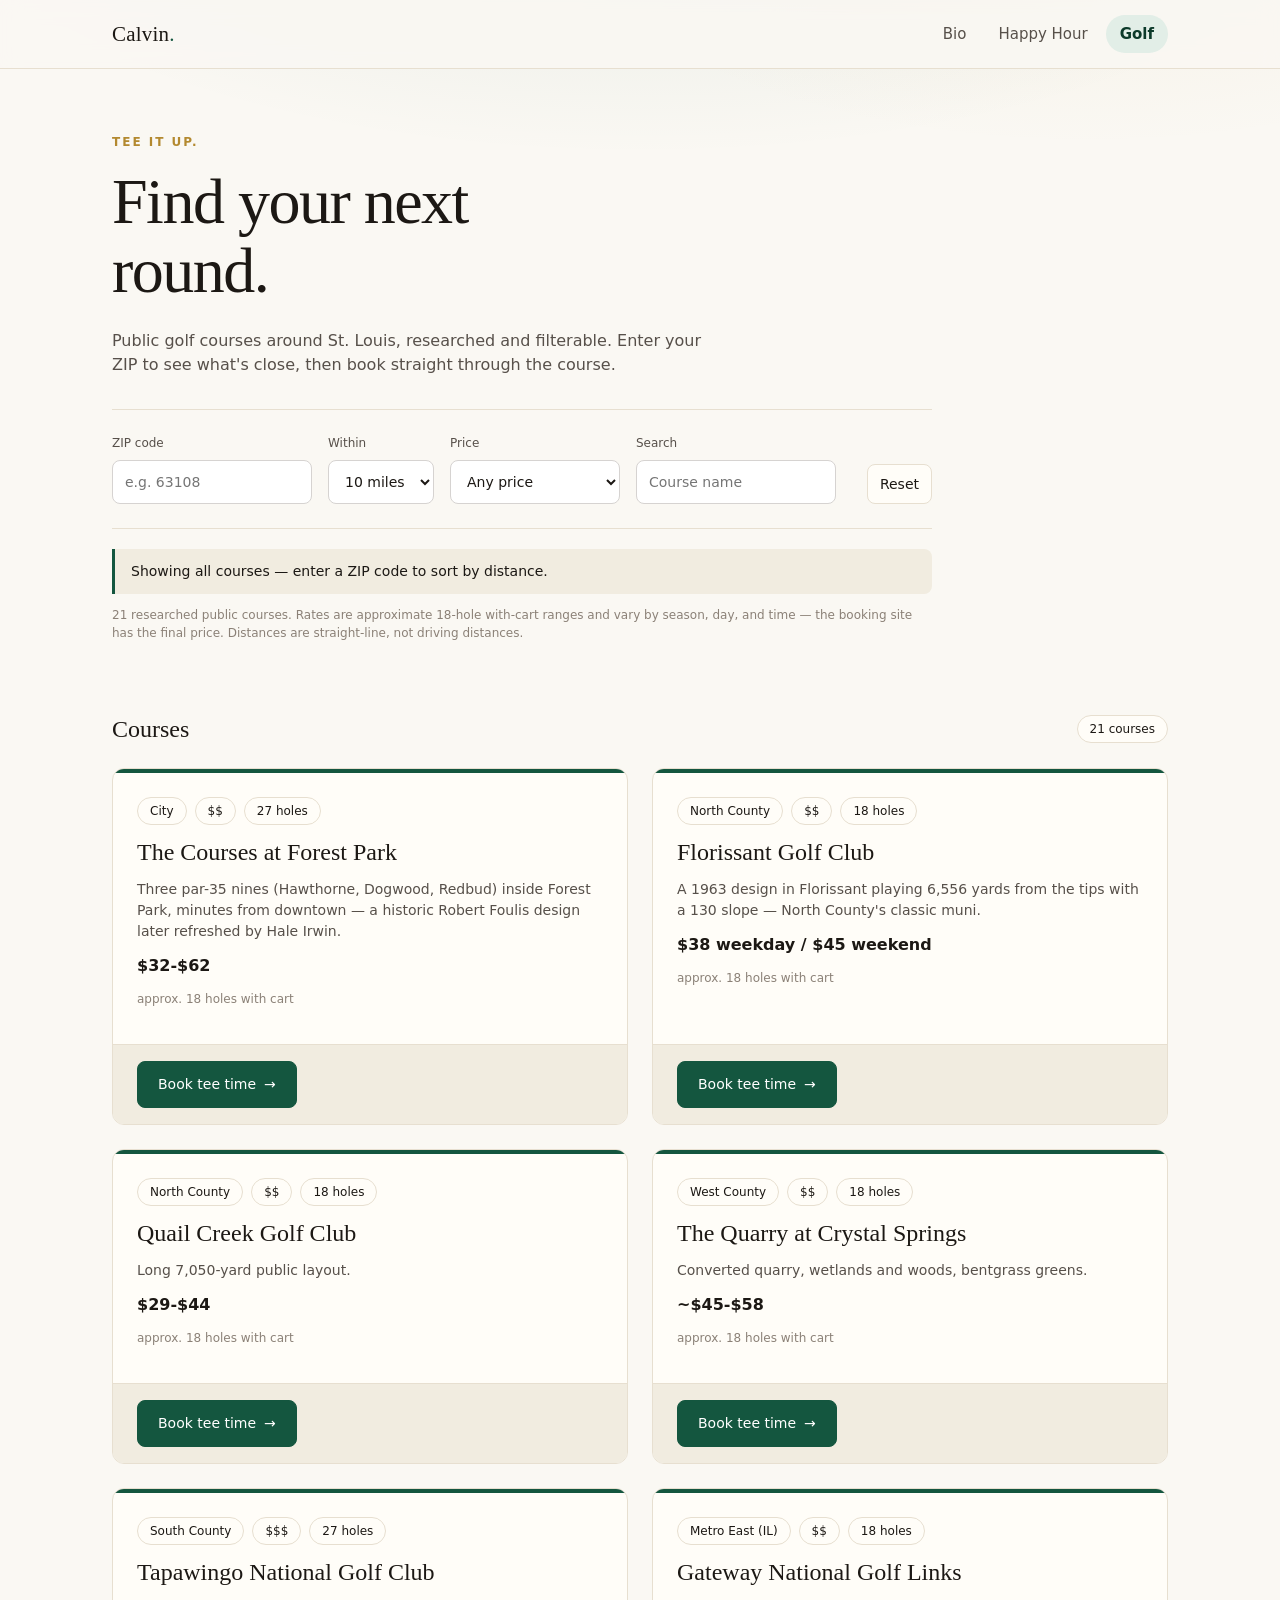
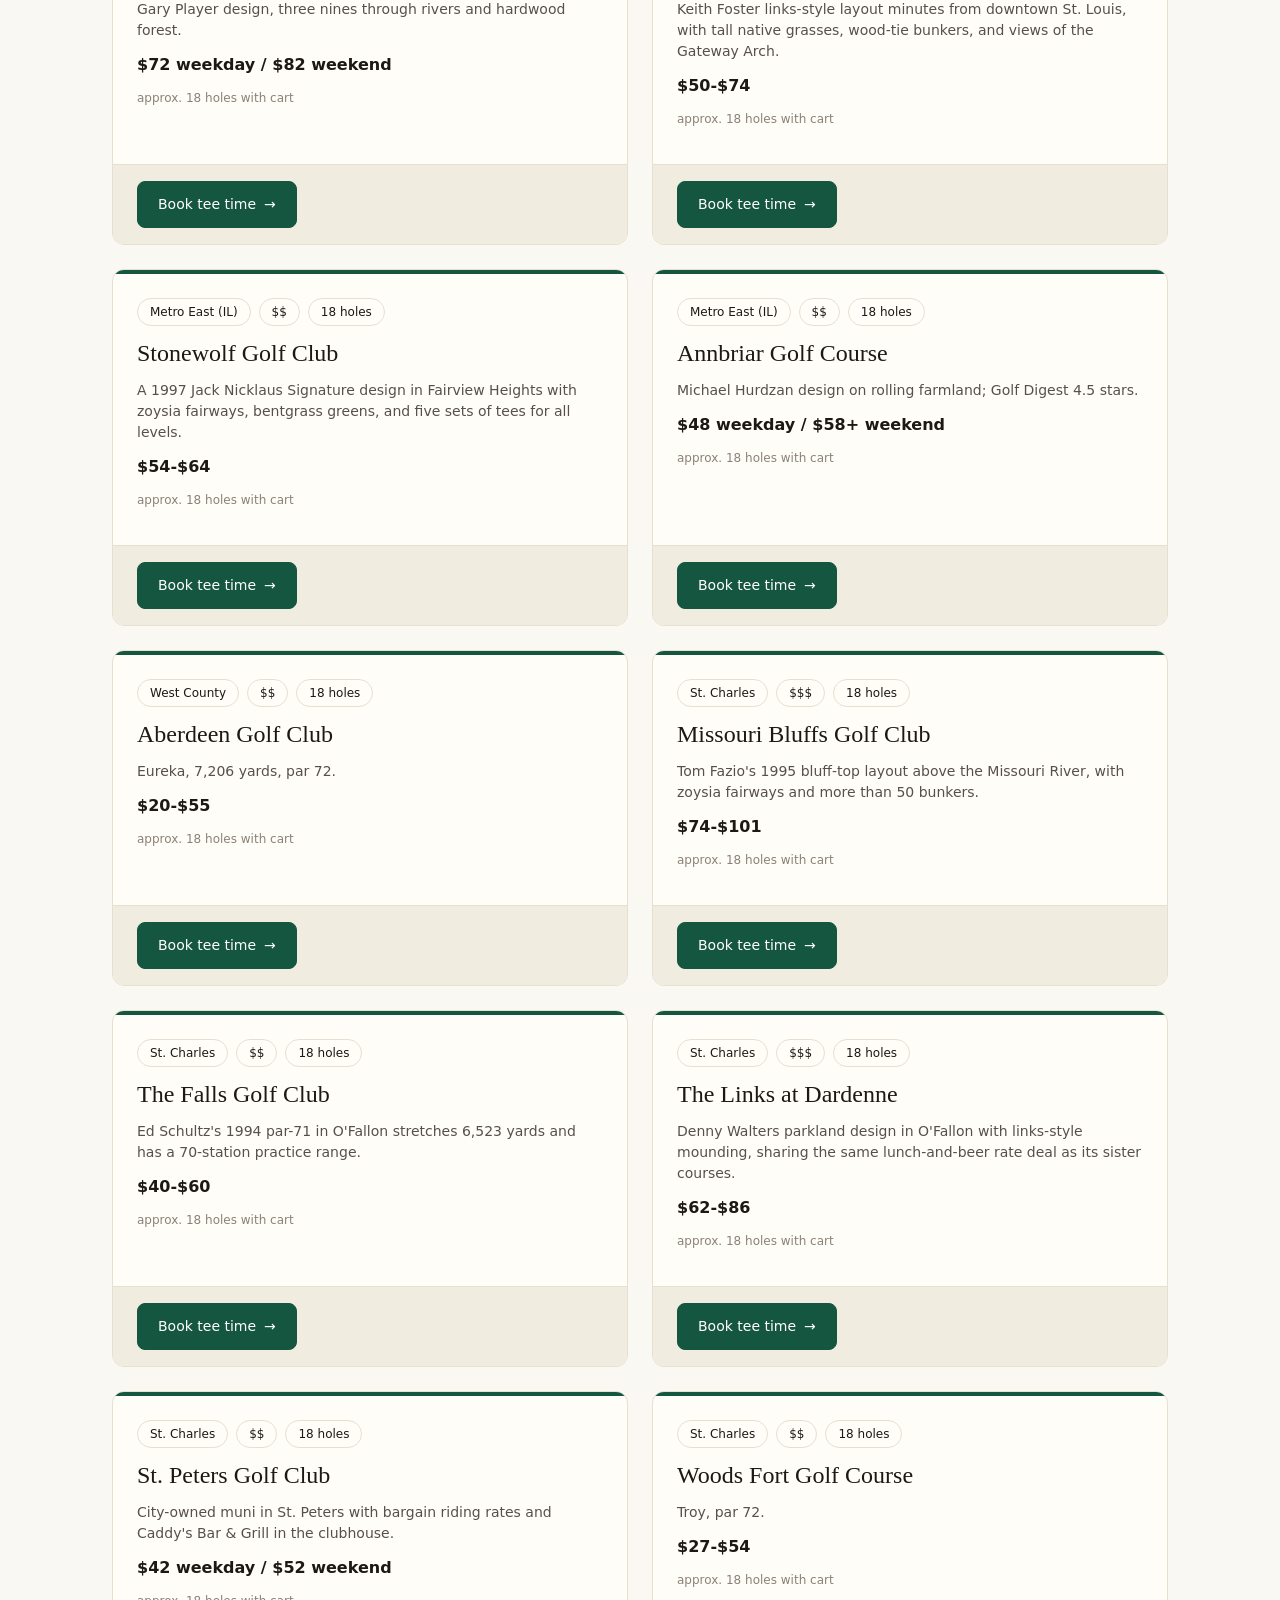
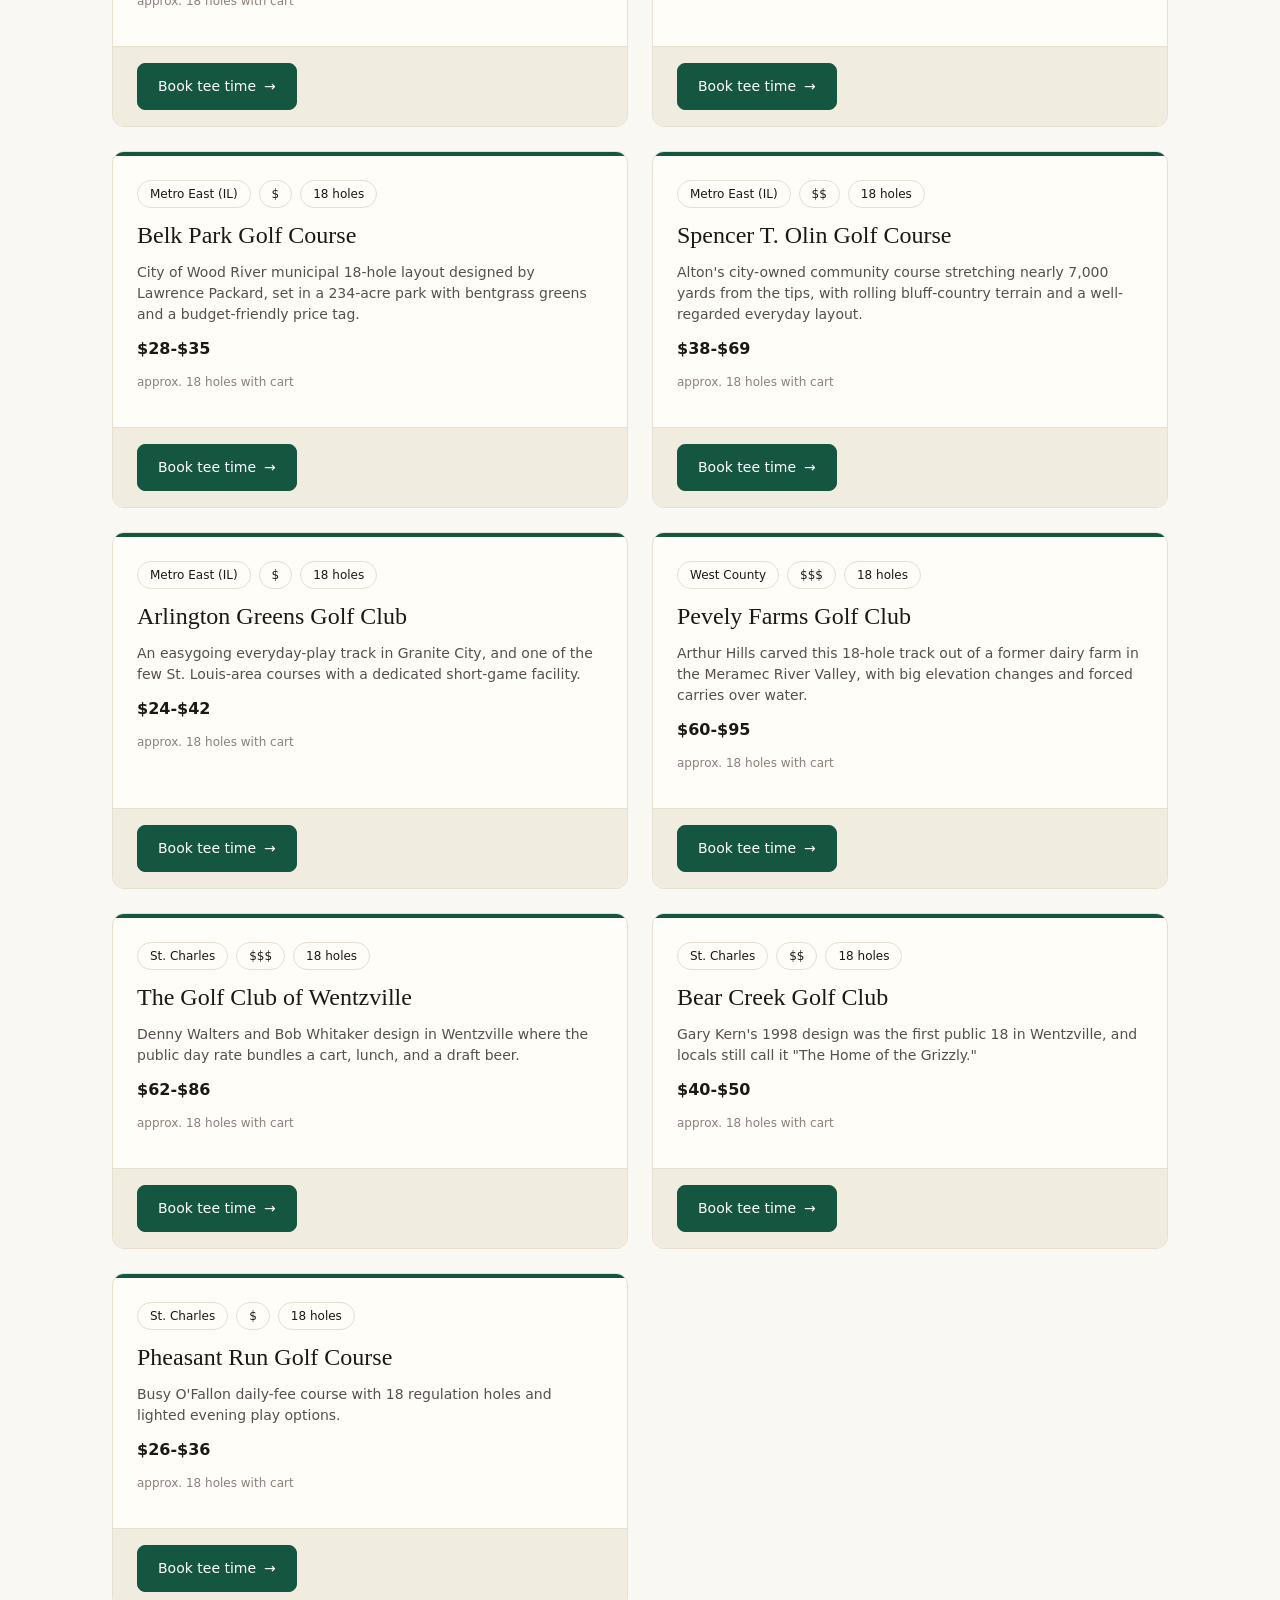
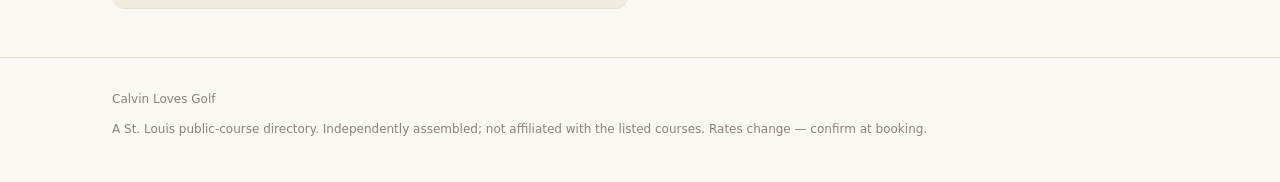
<file: public/golf/index.html>
<!doctype html>
<html lang="en"><head><meta charset="utf-8"><meta name="viewport" content="width=device-width,initial-scale=1"><meta name="theme-color" content="#135b44"><meta name="description" content="Find public golf courses around St. Louis. Search by ZIP code, filter by price, then book your tee time."><title>Calvin Loves Golf — St. Louis public course finder</title><style>
:root{--bg-primary:#faf8f3;--bg-secondary:#f1ece0;--bg-tertiary:#f5f5f4;--surface:#fffdf8;--text-primary:#1c1814;--text-secondary:#57504a;--text-tertiary:#8b8177;--border-primary-solid:#e7dfd0;--brand-primary:#14563f;--brand-primary-hover:#0c3a2a;--brand-secondary-solid:#e2eee7;--gold:#b3892f;--font-body:Inter,ui-sans-serif,system-ui,sans-serif;--font-display:"Iowan Old Style","Palatino Linotype",Palatino,Georgia,ui-serif,serif;--radius-md:8px;--radius-lg:12px}
*{box-sizing:border-box}body{margin:0;background:radial-gradient(1100px 480px at 50% -180px, rgba(20,86,63,.10), transparent 70%),radial-gradient(800px 380px at 85% -120px, rgba(179,137,47,.08), transparent 70%),var(--bg-primary);color:var(--text-primary);font-family:var(--font-body);font-size:16px;line-height:1.5;-webkit-font-smoothing:antialiased}button,input,select{font:inherit}button,a,input,select{touch-action:manipulation}button{cursor:pointer}a{color:var(--brand-primary);text-underline-offset:3px}button:focus-visible,a:focus-visible,input:focus-visible,select:focus-visible{outline:3px solid #53a7d2;outline-offset:3px}[hidden]{display:none!important}.type-title-1{font-family:var(--font-display);font-size:clamp(36px,6vw,64px);line-height:1.08;font-weight:400;letter-spacing:-1.5px}.type-title-3{font-family:var(--font-display);font-size:24px;line-height:1.25;font-weight:400}.type-body{font-size:16px;line-height:1.5}.type-small{font-size:14px;line-height:1.5}.type-tiny{font-size:12px;line-height:1.5}.muted{color:var(--text-tertiary)}.wrap{max-width:1120px;margin:auto;padding:0 32px}.site-header{position:sticky;top:0;z-index:10;background:color-mix(in srgb, var(--bg-primary) 88%, transparent);-webkit-backdrop-filter:blur(10px);backdrop-filter:blur(10px);border-bottom:1px solid var(--border-primary-solid)}.bar{display:flex;justify-content:space-between;align-items:center;min-height:68px;gap:16px}.mark{font:500 21px var(--font-display);color:var(--text-primary);text-decoration:none;letter-spacing:.2px}.mark-dot{color:var(--brand-primary)}.site-header nav{display:flex;gap:4px}.site-header nav a{padding:8px 14px;color:var(--text-secondary);text-decoration:none;font-size:15px;border-radius:999px;transition:background .18s ease,color .18s ease}.site-header nav a:hover{color:var(--brand-primary-hover);background:var(--brand-secondary-solid)}.site-header nav a[aria-current=page]{color:var(--brand-primary-hover);background:var(--brand-secondary-solid);font-weight:600}.pill{display:inline-flex;align-items:center;border:1px solid var(--border-primary-solid);border-radius:999px;padding:4px 12px;font-size:12px;background:var(--surface)}.hero{padding:64px 0 40px;max-width:820px}.eyebrow{text-transform:uppercase;letter-spacing:2px;font-size:12px;font-weight:600;color:var(--gold);margin:0 0 16px}.hero h1{margin:0 0 24px}.hero p.lead{max-width:600px;color:var(--text-secondary);margin:0 0 32px}.toolbar{padding:24px 0;border-top:1px solid var(--border-primary-solid);border-bottom:1px solid var(--border-primary-solid);display:flex;flex-wrap:wrap;gap:16px;align-items:end}.field{display:flex;flex-direction:column;gap:8px;font-size:12px;color:var(--text-secondary)}.field select,.field input{height:44px;border:1px solid #d6d3d1;border-radius:8px;background:white;padding:0 12px;font-size:14px;color:var(--text-primary)}.field input{min-width:140px}.toolbar .push{margin-left:auto}.btn{display:inline-flex;align-items:center;justify-content:center;gap:8px;padding:12px 20px;min-height:44px;border-radius:8px;border:1px solid var(--border-primary-solid);background:var(--surface);color:var(--text-primary);font-size:14px;font-weight:500;text-decoration:none}.btn.primary{background:var(--brand-primary);color:white;border-color:var(--brand-primary)}.btn.primary:hover{background:var(--brand-primary-hover)}.btn.small{padding:8px 12px;min-height:40px}.result-head{display:flex;align-items:center;justify-content:space-between;gap:16px;padding:32px 0 24px}.result-head h2{margin:0}.grid{display:grid;grid-template-columns:1fr 1fr;gap:24px;padding-bottom:48px}.card{display:flex;flex-direction:column;background:var(--surface);border:1px solid var(--border-primary-solid);border-radius:12px;overflow:hidden}.card-accent{height:4px;background:var(--brand-primary)}.card-content{padding:24px;flex:1}.card h3{margin:12px 0 4px}.card .blurb{color:var(--text-secondary);font-size:14px;margin:12px 0}.rate{font-weight:600;margin:8px 0 0}.rate-note{font-size:12px;color:var(--text-tertiary)}.card footer{padding:16px 24px;border-top:1px solid var(--border-primary-solid);background:var(--bg-secondary)}.pills{display:flex;gap:8px;flex-wrap:wrap}.dist{font-size:12px;color:var(--brand-primary);font-weight:600;margin:8px 0 0}.empty{padding:48px 24px;border:1px dashed #d6d3d1;border-radius:12px;text-align:center;margin-bottom:48px}.empty h3{margin:0 0 12px}.disclaimer{font-size:12px;color:var(--text-tertiary);margin:12px 0 0}.notice{border-left:3px solid var(--brand-primary);padding:12px 16px;background:var(--bg-secondary);border-radius:0 8px 8px 0;font-size:14px;max-width:820px;margin-top:20px}.notice.error{border-color:#b45309}.sitefooter{padding:32px 0;border-top:1px solid var(--border-primary-solid);color:var(--text-tertiary);font-size:12px}.sitefooter .wordmark{margin-bottom:8px}
@media(max-width:700px){.wrap{padding:0 20px}.hero{padding:40px 0 32px}.grid{grid-template-columns:1fr;gap:16px}.field{flex:1;min-width:130px}.toolbar .push{margin-left:0}.card-content{padding:20px}.card footer{padding:16px 20px}.bar{min-height:60px}}
@media (prefers-color-scheme:dark){:root{--bg-primary:#141210;--bg-secondary:#1e1b17;--bg-tertiary:#1e1b17;--surface:#1b1815;--text-primary:#f0ebe2;--text-secondary:#c9c0b4;--text-tertiary:#97897a;--border-primary-solid:#2c2721;--brand-primary:#7fc4a4;--brand-primary-hover:#a9dcc0;--brand-secondary-solid:#1d2b24;--gold:#d3a94f}body{background:radial-gradient(1100px 480px at 50% -180px, rgba(127,196,164,.10), transparent 70%),radial-gradient(800px 380px at 85% -120px, rgba(211,169,79,.07), transparent 70%),var(--bg-primary)}.field select,.field input{background:var(--surface);border-color:var(--border-primary-solid);color:var(--text-primary)}.btn.primary{background:#1d6b4e;border-color:#1d6b4e}.site-header{background:color-mix(in srgb, var(--bg-primary) 88%, transparent)}}
</style></head><body>
<header class="site-header"><div class="wrap bar"><a class="mark" href="/">Calvin<span class="mark-dot">.</span></a><nav aria-label="Main"><a href="/">Bio</a><a href="/happy-hour/">Happy Hour</a><a href="/golf/" aria-current="page">Golf</a></nav></div></header>
<main class="wrap">
<section class="hero">
<p class="eyebrow">Tee it up.</p>
<h1 class="type-title-1">Find your next<br>round.</h1>
<p class="lead type-body">Public golf courses around St. Louis, researched and filterable. Enter your ZIP to see what's close, then book straight through the course.</p>
<div class="toolbar" role="search" aria-label="Filter courses">
<label class="field">ZIP code<input id="zip" inputmode="numeric" maxlength="5" placeholder="e.g. 63108" autocomplete="postal-code"></label>
<label class="field">Within<select id="radius"><option value="10">10 miles</option><option value="5">5 miles</option><option value="15">15 miles</option><option value="25">25 miles</option><option value="50">50 miles</option></select></label>
<label class="field">Price<select id="price"><option value="all">Any price</option><option value="$">$ — under ~$35</option><option value="$$">$$ — ~$35–$65</option><option value="$$$">$$$ — over ~$65</option></select></label>
<label class="field">Search<input id="q" type="search" placeholder="Course name" autocomplete="off"></label>
<button id="reset" class="btn small push" type="button">Reset</button>
</div>
<div id="status" class="notice" role="status" aria-live="polite">Showing all courses — enter a ZIP code to sort by distance.</div>
<p class="disclaimer">21 researched public courses. Rates are approximate 18-hole with-cart ranges and vary by season, day, and time — the booking site has the final price. Distances are straight-line, not driving distances.</p>
</section>
<section aria-label="Golf course results">
<div class="result-head"><div><h2 class="type-title-3" id="results-title">Courses</h2></div><span id="count" class="pill"></span></div>
<div id="cards" class="grid"></div>
<div id="empty" class="empty" hidden><h3 class="type-title-3">Nothing matches just yet.</h3><p class="type-small muted">Try a wider radius or a different price range.</p><p><button id="empty-reset" class="btn primary">Reset filters</button></p></div>
</section>
</main>
<footer class="sitefooter"><div class="wrap"><div class="wordmark">Calvin Loves Golf</div><p>A St. Louis public-course directory. Independently assembled; not affiliated with the listed courses. Rates change — confirm at booking.</p></div></footer>
<script>
const COURSES=[
{"name":"The Courses at Forest Park","area":"City","holes":27,"price_band":"$$","typical_rate":"$32-$62","blurb":"Three par-35 nines (Hawthorne, Dogwood, Redbud) inside Forest Park, minutes from downtown — a historic Robert Foulis design later refreshed by Hale Irwin.","booking_url":"https://arcisgolf.com/clubs/the_courses_at_forest_park/home","lat":38.64358,"lon":-90.29188},
{"name":"Florissant Golf Club","area":"North County","holes":18,"price_band":"$$","typical_rate":"$38 weekday / $45 weekend","blurb":"A 1963 design in Florissant playing 6,556 yards from the tips with a 130 slope — North County's classic muni.","booking_url":"https://www.florissantgolfclub.com/tee-times/","lat":38.80533,"lon":-90.28373},
{"name":"Quail Creek Golf Club","area":"North County","holes":18,"price_band":"$$","typical_rate":"$29-$44","blurb":"Long 7,050-yard public layout.","booking_url":"https://fairwayfinder.io/missouri/saint-louis/quail-creek-golf-club","lat":38.46877,"lon":-90.38203},
{"name":"The Quarry at Crystal Springs","area":"West County","holes":18,"price_band":"$$","typical_rate":"~$45-$58","blurb":"Converted quarry, wetlands and woods, bentgrass greens.","booking_url":"http://www.quarrygc.com/","lat":38.72544,"lon":-90.47566},
{"name":"Tapawingo National Golf Club","area":"South County","holes":27,"price_band":"$$$","typical_rate":"$72 weekday / $82 weekend","blurb":"Gary Player design, three nines through rivers and hardwood forest.","booking_url":"http://www.tapawingogolf.com/","lat":38.53135,"lon":-90.42929},
{"name":"Gateway National Golf Links","area":"Metro East (IL)","holes":18,"price_band":"$$","typical_rate":"$50-$74","blurb":"Keith Foster links-style layout minutes from downtown St. Louis, with tall native grasses, wood-tie bunkers, and views of the Gateway Arch.","booking_url":"https://gatewaynational.com/golf/","lat":38.65868,"lon":-90.14296},
{"name":"Stonewolf Golf Club","area":"Metro East (IL)","holes":18,"price_band":"$$","typical_rate":"$54-$64","blurb":"A 1997 Jack Nicklaus Signature design in Fairview Heights with zoysia fairways, bentgrass greens, and five sets of tees for all levels.","booking_url":"http://stonewolfgolf.com/","lat":38.61884,"lon":-89.994},
{"name":"Annbriar Golf Course","area":"Metro East (IL)","holes":18,"price_band":"$$","typical_rate":"$48 weekday / $58+ weekend","blurb":"Michael Hurdzan design on rolling farmland; Golf Digest 4.5 stars.","booking_url":"http://www.annbriar.com/","lat":38.3512,"lon":-90.20053},
{"name":"Aberdeen Golf Club","area":"West County","holes":18,"price_band":"$$","typical_rate":"$20-$55","blurb":"Eureka, 7,206 yards, par 72.","booking_url":"http://www.golfnow.com/courses/-8576-aberdeen-golf-club-details","lat":38.53479,"lon":-90.61844},
{"name":"Missouri Bluffs Golf Club","area":"St. Charles","holes":18,"price_band":"$$$","typical_rate":"$74-$101","blurb":"Tom Fazio's 1995 bluff-top layout above the Missouri River, with zoysia fairways and more than 50 bunkers.","booking_url":"https://www.mobluffs.com/golf/tee-times","lat":38.69399,"lon":-90.67529},
{"name":"The Falls Golf Club","area":"St. Charles","holes":18,"price_band":"$$","typical_rate":"$40-$60","blurb":"Ed Schultz's 1994 par-71 in O'Fallon stretches 6,523 yards and has a 70-station practice range.","booking_url":"https://fallsgolf.com/pro-shop/","lat":38.79301,"lon":-90.72321},
{"name":"The Links at Dardenne","area":"St. Charles","holes":18,"price_band":"$$$","typical_rate":"$62-$86","blurb":"Denny Walters parkland design in O'Fallon with links-style mounding, sharing the same lunch-and-beer rate deal as its sister courses.","booking_url":"https://linksatdardenne.com/tee-times/","lat":38.74291,"lon":-90.71179},
{"name":"St. Peters Golf Club","area":"St. Charles","holes":18,"price_band":"$$","typical_rate":"$42 weekday / $52 weekend","blurb":"City-owned muni in St. Peters with bargain riding rates and Caddy's Bar & Grill in the clubhouse.","booking_url":"https://www.chronogolf.ca/club/st-peters-golf-course","lat":38.79507,"lon":-90.64462},
{"name":"Woods Fort Golf Course","area":"St. Charles","holes":18,"price_band":"$$","typical_rate":"$27-$54","blurb":"Troy, par 72.","booking_url":"https://booking.woodsfortgolf.com/","lat":38.99308,"lon":-90.97529},
{"name":"Belk Park Golf Course","area":"Metro East (IL)","holes":18,"price_band":"$","typical_rate":"$28-$35","blurb":"City of Wood River municipal 18-hole layout designed by Lawrence Packard, set in a 234-acre park with bentgrass greens and a budget-friendly price tag.","booking_url":"https://www.golflink.com/golf-courses/il/wood-river/belk-park-golf-course-313545/rates-tee-times","lat":38.87023,"lon":-90.04501},
{"name":"Spencer T. Olin Golf Course","area":"Metro East (IL)","holes":18,"price_band":"$$","typical_rate":"$38-$69","blurb":"Alton's city-owned community course stretching nearly 7,000 yards from the tips, with rolling bluff-country terrain and a well-regarded everyday layout.","booking_url":"https://www.golfnow.com/tee-times/facility/4632-spencer-t-olin-community-golf-course/search","lat":38.90329,"lon":-90.10423},
{"name":"Arlington Greens Golf Club","area":"Metro East (IL)","holes":18,"price_band":"$","typical_rate":"$24-$42","blurb":"An easygoing everyday-play track in Granite City, and one of the few St. Louis-area courses with a dedicated short-game facility.","booking_url":"https://www.golfnow.com/tee-times/facility/18094-arlington-greens-golf-course/search","lat":38.70792,"lon":-90.03799},
{"name":"Pevely Farms Golf Club","area":"West County","holes":18,"price_band":"$$$","typical_rate":"$60-$95","blurb":"Arthur Hills carved this 18-hole track out of a former dairy farm in the Meramec River Valley, with big elevation changes and forced carries over water.","booking_url":"https://www.chronogolf.com/club/pevely-farms-golf-club","lat":38.52581,"lon":-90.6001},
{"name":"The Golf Club of Wentzville","area":"St. Charles","holes":18,"price_band":"$$$","typical_rate":"$62-$86","blurb":"Denny Walters and Bob Whitaker design in Wentzville where the public day rate bundles a cart, lunch, and a draft beer.","booking_url":"https://www.gcofwentzville.com/golf/tee-times","lat":38.79237,"lon":-90.89644},
{"name":"Bear Creek Golf Club","area":"St. Charles","holes":18,"price_band":"$$","typical_rate":"$40-$50","blurb":"Gary Kern's 1998 design was the first public 18 in Wentzville, and locals still call it \"The Home of the Grizzly.\"","booking_url":"http://www.bearcreekgolf.com/","lat":38.8178,"lon":-90.89536},
{"name":"Pheasant Run Golf Course","area":"St. Charles","holes":18,"price_band":"$","typical_rate":"$26-$36","blurb":"Busy O'Fallon daily-fee course with 18 regulation holes and lighted evening play options.","booking_url":"https://www.teeoff.com/tee-times/facility/3852-pheasant-run-golf-course-mo/search","lat":38.74073,"lon":-90.70395}
];
const cards=document.getElementById('cards'),empty=document.getElementById('empty'),count=document.getElementById('count'),statusEl=document.getElementById('status');
const zipEl=document.getElementById('zip'),radiusEl=document.getElementById('radius'),priceEl=document.getElementById('price'),qEl=document.getElementById('q');
let userLoc=null,zipTimer=null;
function esc(s){return String(s).replace(/[&<>"']/g,c=>({'&':'&amp;','<':'&lt;','>':'&gt;','"':'&quot;',"'":'&#39;'}[c]))}
function miles(a,b,c,d){const R=3958.8,r=Math.PI/180,la1=a*r,la2=c*r,dl=(c-a)*r,do2=(d-b)*r;const h=Math.sin(dl/2)**2+Math.cos(la1)*Math.cos(la2)*Math.sin(do2/2)**2;return 2*R*Math.asin(Math.sqrt(h))}
function render(){
  const price=priceEl.value,q=qEl.value.trim().toLowerCase(),rad=parseFloat(radiusEl.value);
  let list=COURSES.map(c=>{const o=Object.assign({},c);if(userLoc&&c.lat!=null){o.dist=miles(userLoc.lat,userLoc.lon,c.lat,c.lon)}return o});
  list=list.filter(c=>(price==='all'||c.price_band===price)&&(!q||c.name.toLowerCase().includes(q)));
  if(userLoc){list=list.filter(c=>c.dist==null||c.dist<=rad);list.sort((a,b)=>(a.dist??1e9)-(b.dist??1e9))}
  count.textContent=list.length+' course'+(list.length===1?'':'s');
  empty.hidden=list.length>0;
  cards.innerHTML=list.map(c=>`<article class="card"><div class="card-accent"></div><div class="card-content"><div class="pills"><span class="pill">${esc(c.area)}</span><span class="pill">${esc(c.price_band)}</span><span class="pill">${c.holes} holes</span></div><h3 class="type-title-3">${esc(c.name)}</h3>${c.dist!=null?`<p class="dist">${c.dist.toFixed(1)} miles away</p>`:''}<p class="blurb">${esc(c.blurb)}</p><p class="rate">${esc(c.typical_rate)}</p><p class="rate-note">approx. 18 holes with cart</p></div><footer><a class="btn primary" href="${esc(c.booking_url)}" target="_blank" rel="noopener">Book tee time <span aria-hidden="true">&rarr;</span></a></footer></article>`).join('');
}
async function geocodeZip(){
  const z=zipEl.value.trim();
  if(!/^\d{5}$/.test(z)){userLoc=null;statusEl.textContent='Showing all courses — enter a ZIP code to sort by distance.';statusEl.classList.remove('error');render();return}
  statusEl.textContent='Looking up '+z+'…';statusEl.classList.remove('error');
  try{
    const r=await fetch('https://nominatim.openstreetmap.org/search?format=json&countrycodes=us&postalcode='+z,{headers:{'Accept':'application/json'}});
    const j=await r.json();
    if(j&&j.length){userLoc={lat:parseFloat(j[0].lat),lon:parseFloat(j[0].lon)};const label=j[0].display_name.split(',').slice(0,2).join(',');statusEl.textContent='Showing courses near '+label+'.';render()}
    else{userLoc=null;statusEl.textContent='Could not find ZIP '+esc(z)+'. Showing all courses.';statusEl.classList.add('error');render()}
  }catch(e){userLoc=null;statusEl.textContent='ZIP lookup failed — showing all courses.';statusEl.classList.add('error');render()}
}
function reset(){zipEl.value='';radiusEl.value='10';priceEl.value='all';qEl.value='';userLoc=null;statusEl.textContent='Showing all courses — enter a ZIP code to sort by distance.';statusEl.classList.remove('error');render()}
zipEl.addEventListener('input',()=>{clearTimeout(zipTimer);zipTimer=setTimeout(geocodeZip,600)});
radiusEl.addEventListener('change',render);priceEl.addEventListener('change',render);qEl.addEventListener('input',render);
document.getElementById('reset').addEventListener('click',reset);
document.getElementById('empty-reset').addEventListener('click',reset);
render();
</script>
</body></html>
</file>
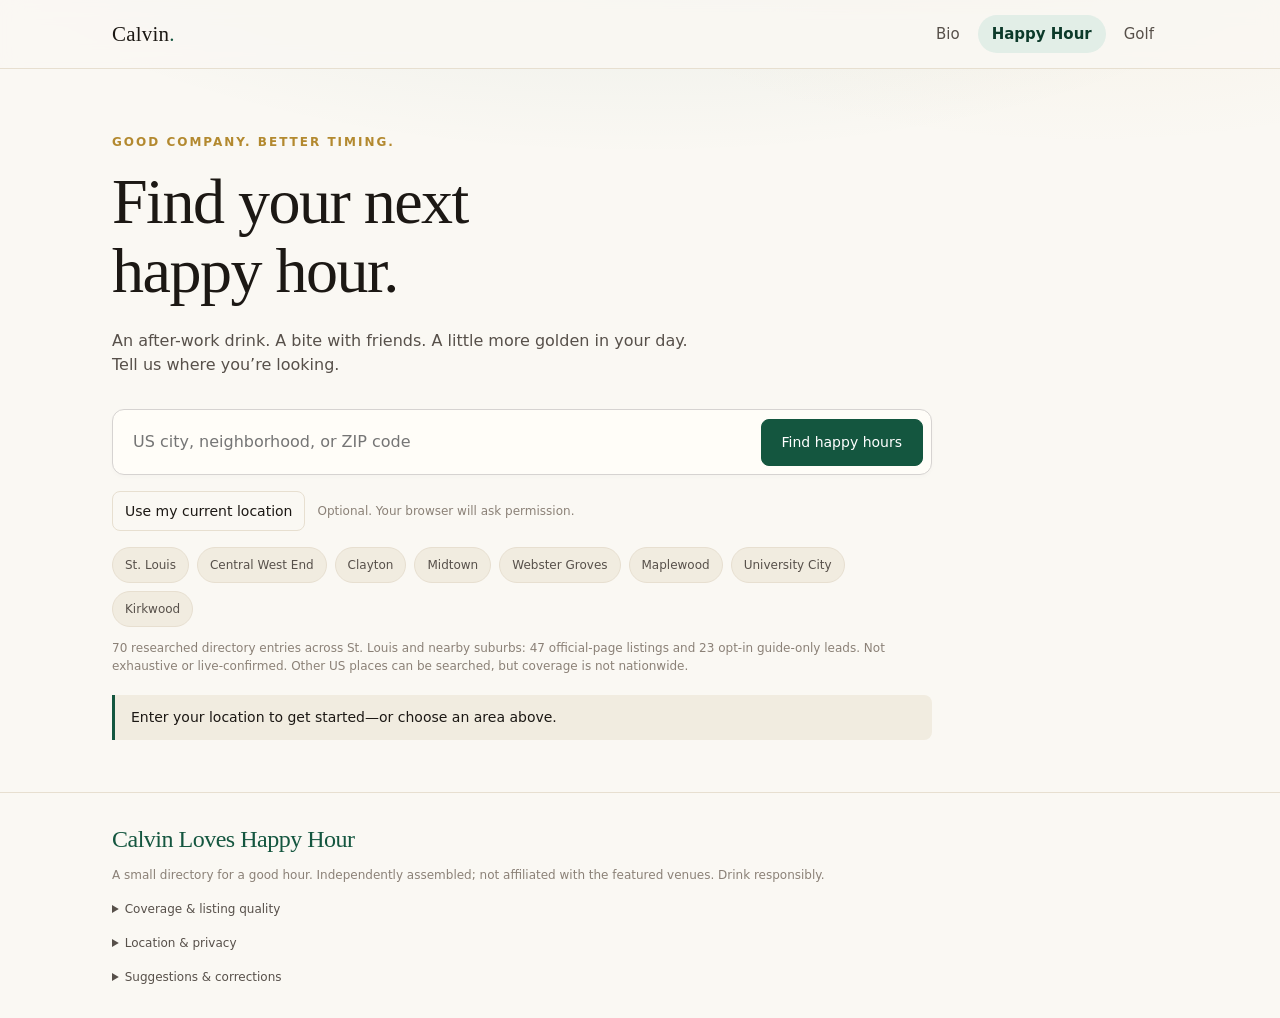
<file: public/happy-hour/index.html>
<!doctype html>
<html lang="en"><head><meta charset="utf-8"><meta name="viewport" content="width=device-width,initial-scale=1"><meta name="theme-color" content="#135b44"><meta name="description" content="Find source-checked St. Louis happy hours. Search by city, neighborhood, or ZIP code and plan your next good hour."><title>Calvin Loves Happy Hour — Find your happy hour</title><style>
:root{--bg-primary:#faf8f3;--bg-secondary:#f1ece0;--bg-tertiary:#f5f5f4;--surface:#fffdf8;--text-primary:#1c1814;--text-secondary:#57504a;--text-tertiary:#8b8177;--border-primary-solid:#e7dfd0;--brand-primary:#14563f;--brand-primary-hover:#0c3a2a;--brand-secondary-solid:#e2eee7;--gold:#b3892f;--font-body:Inter,ui-sans-serif,system-ui,sans-serif;--font-display:"Iowan Old Style","Palatino Linotype",Palatino,Georgia,ui-serif,serif;--radius-md:8px;--radius-lg:12px}
*{box-sizing:border-box}body{margin:0;background:radial-gradient(1100px 480px at 50% -180px, rgba(20,86,63,.10), transparent 70%),radial-gradient(800px 380px at 85% -120px, rgba(179,137,47,.08), transparent 70%),var(--bg-primary);color:var(--text-primary);font-family:var(--font-body);font-size:16px;line-height:1.5;-webkit-font-smoothing:antialiased}button,input,select{font:inherit}button,a,input,select{touch-action:manipulation}button{cursor:pointer}a{color:var(--brand-primary);text-underline-offset:3px}button:focus-visible,a:focus-visible,input:focus-visible,select:focus-visible{outline:3px solid #53a7d2;outline-offset:3px}button:disabled{cursor:wait;opacity:.6}[hidden]{display:none!important}.type-title-1{font-family:var(--font-display);font-size:clamp(36px,6vw,64px);line-height:1.08;font-weight:400;letter-spacing:-1.5px}.type-title-3{font-family:var(--font-display);font-size:24px;line-height:1.25;font-weight:400}.type-title-4{font-family:var(--font-display);font-size:20px;line-height:1.3;font-weight:400}.type-body{font-size:16px;line-height:1.5}.type-small{font-size:14px;line-height:1.5}.type-tiny{font-size:12px;line-height:1.5}.muted{color:var(--text-tertiary)}.wrap{max-width:1120px;margin:auto;padding:0 32px}.site-header{position:sticky;top:0;z-index:10;background:color-mix(in srgb, var(--bg-primary) 88%, transparent);-webkit-backdrop-filter:blur(10px);backdrop-filter:blur(10px);border-bottom:1px solid var(--border-primary-solid)}.bar{display:flex;justify-content:space-between;align-items:center;min-height:68px;gap:16px}.mark{font:500 21px var(--font-display);color:var(--text-primary);text-decoration:none;letter-spacing:.2px}.mark-dot{color:var(--brand-primary)}.site-header nav{display:flex;gap:4px}.site-header nav a{padding:8px 14px;color:var(--text-secondary);text-decoration:none;font-size:15px;border-radius:999px;transition:background .18s ease,color .18s ease}.site-header nav a:hover{color:var(--brand-primary-hover);background:var(--brand-secondary-solid)}.site-header nav a[aria-current=page]{color:var(--brand-primary-hover);background:var(--brand-secondary-solid);font-weight:600}.wordmark{font-family:var(--font-display);font-size:24px;color:var(--brand-primary);letter-spacing:-.5px}.nav-right{display:flex;align-items:center;gap:16px}.pill{display:inline-flex;align-items:center;border:1px solid var(--border-primary-solid);border-radius:999px;padding:4px 12px;font-size:12px;background:var(--surface)}.hero{padding:64px 0 40px;max-width:820px}.eyebrow{text-transform:uppercase;letter-spacing:2px;font-size:12px;font-weight:600;color:var(--gold);margin:0 0 16px}.hero h1{margin:0 0 24px}.hero p.lead{max-width:600px;color:var(--text-secondary);margin:0 0 32px}.searchbox{padding:8px;background:var(--surface);border:1px solid #d6d3d1;border-radius:12px;display:flex;gap:8px;align-items:center;box-shadow:0 2px 4px #1c191705}.searchbox input{min-width:0;flex:1;border:0;padding:12px;background:transparent;color:var(--text-primary);outline-offset:0}.btn{display:inline-flex;align-items:center;justify-content:center;gap:8px;padding:12px 20px;min-height:44px;border-radius:8px;border:1px solid var(--border-primary-solid);background:var(--surface);color:var(--text-primary);font-size:14px;font-weight:500;text-decoration:none}.btn.primary{background:var(--brand-primary);color:white;border-color:var(--brand-primary)}.btn.primary:hover{background:var(--brand-primary-hover)}.btn.ghost{background:transparent}.btn.small{padding:8px 12px;min-height:40px}.searchbelow{display:flex;flex-wrap:wrap;gap:12px;align-items:center;margin:16px 0}.quick{display:flex;gap:8px;flex-wrap:wrap;margin-top:16px}.quick button{border:1px solid var(--border-primary-solid);background:var(--bg-secondary);border-radius:999px;padding:8px 12px;font-size:12px;color:var(--text-secondary)}.notice{border-left:3px solid var(--brand-primary);padding:12px 16px;background:var(--bg-secondary);border-radius:0 8px 8px 0;font-size:14px;max-width:820px;margin-top:20px}.error{border-color:#b45309;color:#92400e}.toolbar{padding:24px 0;border-top:1px solid var(--border-primary-solid);border-bottom:1px solid var(--border-primary-solid);display:flex;flex-wrap:wrap;gap:16px;align-items:end}.field{display:flex;flex-direction:column;gap:8px;font-size:12px;color:var(--text-secondary)}.field select{height:44px;border:1px solid #d6d3d1;border-radius:8px;background:white;padding:0 12px;font-size:14px;color:var(--text-primary)}.check{display:flex;gap:8px;align-items:center;min-height:44px;font-size:14px}.check input{width:18px;height:18px;accent-color:var(--brand-primary)}.toolbar .push{margin-left:auto}.result-head{display:flex;align-items:center;justify-content:space-between;gap:16px;padding:32px 0 24px}.result-head h2{margin:0}.result-head p{margin:4px 0 0}.grid{display:grid;grid-template-columns:1fr 1fr;gap:24px;padding-bottom:48px}.card{display:flex;flex-direction:column;background:var(--surface);border:1px solid var(--border-primary-solid);border-radius:12px;overflow:hidden}.card-accent{height:4px;background:var(--brand-primary)}.card-content{padding:24px;flex:1}.card-top{display:flex;align-items:start;justify-content:space-between;gap:16px}.card h3{margin:12px 0 4px}.save{border:1px solid var(--border-primary-solid);padding:8px 12px;background:white;border-radius:8px;color:var(--text-secondary);font-size:12px;min-height:40px}.save[aria-pressed=true]{background:var(--brand-secondary-solid);border-color:var(--brand-primary);color:var(--brand-primary)}.schedule{margin:20px 0 12px;font-weight:500}.offers{padding:0;list-style:none;margin:0;display:grid;gap:8px}.offers li{background:var(--bg-secondary);padding:12px;border-radius:8px;font-size:14px}.offers a{font-size:12px;margin-left:4px}.card footer{padding:16px 24px;border-top:1px solid var(--border-primary-solid);background:var(--bg-secondary)}.actions{display:flex;gap:8px;flex-wrap:wrap;margin-bottom:12px}.live{background:var(--brand-secondary-solid);color:var(--brand-primary);border:0}.warning{background:#fffbeb;color:#92400e;border-color:#fde68a}.distance{font-size:12px;color:var(--text-tertiary);margin:8px 0}.empty{padding:48px 24px;border:1px dashed #d6d3d1;border-radius:12px;text-align:center;margin-bottom:48px}.empty h3{margin:0 0 12px}.empty p{max-width:480px;margin:0 auto 24px;color:var(--text-secondary)}.map-panel{border:1px solid var(--border-primary-solid);border-radius:12px;margin-bottom:24px;overflow:hidden}.mapbar{padding:16px;display:flex;align-items:center;justify-content:space-between;gap:16px;background:var(--bg-secondary)}iframe{display:block;width:100%;height:400px;border:0}.sitefooter{padding:32px 0;border-top:1px solid var(--border-primary-solid);color:var(--text-tertiary);font-size:12px}.sitefooter details{margin-top:16px;max-width:820px}.sitefooter summary{cursor:pointer;color:var(--text-secondary)}.choices{display:grid;gap:8px;margin-top:12px}.choices button{text-align:left;justify-content:start}.sr-only{position:absolute;width:1px;height:1px;overflow:hidden;clip:rect(0,0,0,0)}.banner{display:flex;align-items:center;gap:12px;padding:16px 24px;background:var(--bg-tertiary);border-radius:12px;margin-bottom:32px}.banner p{margin:0}.count{white-space:nowrap}.nowclock{font-variant-numeric:tabular-nums}.noscript{padding:20px;background:#fffbeb}.disclaimer{font-size:12px;color:var(--text-tertiary);margin:12px 0 0}
@media(max-width:700px){.wrap{padding:0 20px}.bar{min-height:60px}.nav-right .pill{display:none}.hero{padding:40px 0 32px}.type-title-1{letter-spacing:-1px}.searchbox{flex-wrap:wrap}.searchbox input{width:100%;flex-basis:100%}.searchbox .btn{flex:1}.grid{grid-template-columns:1fr;gap:16px}.toolbar{gap:12px}.field{flex:1;min-width:130px}.toolbar .push{margin-left:0}.result-head{align-items:start}.card-content{padding:20px}.card footer{padding:16px 20px}.banner{padding:16px}.count{white-space:normal}iframe{height:300px}.wordmark{font-size:22px}}
.wordmark{line-height:1.2}@media(max-width:480px){.site-header .mark{font-size:19px}.nav-right{flex-shrink:0}.bar{gap:12px}}
@media (prefers-color-scheme:dark){:root{--bg-primary:#141210;--bg-secondary:#1e1b17;--bg-tertiary:#1e1b17;--surface:#1b1815;--text-primary:#f0ebe2;--text-secondary:#c9c0b4;--text-tertiary:#97897a;--border-primary-solid:#2c2721;--brand-primary:#7fc4a4;--brand-primary-hover:#a9dcc0;--brand-secondary-solid:#1d2b24;--gold:#d3a94f}body{background:radial-gradient(1100px 480px at 50% -180px, rgba(127,196,164,.10), transparent 70%),radial-gradient(800px 380px at 85% -120px, rgba(211,169,79,.07), transparent 70%),var(--bg-primary)}.field select{background:var(--surface);border-color:var(--border-primary-solid);color:var(--text-primary)}.searchbox input{color:var(--text-primary)}.btn.primary{background:#1d6b4e;border-color:#1d6b4e}.site-header{background:color-mix(in srgb, var(--bg-primary) 88%, transparent)}}</style></head><body>
<noscript><div class="noscript">Enable JavaScript to search and filter listings. Official happy-hour menus: <a href="https://pastariastl.com/happyhour">Pastaria</a>, <a href="https://brasseriebyniche.com/happyhour">Brasserie</a>, <a href="https://bowoodbyniche.com/happyhour">Bowood</a>.</div></noscript>
<header class="site-header"><div class="wrap bar"><a class="mark" href="/">Calvin<span class="mark-dot">.</span></a><nav aria-label="Main"><a href="/">Bio</a><a href="/happy-hour/" aria-current="page">Happy Hour</a><a href="/golf/">Golf</a></nav></div></header>
<main class="wrap"><section class="hero"><p class="eyebrow">Good company. Better timing.</p><h1 class="type-title-1">Find your next<br>happy hour.</h1><p class="lead type-body">An after-work drink. A bite with friends. A little more golden in your day. Tell us where you’re looking.</p>
<form id="search-form"><label for="location" class="sr-only">US city, neighborhood, or ZIP code</label><div class="searchbox"><input id="location" autocomplete="off" maxlength="160" placeholder="US city, neighborhood, or ZIP code" required><button id="search-button" class="btn primary" type="submit">Find happy hours</button></div></form>
<div class="searchbelow"><button id="use-location" class="btn ghost small" type="button">Use my current location</button><span class="type-tiny muted">Optional. Your browser will ask permission.</span></div>
<div class="quick" aria-label="Try a local area"><button data-area="St. Louis, MO">St. Louis</button><button data-area="Central West End">Central West End</button><button data-area="Clayton, MO">Clayton</button><button data-area="Midtown, St. Louis">Midtown</button><button data-area="Webster Groves">Webster Groves</button><button data-area="Maplewood">Maplewood</button><button data-area="University City">University City</button><button data-area="Kirkwood">Kirkwood</button></div>
<p class="disclaimer">70 researched directory entries across St. Louis and nearby suburbs: 47 official-page listings and 23 opt-in guide-only leads. Not exhaustive or live-confirmed. Other US places can be searched, but coverage is not nationwide.</p>
<div id="status" class="notice" role="status" aria-live="polite">Enter your location to get started—or choose an area above.</div><div id="choices" class="choices"></div></section>
<section id="results-section" hidden aria-label="Happy hour results"><div class="toolbar"><label class="field">Day<select id="day"><option value="any">Any day</option><option value="today">Today</option><option value="1">Monday</option><option value="2">Tuesday</option><option value="3">Wednesday</option><option value="4">Thursday</option><option value="5">Friday</option><option value="6">Saturday</option><option value="0">Sunday</option></select></label><label class="field">Specials<select id="type"><option value="all">All specials</option><option value="food">Food</option><option value="beer">Beer</option><option value="wine">Wine</option><option value="cocktails">Cocktails</option></select></label><label class="field">Within<select id="radius"><option value="10">10 miles</option><option value="3">3 miles</option><option value="7">7 miles</option><option value="5">5 miles</option><option value="25">25 miles</option><option value="all">Entire directory</option></select></label><label class="check"><input id="now" type="checkbox">Happening now</label><label class="check"><input id="include-guides" type="checkbox">Include unconfirmed guide leads</label><label class="check"><input id="saved-only" type="checkbox">Saved only</label><button id="reset" class="btn small push">Reset filters</button></div>
<div class="result-head"><div><h2 class="type-title-3" id="results-title">Happy hours near you</h2><p class="type-tiny muted" id="clock"></p></div><span id="count" class="pill count"></span></div>
<div class="banner type-small"><p>Source-checked, not live-confirmed. Offers can change; check the official menu before you go. Distances and pins are estimates. Near-boundary venues may be misclassified until coordinates are verified.</p></div>
<div id="map-panel" class="map-panel" hidden><div class="mapbar"><div><strong id="map-title" class="type-small"></strong><div class="type-tiny muted">Approximate pin · map provided by OpenStreetMap</div></div><button id="close-map" class="btn small">Close map</button></div><iframe id="map-frame" title="Selected venue map" loading="lazy" referrerpolicy="no-referrer"></iframe></div>
<div id="cards" class="grid"></div><div id="empty" class="empty" hidden><h3 class="type-title-3" id="empty-title">Nothing matches just yet.</h3><p id="empty-text"></p><button id="empty-reset" class="btn primary">Reset filters</button></div></section>
</main><footer class="sitefooter" id="about"><div class="wrap"><div class="wordmark">Calvin Loves Happy Hour</div><p>A small directory for a good hour. Independently assembled; not affiliated with the featured venues. Drink responsibly.</p><details><summary>Coverage & listing quality</summary><p>The expanded directory includes 70 entries, including additional West County and Sunset Hills venues around Des Peres. Forty-seven have an official page supporting a happy-hour program (some branch applicability, schedules or prices remain incomplete); twenty-three are guide-only leads hidden by default. Manual Des Peres searches use an approximate local center; visitors choose the radius themselves. Distances are straight-line, not driving distances. Coordinates are approximate; near-boundary results need map confirmation. This is not a census of every venue. Research checkpoints are October 1 and October 2, 2026; each card shows its own source-check date. Venues have not confirmed these offers directly. Schedules and prices are not refreshed automatically. Conflicting or incomplete windows are excluded from “Happening now,” as are all guide-only leads. Open-ended “until close” windows are shown but not treated as verified live matches. Multiple daytime windows are supported; late-night overnight matching is not inferred. Holiday closures and special events are not modeled. “Happening now” means the published schedule matches the current time, not a live open/closed guarantee. All listed venues use America/Chicago time. A source-check date means the source was accessed, not that the offer was newly published or confirmed in person. Known closure notices were used to remove stale leads, but the directory is not a venue census.</p></details><details><summary>Location & privacy</summary><p>No account or analytics are included. Saved venues stay in this browser only. Familiar St. Louis areas are resolved locally; other manual searches are sent to OpenStreetMap’s Nominatim service to locate US places. Precise browser location is used in memory to calculate distances and is not sent to the search service. Opening a venue map sends that venue’s approximate coordinates to OpenStreetMap; directions and menu links open external sites. Hosting providers and external services may keep standard access logs. Search results use approximate straight-line distances, not driving distances. Clear saved places with the button below.</p><button id="clear-saved" class="btn small">Clear saved places</button></details><details><summary>Suggestions & corrections</summary><p>There is no online submission service in this pilot. To report a changed offer, send the site owner the venue name and an official menu link. The owner can edit the listing data and redeploy the site. Do not send sensitive personal information.</p></details></div></footer>
<script id="venue-data" type="application/json">[{"id": "kitchen", "name": "Kitchen Bar", "neighborhood": "Midtown / City Foundry", "address": "3730 Foundry Way, St. Louis, MO 63110", "lat": 38.6346, "lng": -90.2393, "days": [1, 2, 3, 4, 5], "start": 900, "end": 1020, "schedule": "Monday–Friday · 3–5 PM", "description": "A simple after-work stop inside the City Foundry food hall.", "offers": [{"text": "$5 cans · $6 draughts", "type": "beer", "cite": "web47", "url": "https://nichefoodgroup.com/blog/your-guide-to-niche-food-group-happy-hours-in-st-louis"}], "types": ["beer"], "source": "https://nichefoodgroup.com/blog/your-guide-to-niche-food-group-happy-hours-in-st-louis", "sourceCite": "web47", "addressCite": "web60", "addressSource": "https://www.cityfoundrystl.com/food-hall", "note": "Food from nearby vendors is separate from these drink specials.", "uncertain": false, "checked": "2026-10-01", "quality": "official", "scheduleCite": "web47", "website": "https://www.cityfoundrystl.com/food-hall", "sessions": [{"days": [1, 2, 3, 4, 5], "start": 900, "end": 1020, "confirmed": true}], "descriptionCite": "web47"}, {"id": "pastaria", "name": "Pastaria", "neighborhood": "Downtown Clayton", "address": "7734 Forsyth Blvd, Suite 1, Clayton, MO 63105", "lat": 38.6502, "lng": -90.3366, "days": [0, 1, 2, 3, 4, 5, 6], "start": 960, "end": 1050, "schedule": "Daily · 4–5:30 PM", "description": "Italian bites, wood-fired pizza, and an early-evening pour.", "offers": [{"text": "$14 happy-hour pizzas · $10 risotto balls", "type": "food", "cite": "web58", "url": "https://pastariastl.com/happyhour"}, {"text": "$6 draught beer / house wine · $10 selected cocktails", "type": "drink", "cite": "web47", "url": "https://nichefoodgroup.com/blog/your-guide-to-niche-food-group-happy-hours-in-st-louis"}], "types": ["food", "beer", "wine", "cocktails"], "source": "https://pastariastl.com/happyhour", "sourceCite": "web58", "addressCite": "web54", "addressSource": "https://pastariastl.com/", "note": "Selected menu items only. Check the official menu for conditions.", "uncertain": false, "checked": "2026-10-01", "quality": "official", "scheduleCite": "web58", "website": "https://pastariastl.com/", "sessions": [{"days": [0, 1, 2, 3, 4, 5, 6], "start": 960, "end": 1050, "confirmed": true}], "descriptionCite": "web58"}, {"id": "brasserie", "name": "Brasserie by Niche", "neighborhood": "Central West End", "address": "4580 Laclede Ave, St. Louis, MO 63108", "lat": 38.6407, "lng": -90.2615, "days": [0, 1, 2, 3, 4], "start": 1020, "end": 1080, "schedule": "Sunday–Thursday · 5–6 PM", "description": "French bistro bites and a one-hour wind-down in the CWE.", "offers": [{"text": "$12 single cheeseburger with fries · $6.50 frites", "type": "food", "cite": "web57", "url": "https://brasseriebyniche.com/happyhour"}, {"text": "$6 house wine · $10 selected cocktails", "type": "drink", "cite": "web47", "url": "https://nichefoodgroup.com/blog/your-guide-to-niche-food-group-happy-hours-in-st-louis"}], "types": ["food", "wine", "cocktails"], "source": "https://brasseriebyniche.com/happyhour", "sourceCite": "web57", "addressCite": "web51", "addressSource": "https://brasseriebyniche.com/", "note": "Selected menu items only. Confirm with the restaurant before visiting.", "uncertain": false, "checked": "2026-10-01", "quality": "official", "scheduleCite": "web57", "website": "https://brasseriebyniche.com/", "sessions": [{"days": [0, 1, 2, 3, 4], "start": 1020, "end": 1080, "confirmed": true}], "descriptionCite": "web57"}, {"id": "bowood", "name": "Bowood by Niche", "neighborhood": "Central West End", "address": "4605 Olive St, St. Louis, MO 63108", "lat": 38.6506, "lng": -90.2602, "days": [1, 2, 3, 4], "start": 480, "end": 540, "schedule": "Monday–Thursday · 8–9 AM (menu listing)", "description": "A morning happy hour for breakfast and coffee plans.", "offers": [{"text": "$8 classic breakfast / pancake · $9 eggs Benedict", "type": "food", "cite": "web59", "url": "https://bowoodbyniche.com/happyhour"}, {"text": "$4 beer · $6 wine (operator guide)", "type": "drink", "cite": "web47", "url": "https://nichefoodgroup.com/blog/your-guide-to-niche-food-group-happy-hours-in-st-louis"}], "types": ["food", "beer", "wine"], "source": "https://bowoodbyniche.com/happyhour", "sourceCite": "web59", "addressCite": "web56", "addressSource": "https://bowoodbyniche.com/", "note": "Hours need confirmation: the happy-hour menu says 8–9 AM; the homepage says 8–10 AM. Excluded from “Happening now” until confirmed.", "uncertain": true, "checked": "2026-10-01", "quality": "official", "scheduleCite": "web59", "website": "https://bowoodbyniche.com/", "sessions": [{"days": [1, 2, 3, 4], "start": 480, "end": 540, "confirmed": false}], "descriptionCite": "web59"}, {"id": "frisco", "name": "The Frisco Barroom", "neighborhood": "Webster Groves", "address": "8110 Big Bend Blvd, Webster Groves, MO 63119", "lat": 38.5922, "lng": -90.3398, "days": [1, 2, 3, 4, 5], "start": 840, "end": 1080, "sessions": [{"days": [1, 2, 3, 4, 5], "start": 840, "end": 1080, "confirmed": true}], "schedule": "Monday–Friday · 2–6 PM", "description": "Published happy-hour listing. See linked sources for full terms.", "offers": [{"text": "$7 beer-and-brat pairing · $6 deviled eggs · $8 poutine", "type": "food", "cite": "web87", "url": "https://www.thefriscostl.com/happy-hour-1"}], "types": ["food", "beer"], "source": "https://www.thefriscostl.com/happy-hour-1", "sourceCite": "web87", "scheduleCite": "web87", "addressCite": "web87", "addressSource": "https://www.thefriscostl.com/happy-hour-1", "website": "https://www.thefriscostl.com/happy-hour-1", "note": "Beer-and-brat pairing selection varies; ask your server.", "quality": "official", "uncertain": false, "checked": "2026-10-01", "descriptionCite": "web87"}, {"id": "bigsky", "name": "Big Sky Cafe", "neighborhood": "Webster Groves", "address": "47 S Old Orchard, Webster Groves, MO 63119", "lat": 38.5907, "lng": -90.3394, "days": [2, 3, 4, 5, 6], "start": 960, "end": 1080, "sessions": [{"days": [2, 3, 4, 5, 6], "start": 960, "end": 1080, "confirmed": true}], "schedule": "Tuesday–Saturday · 4–6 PM", "description": "Published happy-hour listing. See linked sources for full terms.", "offers": [{"text": "$7 selected batch cocktails and wines · $3 selected beers", "type": "drink", "cite": "web128", "url": "https://www.bigskycafe.net/nothin-but-noshin-bar--patio-specials.html"}, {"text": "$7 nibbles · $8 selected snacks", "type": "food", "cite": "web128", "url": "https://www.bigskycafe.net/nothin-but-noshin-bar--patio-specials.html"}], "types": ["food", "beer", "wine", "cocktails"], "source": "https://www.bigskycafe.net/nothin-but-noshin-bar--patio-specials.html", "sourceCite": "web128", "scheduleCite": "web128", "addressCite": "web92", "addressSource": "https://www.bigskycafe.net/", "website": "https://www.bigskycafe.net/", "note": "Bar and patio only. The official schedule takes priority over older guides.", "quality": "official", "uncertain": false, "checked": "2026-10-01", "descriptionCite": "web128"}, {"id": "oceano", "name": "Oceano Bistro", "neighborhood": "Clayton", "address": "44 N Brentwood Blvd, Clayton, MO 63105", "lat": 38.6512, "lng": -90.3409, "days": [1, 2, 3, 4, 5, 6], "start": 930, "end": 1080, "sessions": [{"days": [1, 2, 3, 4, 5], "start": 930, "end": 1080, "confirmed": true}, {"days": [6], "start": 870, "end": 990, "confirmed": true}], "schedule": "Monday–Friday · 3:30–6 PM; Saturday · 2:30–4:30 PM", "description": "Published happy-hour listing. See linked sources for full terms.", "offers": [{"text": "Happy-hour small plates, wines, beers and signature cocktails; see menu for prices", "type": "drink", "cite": "web117", "url": "https://www.oceanobistro.com/happy-hour"}], "types": ["food", "wine", "beer", "cocktails"], "source": "https://www.oceanobistro.com/happy-hour", "sourceCite": "web117", "scheduleCite": "web117", "addressCite": "web117", "addressSource": "https://www.oceanobistro.com/happy-hour", "website": "https://www.oceanobistro.com/happy-hour", "note": "No substitutions. Costco gift cards cannot be used for happy hour or discounted menus.", "quality": "official", "uncertain": false, "checked": "2026-10-01", "descriptionCite": "web117"}, {"id": "louies", "name": "Louie’s Wine Dive", "neighborhood": "Clayton", "address": "16 S Bemiston Ave, Clayton, MO 63105", "lat": 38.6496, "lng": -90.3377, "days": [0, 1, 2, 3, 4, 5, 6], "start": 900, "end": 1080, "sessions": [{"days": [0, 1, 2, 3, 4, 5, 6], "start": 900, "end": 1080, "confirmed": true}], "schedule": "Daily · 3–6 PM", "description": "Published happy-hour listing. See linked sources for full terms.", "offers": [{"text": "$7 Old Fashioned / Moscow Mule · $7 rotating wine pours", "type": "drink", "cite": "web86", "url": "https://www.louieswinedive.com/clayton-menu/"}, {"text": "25% off wine bottles · $8 cheese curds · $10 carnitas tacos", "type": "food", "cite": "web86", "url": "https://www.louieswinedive.com/clayton-menu/"}], "types": ["food", "wine", "cocktails"], "source": "https://www.louieswinedive.com/clayton-menu/", "sourceCite": "web86", "scheduleCite": "web86", "addressCite": "web80", "addressSource": "https://www.louieswinedive.com/location/louies-wine-dive-clayton/", "website": "https://www.louieswinedive.com/location/louies-wine-dive-clayton/", "note": "Selected offers only. Prices, availability, holidays and event exceptions may change.", "quality": "official", "uncertain": false, "checked": "2026-10-01", "descriptionCite": "web86"}, {"id": "basso", "name": "Basso — The Cheshire", "neighborhood": "Cheshire / Richmond Heights edge", "address": "7036 Clayton Ave, St. Louis, MO 63117", "lat": 38.6335, "lng": -90.3062, "days": [1, 2, 3, 4, 5], "start": 960, "end": 1080, "sessions": [{"days": [1, 2, 3, 4, 5], "start": 960, "end": 1080, "confirmed": true}], "schedule": "Monday–Friday · 4–6 PM", "description": "Published happy-hour listing. See linked sources for full terms.", "offers": [{"text": "$3 selected beers · $7 selected wines / spritz / Negroni · $8 Manhattan", "type": "drink", "cite": "web132", "url": "https://www.basso-stl.com/the-cheshire/the-menu/"}, {"text": "$10 burger and fries · $9 Margherita pizza", "type": "food", "cite": "web132", "url": "https://www.basso-stl.com/the-cheshire/the-menu/"}], "types": ["food", "beer", "wine", "cocktails"], "source": "https://www.basso-stl.com/the-cheshire/the-menu/", "sourceCite": "web132", "scheduleCite": "web132", "addressCite": "web132", "addressSource": "https://www.basso-stl.com/the-cheshire/the-menu/", "website": "https://www.basso-stl.com/the-cheshire/the-menu/", "note": "Cheshire location only. The menu page contains an old June 12 power-outage banner; confirm service if concerned.", "quality": "official", "uncertain": false, "checked": "2026-10-01", "descriptionCite": "web132"}, {"id": "hamilton", "name": "Hamilton’s Urban Steakhouse & Bourbon Bar", "neighborhood": "Lafayette Square area", "address": "2101 Chouteau Ave, St. Louis, MO 63103", "lat": 38.6223, "lng": -90.2139, "days": [2, 3, 4, 5], "start": 900, "end": 1080, "sessions": [{"days": [2, 3, 4, 5], "start": 900, "end": 1080, "confirmed": true}], "schedule": "Tuesday–Friday · 3–6 PM", "description": "Published happy-hour listing. See linked sources for full terms.", "offers": [{"text": "$1 off bottled beer · $2 off wines by the glass", "type": "drink", "cite": "web141", "url": "https://www.hamiltonsteak.com/"}], "types": ["beer", "wine"], "source": "https://www.hamiltonsteak.com/", "sourceCite": "web141", "scheduleCite": "web141", "addressCite": "web141", "addressSource": "https://www.hamiltonsteak.com/", "website": "https://www.hamiltonsteak.com/", "note": "Bar only. Separate nightly specials are not the same as happy-hour offers.", "quality": "official", "uncertain": false, "checked": "2026-10-01", "descriptionCite": "web141"}, {"id": "winnies", "name": "Winnie’s Wine Bar", "neighborhood": "Lafayette Square area", "address": "2101B Chouteau Ave, St. Louis, MO 63103", "lat": 38.6223, "lng": -90.214, "days": [2, 3, 4], "start": 900, "end": 1080, "sessions": [{"days": [2, 3, 4], "start": 900, "end": 1080, "confirmed": true}], "schedule": "Tuesday–Thursday · 3–6 PM", "description": "Published happy-hour listing. See linked sources for full terms.", "offers": [{"text": "Tuesday: half-price wine bottles under $75", "type": "wine", "cite": "web163", "url": "https://winnieswinebar.com/"}, {"text": "Wednesday: buy one small plate, get a second 50% off", "type": "food", "cite": "web163", "url": "https://winnieswinebar.com/"}, {"text": "Thursday: $3 off flights; $2 off glass wine / cocktails; $1 off beers", "type": "drink", "cite": "web163", "url": "https://winnieswinebar.com/"}], "types": ["food", "wine", "beer", "cocktails"], "source": "https://winnieswinebar.com/", "sourceCite": "web163", "scheduleCite": "web163", "addressCite": "web163", "addressSource": "https://winnieswinebar.com/", "website": "https://winnieswinebar.com/", "note": "Offers differ by weekday; each offer above lists its applicable day.", "quality": "official", "uncertain": false, "checked": "2026-10-01", "descriptionCite": "web163"}, {"id": "flightclub", "name": "Flight Club St. Louis", "neighborhood": "Clayton", "address": "7710 Forsyth Blvd, Clayton, MO 63105", "lat": 38.6499, "lng": -90.3347, "days": [1, 2, 3, 4, 5], "start": 960, "end": 1080, "sessions": [{"days": [1, 2, 3, 4, 5], "start": 960, "end": 1080, "confirmed": true}, {"days": [1, 2, 3, 4, 5], "start": 1260, "end": null, "confirmed": false}], "schedule": "Monday–Friday · 4–6 PM; 9 PM–close", "description": "Published happy-hour listing. See linked sources for full terms.", "offers": [{"text": "$2 off draft beer, liquor and wine by the glass", "type": "drink", "cite": "web165", "url": "https://www.flightclubdartsusa.com/st-louis/menu"}, {"text": "$10 beef sliders · $9 pretzel bites · $11 Spiced Old Fashioned", "type": "food", "cite": "web165", "url": "https://www.flightclubdartsusa.com/st-louis/menu"}], "types": ["food", "beer", "wine", "cocktails"], "source": "https://www.flightclubdartsusa.com/st-louis/menu", "sourceCite": "web165", "scheduleCite": "web165", "addressCite": "web145", "addressSource": "https://www.flightclubdartsusa.com/st-louis/st-louis", "website": "https://www.flightclubdartsusa.com/st-louis/st-louis", "note": "Late-night end time is open-ended and excluded from “Happening now.” The 4–6 PM window is supported. Darts play is separately priced.", "quality": "official", "uncertain": false, "checked": "2026-10-01", "descriptionCite": "web165"}, {"id": "narwhal", "name": "Narwhal’s Crafted — Midtown", "neighborhood": "Midtown / CWE edge", "address": "3906 Laclede Ave, St. Louis, MO 63108", "lat": 38.6374, "lng": -90.2395, "days": [1, 2, 3, 4, 5], "start": 900, "end": 1080, "sessions": [{"days": [1, 2, 3, 4, 5], "start": 900, "end": 1080, "confirmed": true}], "schedule": "Monday–Friday · 3–6 PM", "description": "Published happy-hour listing. See linked sources for full terms.", "offers": [{"text": "$2 off frozen cocktails (12/16/24 oz) · $1 off draft beer", "type": "drink", "cite": "web152", "url": "https://narwhalscrafted.com/locations/midtown/"}], "types": ["beer", "cocktails"], "source": "https://narwhalscrafted.com/locations/midtown/", "sourceCite": "web152", "scheduleCite": "web152", "addressCite": "web152", "addressSource": "https://narwhalscrafted.com/locations/midtown/", "website": "https://narwhalscrafted.com/locations/midtown/", "note": "Additional Wednesday and Friday offers are described on the official page.", "quality": "official", "uncertain": false, "checked": "2026-10-01", "descriptionCite": "web152"}, {"id": "rosalita-downtown", "name": "Rosalita’s Cantina — Washington Ave", "neighborhood": "Downtown", "address": "1235 Washington Ave, St. Louis, MO 63103", "lat": 38.6322, "lng": -90.1974, "days": [1, 2, 3, 4, 5], "start": 900, "end": 1080, "sessions": [{"days": [1, 2, 3, 4, 5], "start": 900, "end": 1080, "confirmed": true}], "schedule": "Monday–Friday · 3–6 PM", "description": "Published happy-hour listing. See linked sources for full terms.", "offers": [{"text": "$6 Rosa’s Favorite Margarita (16 oz lime rocks) · $4 selected beers / well drinks", "type": "drink", "cite": "web171", "url": "https://www.rosalitascantina.com/washington-ave"}, {"text": "$6 select house wine · $3 off appetizers", "type": "food", "cite": "web171", "url": "https://www.rosalitascantina.com/washington-ave"}], "types": ["food", "beer", "wine", "cocktails"], "source": "https://www.rosalitascantina.com/washington-ave", "sourceCite": "web171", "scheduleCite": "web171", "addressCite": "web171", "addressSource": "https://www.rosalitascantina.com/washington-ave", "website": "https://www.rosalitascantina.com/washington-ave", "note": "Selected offers only. Prices, availability, holidays and event exceptions may change.", "quality": "official", "uncertain": false, "checked": "2026-10-01", "descriptionCite": "web171"}, {"id": "rosalita-desperes", "name": "Rosalita’s Cantina — Des Peres", "neighborhood": "Des Peres", "address": "12796 Manchester Rd, Des Peres, MO 63131", "lat": 38.6011, "lng": -90.4547, "days": [1, 2, 3, 4, 5], "start": 900, "end": 1080, "sessions": [{"days": [1, 2, 3, 4, 5], "start": 900, "end": 1080, "confirmed": true}], "schedule": "Monday–Friday · 3–6 PM", "description": "Published happy-hour listing. See linked sources for full terms.", "offers": [{"text": "$6 Rosa’s Favorite Margarita (16 oz lime rocks) · $4 selected beers / well drinks", "type": "drink", "cite": "web176", "url": "https://www.rosalitascantina.com/des-peres"}, {"text": "$6 select house wine · $3 off appetizers", "type": "food", "cite": "web176", "url": "https://www.rosalitascantina.com/des-peres"}], "types": ["food", "beer", "wine", "cocktails"], "source": "https://www.rosalitascantina.com/des-peres", "sourceCite": "web176", "scheduleCite": "web176", "addressCite": "web176", "addressSource": "https://www.rosalitascantina.com/des-peres", "website": "https://www.rosalitascantina.com/des-peres", "note": "Selected offers only. Prices, availability, holidays and event exceptions may change.", "quality": "official", "uncertain": false, "checked": "2026-10-01", "descriptionCite": "web176"}, {"id": "ivy", "name": "Ivy Cafe", "neighborhood": "Clayton", "address": "14A N Meramec Ave, Clayton, MO 63105", "lat": 38.6518, "lng": -90.3391, "days": [3, 4, 5], "start": 900, "end": 1050, "sessions": [{"days": [3, 4, 5], "start": 900, "end": 1050, "confirmed": true}], "schedule": "Wednesday–Friday · 3–5:30 PM", "description": "Published happy-hour listing. See linked sources for full terms.", "offers": [{"text": "$8.50–$9.50 selected cocktails · $6 listed nonalcoholic drinks", "type": "drink", "cite": "web167", "url": "https://www.ivytartines.com/_files/ugd/92cbbc_5688d00fda4b41c8ad77c9620bded197.pdf"}, {"text": "$10 hummus / cheese boards, sliders or salmon skewers", "type": "food", "cite": "web167", "url": "https://www.ivytartines.com/_files/ugd/92cbbc_5688d00fda4b41c8ad77c9620bded197.pdf"}], "types": ["food", "cocktails"], "source": "https://www.ivytartines.com/_files/ugd/92cbbc_5688d00fda4b41c8ad77c9620bded197.pdf", "sourceCite": "web167", "scheduleCite": "web167", "addressCite": "web131", "addressSource": "https://www.ivytartines.com/", "website": "https://www.ivytartines.com/menu", "note": "Selected offers only. Prices, availability, holidays and event exceptions may change.", "quality": "official", "uncertain": false, "checked": "2026-10-01", "descriptionCite": "web167"}, {"id": "tacobuddha-ucity", "name": "Taco Buddha — University City", "neighborhood": "University City", "address": "7405 Pershing Ave, University City, MO 63130", "lat": 38.6506, "lng": -90.3274, "days": [0, 1, 2, 3, 4, 5, 6], "start": 900, "end": 1020, "sessions": [{"days": [1, 2, 3, 4, 5], "start": 900, "end": 1020, "confirmed": true}, {"days": [0, 6], "start": 510, "end": 660, "confirmed": true}], "schedule": "Monday–Friday · 3–5 PM; weekend breakfast · 8:30–11 AM", "description": "Published happy-hour listing. See linked sources for full terms.", "offers": [{"text": "Weekdays: half-off chips, dips and frozen / house rocks Margaritas", "type": "food", "cite": "web182", "url": "https://tacobuddha.com/"}, {"text": "Weekends: half-off listed breakfast drinks and appetizers", "type": "drink", "cite": "web182", "url": "https://tacobuddha.com/"}], "types": ["food", "cocktails"], "source": "https://tacobuddha.com/", "sourceCite": "web182", "scheduleCite": "web182", "addressCite": "web182", "addressSource": "https://tacobuddha.com/", "website": "https://tacobuddha.com/", "note": "Dine-in happy hour. Online pickup has separate 15%-off code and pickup-time conditions; see site. Kirkwood address follows the official site, not older guides.", "quality": "official", "uncertain": false, "checked": "2026-10-01", "descriptionCite": "web182"}, {"id": "tacobuddha-kirkwood", "name": "Taco Buddha — Kirkwood", "neighborhood": "Kirkwood", "address": "11111 Manchester Rd, Kirkwood, MO 63122", "lat": 38.5991, "lng": -90.4152, "days": [0, 1, 2, 3, 4, 5, 6], "start": 900, "end": 1020, "sessions": [{"days": [1, 2, 3, 4, 5], "start": 900, "end": 1020, "confirmed": true}, {"days": [0, 6], "start": 510, "end": 660, "confirmed": true}], "schedule": "Monday–Friday · 3–5 PM; weekend breakfast · 8:30–11 AM", "description": "Published happy-hour listing. See linked sources for full terms.", "offers": [{"text": "Weekdays: half-off chips, dips and frozen / house rocks Margaritas", "type": "food", "cite": "web182", "url": "https://tacobuddha.com/"}, {"text": "Weekends: half-off listed breakfast drinks and appetizers", "type": "drink", "cite": "web182", "url": "https://tacobuddha.com/"}], "types": ["food", "cocktails"], "source": "https://tacobuddha.com/", "sourceCite": "web182", "scheduleCite": "web182", "addressCite": "web182", "addressSource": "https://tacobuddha.com/", "website": "https://tacobuddha.com/", "note": "Dine-in happy hour. Online pickup has separate 15%-off code and pickup-time conditions; see site. Kirkwood address follows the official site, not older guides.", "quality": "official", "uncertain": false, "checked": "2026-10-01", "descriptionCite": "web182"}, {"id": "tacobuddha-botanical", "name": "Taco Buddha — Botanical Heights", "neighborhood": "Botanical Heights", "address": "1634 Tower Grove Ave, St. Louis, MO 63110", "lat": 38.6185, "lng": -90.2537, "days": [0, 1, 2, 3, 4, 5, 6], "start": 900, "end": 1020, "sessions": [{"days": [1, 2, 3, 4, 5], "start": 900, "end": 1020, "confirmed": true}, {"days": [0, 6], "start": 510, "end": 660, "confirmed": true}], "schedule": "Monday–Friday · 3–5 PM; weekend breakfast · 8:30–11 AM", "description": "Published happy-hour listing. See linked sources for full terms.", "offers": [{"text": "Weekdays: half-off chips, dips and frozen / house rocks Margaritas", "type": "food", "cite": "web182", "url": "https://tacobuddha.com/"}, {"text": "Weekends: half-off listed breakfast drinks and appetizers", "type": "drink", "cite": "web182", "url": "https://tacobuddha.com/"}], "types": ["food", "cocktails"], "source": "https://tacobuddha.com/", "sourceCite": "web182", "scheduleCite": "web182", "addressCite": "web182", "addressSource": "https://tacobuddha.com/", "website": "https://tacobuddha.com/", "note": "Dine-in happy hour. Online pickup has separate 15%-off code and pickup-time conditions; see site. Kirkwood address follows the official site, not older guides.", "quality": "official", "uncertain": false, "checked": "2026-10-01", "descriptionCite": "web182"}, {"id": "5star", "name": "5 Star Burgers", "neighborhood": "Clayton", "address": "8125 Maryland Ave, Clayton, MO 63105", "lat": 38.6519, "lng": -90.3459, "days": [0, 1, 2, 3, 4, 5, 6], "start": 900, "end": 1020, "sessions": [{"days": [0, 1, 2, 3, 4, 5, 6], "start": 900, "end": 1020, "confirmed": true}], "schedule": "Daily · 3–5 PM", "description": "Published happy-hour listing. See linked sources for full terms.", "offers": [{"text": "Sliders from $2.50 · sides from $1.75", "type": "food", "cite": "web183", "url": "https://www.5starburgersstl.com/"}, {"text": "Drafts from $3.25 · wines / cocktails from $5", "type": "drink", "cite": "web183", "url": "https://www.5starburgersstl.com/"}], "types": ["food", "beer", "wine", "cocktails"], "source": "https://www.5starburgersstl.com/", "sourceCite": "web183", "scheduleCite": "web183", "addressCite": "web183", "addressSource": "https://www.5starburgersstl.com/", "website": "https://www.5starburgersstl.com/", "note": "Selected offers only. Prices, availability, holidays and event exceptions may change.", "quality": "official", "uncertain": false, "checked": "2026-10-01", "descriptionCite": "web183"}, {"id": "cyranos", "name": "Cyrano’s Cafe", "neighborhood": "Webster Groves", "address": "603 E Lockwood Ave, Webster Groves, MO 63119", "lat": 38.5909, "lng": -90.3387, "days": [1, 3, 4, 5], "start": 960, "end": 1080, "sessions": [{"days": [1, 3, 4, 5], "start": 960, "end": 1080, "confirmed": true}], "schedule": "Monday & Wednesday–Friday · 4–6 PM", "description": "Published happy-hour listing. See linked sources for full terms.", "offers": [{"text": "Happy hour in the bar; check the official menu for current items and prices", "type": "other", "cite": "web184", "url": "https://cyranos.com/"}], "types": [], "source": "https://cyranos.com/", "sourceCite": "web184", "scheduleCite": "web184", "addressCite": "web184", "addressSource": "https://cyranos.com/", "website": "https://cyranos.com/", "note": "Bar only. The weekday timing is published; no current prices are inferred from old menu PDFs.", "quality": "official", "uncertain": false, "checked": "2026-10-01", "descriptionCite": "web184"}, {"id": "goldenhoosier", "name": "The Golden Hoosier", "neighborhood": "South City", "address": "3707 S Kingshighway Blvd, St. Louis, MO 63109", "lat": 38.5932, "lng": -90.2696, "days": [1, 2, 3, 4, 5], "start": 660, "end": 1080, "sessions": [{"days": [1, 2, 3, 4, 5], "start": 660, "end": 1080, "confirmed": true}], "schedule": "Monday–Friday · 11 AM–6 PM", "description": "Published happy-hour listing. See linked sources for full terms.", "offers": [{"text": "Daily happy-hour specials; ask for current items and prices", "type": "other", "cite": "web149", "url": "https://thegoldenhoosier.com/faq"}], "types": [], "source": "https://thegoldenhoosier.com/faq", "sourceCite": "web149", "scheduleCite": "web149", "addressCite": "web149", "addressSource": "https://thegoldenhoosier.com/faq", "website": "https://thegoldenhoosier.com/faq", "note": "Current official FAQ takes priority over older guides quoting a 4–6 PM window. Prices are not inferred from the regular drinks menu.", "quality": "official", "uncertain": false, "checked": "2026-10-01", "descriptionCite": "web149"}, {"id": "highbar", "name": "High Bar", "neighborhood": "Clayton", "address": "227 S Central Ave, Clayton, MO 63105", "lat": 38.6465, "lng": -90.338, "days": [1, 2, 3, 4, 5], "start": 960, "end": 1080, "sessions": [{"days": [1, 2, 3, 4, 5], "start": 960, "end": 1080, "confirmed": true}], "schedule": "Monday–Friday · 4–6 PM", "description": "Published happy-hour listing. See linked sources for full terms.", "offers": [{"text": "Published happy-hour program; confirm the current special selection at the bar", "type": "other", "cite": "web169", "url": "https://www.highbarclayton.com/"}], "types": [], "source": "https://www.highbarclayton.com/", "sourceCite": "web169", "scheduleCite": "web169", "addressCite": "web169", "addressSource": "https://www.highbarclayton.com/", "website": "https://www.highbarclayton.com/", "note": "Rooftop at AC Hotel Clayton. Older guide discounts are not presented as current verified prices.", "quality": "official", "uncertain": false, "checked": "2026-10-01", "descriptionCite": "web169"}, {"id": "session-loop", "name": "Session Taco — Delmar Loop", "neighborhood": "Delmar Loop / University City", "address": "6235 Delmar Blvd, St. Louis, MO 63130", "lat": 38.6555, "lng": -90.2981, "days": [0, 1, 2, 3, 4, 5, 6], "start": 1260, "end": null, "sessions": [{"days": [0, 1, 2, 3, 4, 5, 6], "start": 1260, "end": null, "confirmed": false}], "schedule": "Daily · 9 PM–close (confirm closing time)", "description": "Published happy-hour listing. See linked sources for full terms.", "offers": [{"text": "$3 select tacos plus happy-hour guac, queso, shots and draft specials", "type": "food", "cite": "web96", "url": "https://www.sessiontaco.com/"}], "types": ["food", "beer", "cocktails"], "source": "https://www.sessiontaco.com/", "sourceCite": "web96", "scheduleCite": "web96", "addressCite": "web143", "addressSource": "https://www.sessiontaco.com/locations/delmar-loop", "website": "https://www.sessiontaco.com/locations/delmar-loop", "note": "Current website lists only Delmar Loop and Soulard. No other former Mission/Session locations added. Open-ended hours excluded from “Happening now.”", "quality": "official", "uncertain": true, "checked": "2026-10-01", "descriptionCite": "web96"}, {"id": "session-soulard", "name": "Session Taco — Soulard", "neighborhood": "Soulard", "address": "908 Lafayette Ave, St. Louis, MO 63104", "lat": 38.6108, "lng": -90.2031, "days": [0, 1, 2, 3, 4, 5, 6], "start": 1260, "end": null, "sessions": [{"days": [0, 1, 2, 3, 4, 5, 6], "start": 1260, "end": null, "confirmed": false}], "schedule": "Daily · 9 PM–close (confirm closing time)", "description": "Published happy-hour listing. See linked sources for full terms.", "offers": [{"text": "$3 select tacos plus happy-hour guac, queso, shots and draft specials", "type": "food", "cite": "web96", "url": "https://www.sessiontaco.com/"}], "types": ["food", "beer", "cocktails"], "source": "https://www.sessiontaco.com/", "sourceCite": "web96", "scheduleCite": "web96", "addressCite": "web144", "addressSource": "https://www.sessiontaco.com/locations/historic-soulard", "website": "https://www.sessiontaco.com/locations/historic-soulard", "note": "Current website lists only Delmar Loop and Soulard. No other former Mission/Session locations added. Open-ended hours excluded from “Happening now.”", "quality": "official", "uncertain": true, "checked": "2026-10-01", "descriptionCite": "web96"}, {"id": "1111", "name": "Eleven Eleven Mississippi", "neighborhood": "Lafayette Square", "address": "1111 Mississippi Ave, St. Louis, MO 63104", "lat": 38.6206, "lng": -90.2132, "days": [2, 3, 4, 5], "start": null, "end": null, "sessions": [{"days": [2, 3, 4], "start": null, "end": null, "confirmed": false}, {"days": [5], "start": 960, "end": 1080, "confirmed": true}], "schedule": "Tuesday–Friday · day-specific specials; Friday wine · 4–6 PM", "description": "Published happy-hour listing. See linked sources for full terms.", "offers": [{"text": "Tuesday: half-price domestic beer, specialty cocktails and pizza", "type": "drink", "cite": "web164", "url": "https://1111-m.com/happy-hour/"}, {"text": "Wednesday: half-price bottles / pizza; Thursday: half-price glass wine / pizza", "type": "food", "cite": "web164", "url": "https://1111-m.com/happy-hour/"}, {"text": "Friday 4–6 PM: half-price wine bottles", "type": "wine", "cite": "web164", "url": "https://1111-m.com/happy-hour/"}], "types": ["food", "beer", "wine", "cocktails"], "source": "https://1111-m.com/happy-hour/", "sourceCite": "web164", "scheduleCite": "web164", "addressCite": "web164", "addressSource": "https://1111-m.com/happy-hour/", "website": "https://1111-m.com/happy-hour/", "note": "Bar only. Tuesday–Thursday time windows are not stated. Only Friday’s explicit 4–6 PM wine window can match “Happening now.”", "quality": "official", "uncertain": false, "checked": "2026-10-01", "descriptionCite": "web164"}, {"id": "wasabi-clayton", "name": "Wasabi Sushi Bars — Clayton", "neighborhood": "Clayton", "address": "7726 Forsyth Blvd, Clayton, MO 63105", "lat": 38.6501, "lng": -90.3358, "days": [1, 2, 3, 4, 5], "start": 900, "end": 1080, "sessions": [{"days": [1, 2, 3, 4, 5], "start": 900, "end": 1080, "confirmed": true}], "schedule": "Monday–Friday · 3–6 PM", "description": "Published happy-hour listing. See linked sources for full terms.", "offers": [{"text": "$3.50 veggie egg roll / crab rangoon · $5.50 house wine · $7.50 selected cocktails", "type": "drink", "cite": "web210", "url": "https://www.wasabisushibars.com/menu/happy-hour/"}], "types": ["food", "beer", "wine", "cocktails"], "source": "https://www.wasabisushibars.com/menu/happy-hour/", "sourceCite": "web210", "scheduleCite": "web210", "addressCite": "web83", "addressSource": "https://www.wasabisushibars.com/location/wasabi-sushi-bars-clayton/", "website": "https://www.wasabisushibars.com/location/wasabi-sushi-bars-clayton/", "note": "Official happy-hour menu resolves the timing previously inferred from conflicting guides. Separate official pages differ on roll pricing; confirm roll offers rather than using a blanket $8 price.", "quality": "official", "uncertain": false, "checked": "2026-10-02", "descriptionCite": "web126"}, {"id": "post-maplewood", "name": "The Post Sports Bar & Grill — Maplewood", "neighborhood": "Maplewood", "address": "7372 Manchester Rd, Maplewood, MO 63143", "lat": 38.6122, "lng": -90.3223, "days": [], "start": null, "end": null, "sessions": [{"days": [], "start": null, "end": null, "confirmed": false}], "schedule": "Progressive happy hour · confirm recurring days / prices", "description": "Published happy-hour listing. See linked sources for full terms.", "offers": [{"text": "Site displayed “Progressive Happy Hour 2–6 PM today” when checked", "type": "other", "cite": "web154", "url": "https://thepostsportsbar.com/specials/"}], "types": [], "source": "https://thepostsportsbar.com/specials/", "sourceCite": "web154", "scheduleCite": "web154", "addressCite": "web154", "addressSource": "https://thepostsportsbar.com/specials/", "website": "https://thepostsportsbar.com/specials/", "note": "No recurring weekly schedule inferred from a “today” banner. Linked happy-hour detail page returned 404. Excluded from day-specific and “Happening now” results.", "quality": "official", "uncertain": true, "checked": "2026-10-01", "descriptionCite": "web154"}, {"id": "goodcompany", "name": "Good Company", "neighborhood": "The Grove", "address": "4317 Manchester Ave, St. Louis, MO 63110", "lat": 38.6278, "lng": -90.254, "days": [], "start": null, "end": null, "sessions": [{"days": [], "start": null, "end": null, "confirmed": false}], "schedule": "Happy-hour menu page · confirm days and hours", "description": "Published happy-hour listing. See linked sources for full terms.", "offers": [{"text": "Official happy-hour page exists; current offers were not readable", "type": "other", "cite": "web172", "url": "https://www.goodcompany-stl.com/menu/happy-hour"}], "types": [], "source": "https://www.goodcompany-stl.com/menu/happy-hour", "sourceCite": "web172", "scheduleCite": "web172", "addressCite": "web174", "addressSource": "https://www.goodcompany-stl.com/", "website": "https://www.goodcompany-stl.com/", "note": "Schedule and prices need direct confirmation. Excluded from day-specific and “Happening now” results.", "quality": "official", "uncertain": true, "checked": "2026-10-01", "descriptionCite": "web172"}, {"id": "threekings-desperes", "name": "Three Kings Public House — Des Peres", "neighborhood": "Des Peres", "address": "11925 Manchester Rd, Des Peres, MO 63131", "lat": 38.602, "lng": -90.4304, "days": [1, 2, 3, 4, 5], "start": 960, "end": 1080, "sessions": [{"days": [1, 2, 3, 4, 5], "start": 960, "end": 1080, "confirmed": true}], "schedule": "Monday–Friday · 4–6 PM", "description": "Published happy-hour listing. See linked sources for full terms.", "offers": [{"text": "Happy-hour menu published; confirm current item prices", "type": "other", "cite": "web119", "url": "https://www.threekingspub.com/menus/happy-hour"}], "types": [], "source": "https://www.threekingspub.com/menus/happy-hour", "sourceCite": "web119", "scheduleCite": "web119", "addressCite": "web121", "addressSource": "https://www.threekingspub.com/des-peres", "website": "https://www.threekingspub.com/des-peres", "note": "Do not assume the former Delmar location is still operating. Location address was found in the official location-page search result.", "quality": "official", "uncertain": false, "checked": "2026-10-01", "descriptionCite": "web119"}, {"id": "801chop", "name": "801 Chophouse", "neighborhood": "Clayton", "address": "137 Carondelet Plaza, Clayton, MO 63105", "lat": 38.6481, "lng": -90.3342, "days": [0, 1, 2, 3, 4, 5], "start": 960, "end": 1080, "sessions": [{"days": [0, 1, 2, 3, 4, 5], "start": 960, "end": 1080, "confirmed": false}], "schedule": "Sunday–Friday · 4–6 PM (guide-reported)", "description": "Published happy-hour listing. See linked sources for full terms.", "offers": [{"text": "$2 oysters · $5 filet sliders · $8 cocktails (guide-reported)", "type": "other", "cite": "web65", "url": "https://www.stlmag.com/dining/best-happy-hour-clayton/"}], "types": ["food", "beer", "wine", "cocktails"], "source": "https://www.stlmag.com/dining/best-happy-hour-clayton/", "sourceCite": "web65", "scheduleCite": "web65", "addressCite": "web65", "addressSource": "https://www.stlmag.com/dining/best-happy-hour-clayton/", "website": "https://801chophouse.com/locations/st-louis/", "note": "Local-guide lead, not current venue confirmation. Hidden by default; excluded from “Happening now.” Check the venue before visiting.", "quality": "guide", "uncertain": true, "checked": "2026-10-01", "descriptionCite": "web65"}, {"id": "801fish", "name": "801 Fish", "neighborhood": "Clayton", "address": "172 Carondelet Plaza, Clayton, MO 63105", "lat": 38.6481, "lng": -90.3352, "days": [1, 2, 3, 4, 5], "start": 960, "end": 1080, "sessions": [{"days": [1, 2, 3, 4, 5], "start": 960, "end": 1080, "confirmed": false}], "schedule": "Monday–Friday · 4–6 PM (guide-reported)", "description": "Published happy-hour listing. See linked sources for full terms.", "offers": [{"text": "$4 shrimp cocktail · half-off glass wine (guide-reported)", "type": "other", "cite": "web65", "url": "https://www.stlmag.com/dining/best-happy-hour-clayton/"}], "types": ["food", "beer", "wine", "cocktails"], "source": "https://www.stlmag.com/dining/best-happy-hour-clayton/", "sourceCite": "web65", "scheduleCite": "web65", "addressCite": "web65", "addressSource": "https://www.stlmag.com/dining/best-happy-hour-clayton/", "website": "https://www.801fish.com/st-louis/", "note": "Local-guide lead, not current venue confirmation. Hidden by default; excluded from “Happening now.” Check the venue before visiting.", "quality": "guide", "uncertain": true, "checked": "2026-10-01", "descriptionCite": "web65"}, {"id": "bao", "name": "The BAO", "neighborhood": "Clayton", "address": "14 N Central Ave, Clayton, MO 63105", "lat": 38.6516, "lng": -90.338, "days": [0, 1, 2, 3, 4], "start": 960, "end": 1080, "sessions": [{"days": [0, 1, 2, 3, 4], "start": 960, "end": 1080, "confirmed": false}], "schedule": "Sunday–Thursday · 4–6 PM (guide-reported)", "description": "Published happy-hour listing. See linked sources for full terms.", "offers": [{"text": "$5 bao and discounted sake, beer and wine (guide-reported)", "type": "other", "cite": "web65", "url": "https://www.stlmag.com/dining/best-happy-hour-clayton/"}], "types": ["food", "beer", "wine"], "source": "https://www.stlmag.com/dining/best-happy-hour-clayton/", "sourceCite": "web65", "scheduleCite": "web65", "addressCite": "web65", "addressSource": "https://www.stlmag.com/dining/best-happy-hour-clayton/", "website": "https://www.thebaostl.com/", "note": "Local-guide lead, not current venue confirmation. Hidden by default; excluded from “Happening now.” Check the venue before visiting.", "quality": "guide", "uncertain": true, "checked": "2026-10-01", "descriptionCite": "web65"}, {"id": "barnapoli", "name": "Bar Napoli", "neighborhood": "Clayton", "address": "7754 Forsyth Blvd, Clayton, MO 63105", "lat": 38.6503, "lng": -90.3369, "days": [2, 3, 4, 5], "start": 960, "end": 1080, "sessions": [{"days": [2, 3, 4, 5], "start": 960, "end": 1080, "confirmed": false}], "schedule": "Tuesday–Friday · 4–6 PM (guide-reported)", "description": "Published happy-hour listing. See linked sources for full terms.", "offers": [{"text": "Discounted drinks and appetizers (guide-reported)", "type": "other", "cite": "web65", "url": "https://www.stlmag.com/dining/best-happy-hour-clayton/"}], "types": ["food"], "source": "https://www.stlmag.com/dining/best-happy-hour-clayton/", "sourceCite": "web65", "scheduleCite": "web65", "addressCite": "web65", "addressSource": "https://www.stlmag.com/dining/best-happy-hour-clayton/", "website": "https://www.napolistl.com/", "note": "Local-guide lead, not current venue confirmation. Hidden by default; excluded from “Happening now.” Check the venue before visiting.", "quality": "guide", "uncertain": true, "checked": "2026-10-01", "descriptionCite": "web65"}, {"id": "capitalgrille", "name": "The Capital Grille", "neighborhood": "Clayton", "address": "101 S Hanley Rd, Clayton, MO 63105", "lat": 38.6482, "lng": -90.3347, "days": [1, 2, 3, 4, 5], "start": 900, "end": 1080, "sessions": [{"days": [1, 2, 3, 4, 5], "start": 900, "end": 1080, "confirmed": false}], "schedule": "Monday–Friday · 3–6 PM (guide-reported)", "description": "Published happy-hour listing. See linked sources for full terms.", "offers": [{"text": "$8 wine · $10 cocktails · lounge plates (guide-reported)", "type": "other", "cite": "web65", "url": "https://www.stlmag.com/dining/best-happy-hour-clayton/"}], "types": ["food", "wine", "cocktails"], "source": "https://www.stlmag.com/dining/best-happy-hour-clayton/", "sourceCite": "web65", "scheduleCite": "web65", "addressCite": "web65", "addressSource": "https://www.stlmag.com/dining/best-happy-hour-clayton/", "website": "https://www.thecapitalgrille.com/locations/mo/clayton/clayton/8062", "note": "Local-guide lead, not current venue confirmation. Hidden by default; excluded from “Happening now.” Check the venue before visiting.", "quality": "guide", "uncertain": true, "checked": "2026-10-01", "descriptionCite": "web65"}, {"id": "cjmuggs", "name": "CJ Muggs", "neighborhood": "Clayton", "address": "200 S Central Ave, Clayton, MO 63105", "lat": 38.6473, "lng": -90.3381, "days": [1, 2, 3, 4, 5], "start": 900, "end": 1080, "sessions": [{"days": [1, 2, 3, 4, 5], "start": 900, "end": 1080, "confirmed": false}], "schedule": "Monday–Friday · 3–6 PM (guide-reported)", "description": "Published happy-hour listing. See linked sources for full terms.", "offers": [{"text": "25% off food · $2 off drinks (guide-reported)", "type": "other", "cite": "web65", "url": "https://www.stlmag.com/dining/best-happy-hour-clayton/"}], "types": ["food", "beer", "wine", "cocktails"], "source": "https://www.stlmag.com/dining/best-happy-hour-clayton/", "sourceCite": "web65", "scheduleCite": "web65", "addressCite": "web65", "addressSource": "https://www.stlmag.com/dining/best-happy-hour-clayton/", "website": "https://cjmuggs.com/", "note": "Local-guide lead, not current venue confirmation. Hidden by default; excluded from “Happening now.” Check the venue before visiting.", "quality": "guide", "uncertain": true, "checked": "2026-10-01", "descriptionCite": "web65"}, {"id": "fiveiron", "name": "Five Iron Golf", "neighborhood": "Clayton", "address": "8015 Forsyth Blvd, Clayton, MO 63105", "lat": 38.6515, "lng": -90.3428, "days": [1, 2, 3, 4, 5], "start": 900, "end": 1080, "sessions": [{"days": [1, 2, 3, 4, 5], "start": 900, "end": 1080, "confirmed": false}], "schedule": "Monday–Friday · 3–6 PM (guide-reported)", "description": "Published happy-hour listing. See linked sources for full terms.", "offers": [{"text": "$5 selected drinks / dips · half-off pizzas (guide-reported)", "type": "other", "cite": "web65", "url": "https://www.stlmag.com/dining/best-happy-hour-clayton/"}], "types": ["food", "beer", "cocktails"], "source": "https://www.stlmag.com/dining/best-happy-hour-clayton/", "sourceCite": "web65", "scheduleCite": "web65", "addressCite": "web65", "addressSource": "https://www.stlmag.com/dining/best-happy-hour-clayton/", "website": "https://fiveirongolf.com/en-us/locations/st-louis-clayton", "note": "Local-guide lead, not current venue confirmation. Hidden by default; excluded from “Happening now.” Check the venue before visiting.", "quality": "guide", "uncertain": true, "checked": "2026-10-01", "descriptionCite": "web65"}, {"id": "herbies", "name": "Herbie’s", "neighborhood": "Clayton", "address": "8100 Maryland Ave, Clayton, MO 63105", "lat": 38.652, "lng": -90.345, "days": [1, 2, 3, 4, 5], "start": 840, "end": 1080, "sessions": [{"days": [1, 2, 3, 4, 5], "start": 840, "end": 1080, "confirmed": false}], "schedule": "Monday–Friday · 2–6 PM (guide-reported)", "description": "Published happy-hour listing. See linked sources for full terms.", "offers": [{"text": "Discounted drinks / small plates · wine bottle offers (guide-reported)", "type": "other", "cite": "web65", "url": "https://www.stlmag.com/dining/best-happy-hour-clayton/"}], "types": ["food", "beer", "wine", "cocktails"], "source": "https://www.stlmag.com/dining/best-happy-hour-clayton/", "sourceCite": "web65", "scheduleCite": "web65", "addressCite": "web65", "addressSource": "https://www.stlmag.com/dining/best-happy-hour-clayton/", "website": "https://herbies.com/happy-hour/", "note": "Local-guide lead, not current venue confirmation. Hidden by default; excluded from “Happening now.” Check the venue before visiting. Official menu is an image dated Sep 11, 2026 that was not transcribed; do not assume guide prices are current.", "quality": "guide", "uncertain": true, "checked": "2026-10-01", "descriptionCite": "web65"}, {"id": "mcgraugh", "name": "J. McGraugh’s Bar & Grill", "neighborhood": "Clayton", "address": "8405 Maryland Ave, Clayton, MO 63105", "lat": 38.6505, "lng": -90.349, "days": [1, 2, 3, 4, 5], "start": 960, "end": 1140, "sessions": [{"days": [1, 2, 3, 4, 5], "start": 960, "end": 1140, "confirmed": false}], "schedule": "Monday–Friday · 4–7 PM (guide-reported)", "description": "Published happy-hour listing. See linked sources for full terms.", "offers": [{"text": "$1 off wine and beer (guide-reported)", "type": "other", "cite": "web65", "url": "https://www.stlmag.com/dining/best-happy-hour-clayton/"}], "types": ["beer", "wine"], "source": "https://www.stlmag.com/dining/best-happy-hour-clayton/", "sourceCite": "web65", "scheduleCite": "web65", "addressCite": "web65", "addressSource": "https://www.stlmag.com/dining/best-happy-hour-clayton/", "website": "https://www.stlmag.com/dining/best-happy-hour-clayton/", "note": "Local-guide lead, not current venue confirmation. Hidden by default; excluded from “Happening now.” Check the venue before visiting.", "quality": "guide", "uncertain": true, "checked": "2026-10-01", "descriptionCite": "web65"}, {"id": "peel", "name": "Peel Wood Fired Pizza — Clayton", "neighborhood": "Clayton", "address": "208 S Meramec Ave, Clayton, MO 63105", "lat": 38.6474, "lng": -90.3397, "days": [1, 2, 3, 4, 5], "start": 930, "end": 1050, "sessions": [{"days": [1, 2, 3, 4, 5], "start": 930, "end": 1050, "confirmed": false}], "schedule": "Monday–Friday · 3:30–5:30 PM (guide-reported)", "description": "Published happy-hour listing. See linked sources for full terms.", "offers": [{"text": "Discounted drinks and small plates (guide-reported)", "type": "other", "cite": "web65", "url": "https://www.stlmag.com/dining/best-happy-hour-clayton/"}], "types": ["food", "beer", "wine", "cocktails"], "source": "https://www.stlmag.com/dining/best-happy-hour-clayton/", "sourceCite": "web65", "scheduleCite": "web65", "addressCite": "web65", "addressSource": "https://www.stlmag.com/dining/best-happy-hour-clayton/", "website": "https://www.peelpizza.com/clayton", "note": "Local-guide lead, not current venue confirmation. Hidden by default; excluded from “Happening now.” Check the venue before visiting.", "quality": "guide", "uncertain": true, "checked": "2026-10-01", "descriptionCite": "web65"}, {"id": "seven", "name": "Seven Restaurant", "neighborhood": "Clayton", "address": "26 N Meramec Ave, Clayton, MO 63105", "lat": 38.652, "lng": -90.3391, "days": [1, 2, 3, 4, 5, 6], "start": 960, "end": 1080, "sessions": [{"days": [1, 2, 3, 4, 5, 6], "start": 960, "end": 1080, "confirmed": false}], "schedule": "Monday–Saturday · 4–6 PM (guide-reported)", "description": "Published happy-hour listing. See linked sources for full terms.", "offers": [{"text": "50% off wine, beer and cocktails (guide-reported)", "type": "other", "cite": "web65", "url": "https://www.stlmag.com/dining/best-happy-hour-clayton/"}], "types": ["wine", "beer", "cocktails"], "source": "https://www.stlmag.com/dining/best-happy-hour-clayton/", "sourceCite": "web65", "scheduleCite": "web65", "addressCite": "web65", "addressSource": "https://www.stlmag.com/dining/best-happy-hour-clayton/", "website": "https://www.sevengablesinn.com/dining", "note": "Local-guide lead, not current venue confirmation. Hidden by default; excluded from “Happening now.” Check the venue before visiting.", "quality": "guide", "uncertain": true, "checked": "2026-10-01", "descriptionCite": "web65"}, {"id": "oliveoak", "name": "Olive + Oak", "neighborhood": "Webster Groves", "address": "216 W Lockwood Ave, Webster Groves, MO 63119", "lat": 38.5934, "lng": -90.36, "days": [0, 1, 2, 3, 4], "start": 960, "end": 1080, "sessions": [{"days": [0, 1, 2, 3, 4], "start": 960, "end": 1080, "confirmed": false}], "schedule": "Sunday–Thursday · 4–6 PM (guide-reported)", "description": "Published happy-hour listing. See linked sources for full terms.", "offers": [{"text": "$2 oysters · $6 draft beer · $8 house wine (guide-reported)", "type": "other", "cite": "web48", "url": "https://explorestlouis.com/whats-new/how-to-happy-hour-in-st-louis/"}], "types": ["food", "beer", "wine", "cocktails"], "source": "https://explorestlouis.com/whats-new/how-to-happy-hour-in-st-louis/", "sourceCite": "web48", "scheduleCite": "web48", "addressCite": "web48", "addressSource": "https://explorestlouis.com/whats-new/how-to-happy-hour-in-st-louis/", "website": "https://oliveandoak.oohosp.com/menu", "note": "Local-guide lead, not current venue confirmation. Hidden by default; excluded from “Happening now.” Check the venue before visiting. Official menu links to an Adobe viewer that was not readable in this pass.", "quality": "guide", "uncertain": true, "checked": "2026-10-01", "descriptionCite": "web48"}, {"id": "perennial", "name": "Perennial on Lockwood", "neighborhood": "Webster Groves", "address": "216 W Lockwood Ave, Webster Groves, MO 63119", "lat": 38.5934, "lng": -90.36, "days": [1, 2, 3, 4, 5], "start": 900, "end": 1020, "sessions": [{"days": [1, 2, 3, 4, 5], "start": 900, "end": 1020, "confirmed": false}], "schedule": "Monday–Friday · 3–5 PM (guide-reported)", "description": "Published happy-hour listing. See linked sources for full terms.", "offers": [{"text": "$5 select drafts (guide-reported)", "type": "other", "cite": "web63", "url": "https://www.stlmag.com/dining/happy-hours-st-louis/"}], "types": ["beer"], "source": "https://www.stlmag.com/dining/happy-hours-st-louis/", "sourceCite": "web63", "scheduleCite": "web63", "addressCite": "web63", "addressSource": "https://www.stlmag.com/dining/happy-hours-st-louis/", "website": "https://www.stlmag.com/dining/happy-hours-st-louis/", "note": "Local-guide lead, not current venue confirmation. Hidden by default; excluded from “Happening now.” Check the venue before visiting.", "quality": "guide", "uncertain": true, "checked": "2026-10-01", "descriptionCite": "web63"}, {"id": "blue-duck", "name": "The Blue Duck", "neighborhood": "Maplewood", "address": "2661 Sutton Blvd, Maplewood, MO 63143", "lat": 38.6125, "lng": -90.3213, "days": [3, 4, 5], "start": 900, "end": 1020, "sessions": [{"days": [3, 4, 5], "start": 900, "end": 1020, "confirmed": false}], "schedule": "Wednesday–Friday · 3–5 PM (guide-reported)", "description": "Published happy-hour listing. See linked sources for full terms.", "offers": [{"text": "Happy hour listed in local guide; offers need confirmation", "type": "other", "cite": "web175", "url": "https://stlouismom.com/st-louis-mom-guide-to-happy-hour-deals"}], "types": [], "source": "https://stlouismom.com/st-louis-mom-guide-to-happy-hour-deals", "sourceCite": "web175", "scheduleCite": "web175", "addressCite": "web175", "addressSource": "https://stlouismom.com/st-louis-mom-guide-to-happy-hour-deals", "website": "https://www.blueduckstl.com/", "note": "Local-guide lead, not current venue confirmation. Hidden by default; excluded from “Happening now.” Check the venue before visiting. Official homepage confirms the address but current happy-hour offers were not retrieved.", "quality": "guide", "uncertain": true, "checked": "2026-10-01", "descriptionCite": "web175"}, {"id": "broadway", "name": "Broadway Oyster Bar", "neighborhood": "Downtown / South Broadway", "address": "736 S Broadway, St. Louis, MO 63102", "lat": 38.6188, "lng": -90.1928, "days": [1, 2, 3, 4, 5], "start": 660, "end": 960, "sessions": [{"days": [1, 2, 3, 4, 5], "start": 660, "end": 960, "confirmed": false}], "schedule": "Monday–Friday · 11 AM–4 PM (guide-reported)", "description": "Published happy-hour listing. See linked sources for full terms.", "offers": [{"text": "$1 off draft beer, well drinks and certain wine (guide-reported)", "type": "other", "cite": "web48", "url": "https://explorestlouis.com/whats-new/how-to-happy-hour-in-st-louis/"}], "types": ["beer", "wine", "cocktails"], "source": "https://explorestlouis.com/whats-new/how-to-happy-hour-in-st-louis/", "sourceCite": "web48", "scheduleCite": "web48", "addressCite": "web48", "addressSource": "https://explorestlouis.com/whats-new/how-to-happy-hour-in-st-louis/", "website": "http://www.broadwayoysterbar.com/drinkmenu1.html", "note": "Local-guide lead, not current venue confirmation. Hidden by default; excluded from “Happening now.” Check the venue before visiting. Official drink page confirms 11 AM–4 PM but not recurring days or price details.", "quality": "guide", "uncertain": true, "checked": "2026-10-01", "descriptionCite": "web48"}, {"id": "pennydrop", "name": "Pennydrop Bar + Kitchen", "neighborhood": "Downtown", "address": "400 Olive St, St. Louis, MO 63102", "lat": 38.627, "lng": -90.187, "days": [1, 2, 3, 4, 5], "start": 960, "end": 1080, "sessions": [{"days": [1, 2, 3, 4, 5], "start": 960, "end": 1080, "confirmed": false}], "schedule": "Monday–Friday · 4–6 PM (guide-reported)", "description": "Published happy-hour listing. See linked sources for full terms.", "offers": [{"text": "$10 Money Tree cocktail and discounted appetizers (guide-reported)", "type": "other", "cite": "web48", "url": "https://explorestlouis.com/whats-new/how-to-happy-hour-in-st-louis/"}], "types": ["food", "cocktails"], "source": "https://explorestlouis.com/whats-new/how-to-happy-hour-in-st-louis/", "sourceCite": "web48", "scheduleCite": "web48", "addressCite": "web48", "addressSource": "https://explorestlouis.com/whats-new/how-to-happy-hour-in-st-louis/", "website": "https://explorestlouis.com/whats-new/how-to-happy-hour-in-st-louis/", "note": "Local-guide lead, not current venue confirmation. Hidden by default; excluded from “Happening now.” Check the venue before visiting.", "quality": "guide", "uncertain": true, "checked": "2026-10-01", "descriptionCite": "web48"}, {"id": "pieces", "name": "Pieces Board Game Bar & Cafe", "neighborhood": "Soulard / Benton Park area", "address": "2727 S 12th St, St. Louis, MO 63118", "lat": 38.6019, "lng": -90.212, "days": [2, 3, 4, 5], "start": 960, "end": 1080, "sessions": [{"days": [2, 3, 4, 5], "start": 960, "end": 1080, "confirmed": false}], "schedule": "Tuesday–Friday · 4–6 PM (guide-reported)", "description": "Published happy-hour listing. See linked sources for full terms.", "offers": [{"text": "Happy hour listed; confirm the relocated address and current offers", "type": "other", "cite": "web175", "url": "https://stlouismom.com/st-louis-mom-guide-to-happy-hour-deals"}], "types": [], "source": "https://stlouismom.com/st-louis-mom-guide-to-happy-hour-deals", "sourceCite": "web175", "scheduleCite": "web175", "addressCite": "web175", "addressSource": "https://stlouismom.com/st-louis-mom-guide-to-happy-hour-deals", "website": "https://stlouismom.com/st-louis-mom-guide-to-happy-hour-deals", "note": "Local-guide lead, not current venue confirmation. Hidden by default; excluded from “Happening now.” Check the venue before visiting.", "quality": "guide", "uncertain": true, "checked": "2026-10-01", "descriptionCite": "web175"}, {"id": "ooo-pizza", "name": "O+O Pizza", "neighborhood": "Webster Groves", "address": "102 W Lockwood Ave, Webster Groves, MO 63119", "lat": 38.593, "lng": -90.3566, "days": [0, 1, 2, 3, 4], "start": 960, "end": 1080, "sessions": [{"days": [0, 1, 2, 3, 4], "start": 960, "end": 1080, "confirmed": false}], "schedule": "Sunday–Thursday · 4–6 PM (guide-reported)", "description": "Published happy-hour listing. See linked sources for full terms.", "offers": [{"text": "Happy hour listed; confirm current prices and terms", "type": "other", "cite": "web175", "url": "https://stlouismom.com/st-louis-mom-guide-to-happy-hour-deals"}], "types": [], "source": "https://stlouismom.com/st-louis-mom-guide-to-happy-hour-deals", "sourceCite": "web175", "scheduleCite": "web175", "addressCite": "web175", "addressSource": "https://stlouismom.com/st-louis-mom-guide-to-happy-hour-deals", "website": "https://stlouismom.com/st-louis-mom-guide-to-happy-hour-deals", "note": "Local-guide lead, not current venue confirmation. Hidden by default; excluded from “Happening now.” Check the venue before visiting.", "quality": "guide", "uncertain": true, "checked": "2026-10-01", "descriptionCite": "web175"}, {"id": "billyg", "name": "Billy G’s", "neighborhood": "Kirkwood", "address": "131 W Argonne Dr, Kirkwood, MO 63122", "lat": 38.58, "lng": -90.409, "days": [1, 2, 3, 4, 5], "start": 840, "end": 1080, "sessions": [{"days": [1, 2, 3, 4, 5], "start": 840, "end": 1080, "confirmed": false}], "schedule": "Monday–Friday · 2–6 PM (confirm full current menu)", "description": "Published happy-hour listing. See linked sources for full terms.", "offers": [{"text": "Official happy-hour program; check current drink specials directly", "type": "other", "cite": "web206", "url": "https://billygskirkwood.com/menus/drinks/"}], "types": [], "source": "https://billygskirkwood.com/menus/drinks/", "sourceCite": "web206", "scheduleCite": "web206", "addressCite": "web209", "addressSource": "https://billygskirkwood.com/", "website": "https://billygskirkwood.com/menus/drinks/", "note": "Official indexed happy-hour heading and current venue address found, but complete offer extraction was inconsistent. Old guide prices removed; excluded from “Happening now.”", "quality": "official", "uncertain": true, "checked": "2026-10-02", "descriptionCite": "web63"}, {"id": "joeyhill", "name": "Joey B’s on the Hill", "neighborhood": "The Hill / Hampton", "address": "2524 Hampton Ave, St. Louis, MO 63139", "lat": 38.608, "lng": -90.292, "days": [1, 2, 3, 4, 5], "start": 900, "end": 1080, "sessions": [{"days": [1, 2, 3, 4, 5], "start": 900, "end": 1080, "confirmed": false}], "schedule": "Monday–Friday · 3–6 PM (guide-reported)", "description": "Published happy-hour listing. See linked sources for full terms.", "offers": [{"text": "Happy hour listed; confirm current offers", "type": "other", "cite": "web175", "url": "https://stlouismom.com/st-louis-mom-guide-to-happy-hour-deals"}], "types": [], "source": "https://stlouismom.com/st-louis-mom-guide-to-happy-hour-deals", "sourceCite": "web175", "scheduleCite": "web175", "addressCite": "web175", "addressSource": "https://stlouismom.com/st-louis-mom-guide-to-happy-hour-deals", "website": "https://stlouismom.com/st-louis-mom-guide-to-happy-hour-deals", "note": "Local-guide lead, not current venue confirmation. Hidden by default; excluded from “Happening now.” Check the venue before visiting.", "quality": "guide", "uncertain": true, "checked": "2026-10-01", "descriptionCite": "web175"}, {"id": "jgilberts", "name": "J. Gilbert’s — St. Louis", "neighborhood": "Des Peres", "address": "17A W County Center, Suite A102, Des Peres, MO 63131", "lat": 38.6001, "lng": -90.4521, "sessions": [{"days": [0, 1, 2, 3, 4, 5], "start": 960, "end": 1140, "confirmed": true}], "days": [0, 1, 2, 3, 4, 5], "start": 960, "end": 1140, "schedule": "Sunday–Friday · 4–7 PM", "description": "Published happy-hour listing near Des Peres. Read the source for full conditions.", "descriptionCite": "web270", "offers": [{"text": "$2.50 oysters · $9 selected appetizers", "type": "food", "cite": "web270", "url": "https://www.jgilberts.com/finest-hour-st-louis"}, {"text": "$4.50 domestic bottles · $8 selected wine · $10 seasonal/signature cocktail features", "type": "drink", "cite": "web270", "url": "https://www.jgilberts.com/finest-hour-st-louis"}], "types": ["food", "beer", "wine", "cocktails"], "source": "https://www.jgilberts.com/finest-hour-st-louis", "sourceCite": "web270", "scheduleCite": "web270", "addressCite": "web224", "addressSource": "https://www.jgilberts.com/location/jgilberts-st-louis", "website": "https://www.jgilberts.com/location/jgilberts-st-louis", "quality": "official", "uncertain": false, "checked": "2026-10-02", "note": "Bar only. Cocktail feature prices are not every regular-menu cocktail price."}, {"id": "circle7-desperes", "name": "Circle 7 Ranch — Des Peres", "neighborhood": "Des Peres", "address": "11769 Manchester Rd, St. Louis, MO 63131", "lat": 38.6021, "lng": -90.4294, "sessions": [{"days": [1], "start": 900, "end": 1080, "confirmed": false}, {"days": [2, 3, 4, 5], "start": 840, "end": 1080, "confirmed": false}], "days": [1, 2, 3, 4, 5], "start": 900, "end": 1080, "schedule": "Monday · 3–6 PM; Tuesday–Friday · 2–6 PM (confirm menu transcription)", "description": "Published happy-hour listing near Des Peres. Read the source for full conditions.", "descriptionCite": "web243", "offers": [{"text": "Selected drink specials shown in the official bar menu; current happy-hour prices need confirmation", "type": "cocktails", "cite": "web243", "url": "https://www.circle7ranch.com/cmss_files/attachmentlibrary/Des-Peres-Bar-Menu.pdf"}], "types": ["cocktails"], "source": "https://www.circle7ranch.com/cmss_files/attachmentlibrary/Des-Peres-Bar-Menu.pdf", "sourceCite": "web243", "scheduleCite": "web243", "addressCite": "web243", "addressSource": "https://www.circle7ranch.com/cmss_files/attachmentlibrary/Des-Peres-Bar-Menu.pdf", "website": "https://www.circle7ranch.com/menus.html", "quality": "official", "uncertain": true, "checked": "2026-10-02", "note": "Official PDF is image/OCR-heavy. No garbled price is interpreted as a deal. Times are a provisional transcription; excluded from “Happening now.”"}, {"id": "circle7-ballwin", "name": "Circle 7 Ranch — Ballwin", "neighborhood": "Ballwin", "address": "14412 Clayton Rd, Ballwin, MO 63011", "lat": 38.6328, "lng": -90.5141, "sessions": [{"days": [1], "start": 900, "end": 1080, "confirmed": false}, {"days": [2, 3, 4, 5], "start": 840, "end": 1080, "confirmed": false}], "days": [1, 2, 3, 4, 5], "start": 900, "end": 1080, "schedule": "Monday · 3–6 PM; Tuesday–Friday · 2–6 PM (guide-reported)", "description": "Published happy-hour listing near Des Peres. Read the source for full conditions.", "descriptionCite": "web175", "offers": [{"text": "Happy-hour program reported in a local guide; exact current deals need confirmation", "type": "other", "cite": "web175", "url": "https://stlouismom.com/st-louis-mom-guide-to-happy-hour-deals"}], "types": [], "source": "https://stlouismom.com/st-louis-mom-guide-to-happy-hour-deals", "sourceCite": "web175", "scheduleCite": "web175", "addressCite": "web231", "addressSource": "https://www.circle7ranch.com/contact.html", "website": "https://www.circle7ranch.com/menus.html", "quality": "guide", "uncertain": true, "checked": "2026-10-02", "note": "Ballwin-specific official PDF was not readable; Des Peres offers are not copied to this branch. Guide-only lead, hidden by default and excluded from “Happening now.”"}, {"id": "twistedtree", "name": "Twisted Tree Steakhouse", "neighborhood": "Sunset Hills", "address": "10701 Watson Rd, St. Louis, MO 63127", "lat": 38.5571, "lng": -90.4123, "sessions": [{"days": [2, 3, 4, 5], "start": 900, "end": 1080, "confirmed": false}], "days": [2, 3, 4, 5], "start": 900, "end": 1080, "schedule": "Tuesday–Friday · 3–6 PM (confirm current menu)", "description": "Published happy-hour listing near Des Peres. Read the source for full conditions.", "descriptionCite": "web213", "offers": [{"text": "Sip & Savor program; view the venue menu for current items and prices", "type": "other", "cite": "web213", "url": "https://twistedtreesteakhouse.com/menu-type/sip-and-savor"}], "types": [], "source": "https://twistedtreesteakhouse.com/menu-type/sip-and-savor", "sourceCite": "web213", "scheduleCite": "web213", "addressCite": "web257", "addressSource": "https://twistedtreesteakhouse.com/contact-us/", "website": "https://twistedtreesteakhouse.com/contact-us/", "quality": "official", "uncertain": true, "checked": "2026-10-02", "note": "Main bar or patio when open, dine-in only. No carryout boxes; no specialty events/holidays. Official search text supplies the window but the full menu was not readable; excluded from “Happening now.”"}, {"id": "walnut-sunset", "name": "Walnut Grill — Sunset Hills", "neighborhood": "Sunset Hills", "address": "10797 Sunset Hills Plaza, St. Louis, MO 63127", "lat": 38.5479, "lng": -90.4172, "sessions": [{"days": [1, 2, 3, 4, 5], "start": 840, "end": 1080, "confirmed": false}], "days": [1, 2, 3, 4, 5], "start": 840, "end": 1080, "schedule": "Conflicting schedules · confirm directly", "description": "Published happy-hour listing near Des Peres. Read the source for full conditions.", "descriptionCite": "web217", "offers": [{"text": "$5 well drinks, draft beer and house wine listed in specials", "type": "drink", "cite": "web217", "url": "https://walnutstl.com/specials"}], "types": ["cocktails", "beer", "wine"], "source": "https://walnutstl.com/specials", "sourceCite": "web217", "scheduleCite": "web217", "addressCite": "web218", "addressSource": "https://walnutstl.com/", "website": "https://walnutstl.com/", "quality": "official", "uncertain": true, "checked": "2026-10-02", "note": "Homepage banner says daily 2–6 PM; footer says weekdays 3–6 PM; specials show Monday 3–6 and Tuesday–Friday 2–6. No single schedule is treated as confirmed. Excluded from “Happening now.”"}, {"id": "coopers-towncountry", "name": "Cooper’s Hawk — Town and Country", "neighborhood": "Town and Country", "address": "1146 Town and Country Crossing Dr, Town and Country, MO 63017", "lat": 38.6272, "lng": -90.5182, "sessions": [{"days": [1, 2, 3, 4, 5], "start": 900, "end": 1050, "confirmed": true}], "days": [1, 2, 3, 4, 5], "start": 900, "end": 1050, "schedule": "Monday–Friday · 3–5:30 PM", "description": "Published happy-hour listing near Des Peres. Read the source for full conditions.", "descriptionCite": "web244", "offers": [{"text": "$8 selected wines and cocktails", "type": "drink", "cite": "web244", "url": "https://chwinery.com/menus/wine-oclock"}, {"text": "$10 truffle arancini / smashed sliders · $12 barbacoa quesadilla", "type": "food", "cite": "web244", "url": "https://chwinery.com/menus/wine-oclock"}], "types": ["wine", "cocktails", "food"], "source": "https://chwinery.com/menus/wine-oclock", "sourceCite": "web244", "scheduleCite": "web244", "addressCite": "web212", "addressSource": "https://chwinery.com/locations/town-and-country", "website": "https://chwinery.com/locations/town-and-country", "quality": "official", "uncertain": false, "checked": "2026-10-02", "note": "Local location page links to this Wine O’Clock menu. Offers are selected items, not discounts on the entire menu."}, {"id": "brio-frontenac", "name": "Brio Italian Grille — Frontenac", "neighborhood": "Frontenac", "address": "1601 S Lindbergh Blvd, St. Louis, MO 63131", "lat": 38.6312, "lng": -90.4072, "sessions": [{"days": [1, 2, 3, 4, 5], "start": 900, "end": 1080, "confirmed": true}], "days": [1, 2, 3, 4, 5], "start": 900, "end": 1080, "schedule": "Monday–Friday · 3–6 PM", "description": "Published happy-hour listing near Des Peres. Read the source for full conditions.", "descriptionCite": "web233", "offers": [{"text": "$8 selected bites, signature cocktails, house wine and sangria", "type": "drink", "cite": "web233", "url": "https://www.brioitalian.com/menu/happy-hour"}], "types": ["food", "wine", "cocktails"], "source": "https://www.brioitalian.com/menu/happy-hour", "sourceCite": "web233", "scheduleCite": "web233", "addressCite": "web240", "addressSource": "https://www.brioitalian.com/locations/frontenac", "website": "https://www.brioitalian.com/locations/frontenac", "quality": "official", "uncertain": false, "checked": "2026-10-02", "note": "Bar and outdoor terraces; first come, first served. Location page explicitly confirms the schedule. Prices/items can vary by participating location."}, {"id": "bristol-creve", "name": "Bristol Seafood Grill — Creve Coeur", "neighborhood": "Creve Coeur", "address": "11801 Olive Blvd, Creve Coeur, MO 63141", "lat": 38.6718, "lng": -90.4446, "sessions": [{"days": [0, 1, 2, 3, 4, 5, 6], "start": 960, "end": 1110, "confirmed": true}], "days": [0, 1, 2, 3, 4, 5, 6], "start": 960, "end": 1110, "schedule": "Daily · 4–6:30 PM", "description": "Published happy-hour listing near Des Peres. Read the source for full conditions.", "descriptionCite": "web221", "offers": [{"text": "Appetizers from $8.50 · $4 domestic bottles · $5 crafts/imports", "type": "food", "cite": "web221", "url": "https://www.bristolseafoodgrill.com/happy-hour-creve-coeur/"}, {"text": "$6.50 house wine · $8.50 selected seasonal/signature cocktail features", "type": "drink", "cite": "web221", "url": "https://www.bristolseafoodgrill.com/happy-hour-creve-coeur/"}], "types": ["food", "beer", "wine", "cocktails"], "source": "https://www.bristolseafoodgrill.com/happy-hour-creve-coeur/", "sourceCite": "web221", "scheduleCite": "web221", "addressCite": "web222", "addressSource": "https://www.bristolseafoodgrill.com/location/bristol-seafood-grill-creve-coeur/", "website": "https://www.bristolseafoodgrill.com/location/bristol-seafood-grill-creve-coeur/", "quality": "official", "uncertain": false, "checked": "2026-10-02", "note": "Bar and patio only. Not valid on holidays. Figures are from the dedicated happy-hour page, not regular-menu drinks."}, {"id": "miasorella", "name": "Marcella’s Mia Sorella", "neighborhood": "Ballwin", "address": "14426 Clayton Rd, Ballwin, MO 63011", "lat": 38.6328, "lng": -90.5145, "sessions": [{"days": [1], "start": 900, "end": null, "confirmed": false}, {"days": [2, 3, 4, 5], "start": 900, "end": 1080, "confirmed": false}, {"days": [6], "start": 960, "end": 1080, "confirmed": false}], "days": [1, 2, 3, 4, 5, 6], "start": 900, "end": null, "schedule": "Monday · 3 PM–close; Tuesday–Friday · 3–6 PM; Saturday · 4–6 PM (confirm)", "description": "Published happy-hour listing near Des Peres. Read the source for full conditions.", "descriptionCite": "web235", "offers": [{"text": "Official happy-hour menu published; exact current items and prices need confirmation", "type": "other", "cite": "web235", "url": "https://miasorellastl.com/happy-hour-menu/"}], "types": [], "source": "https://miasorellastl.com/happy-hour-menu/", "sourceCite": "web235", "scheduleCite": "web235", "addressCite": "web175", "addressSource": "https://stlouismom.com/st-louis-mom-guide-to-happy-hour-deals", "website": "https://miasorellastl.com/home/", "quality": "official", "uncertain": true, "checked": "2026-10-02", "note": "Bar only. Schedule appears in page metadata and a guide; menu body was incomplete. No regular-menu price is substituted. Excluded from “Happening now.”"}, {"id": "katies-towncountry", "name": "Katie’s Pizza & Pasta Osteria — Town & Country", "neighborhood": "Town and Country", "address": "14171 Clayton Rd, Town and Country, MO 63017", "lat": 38.6321, "lng": -90.5064, "sessions": [{"days": [1, 2, 3, 4, 5], "start": 840, "end": 1020, "confirmed": false}], "days": [1, 2, 3, 4, 5], "start": 840, "end": 1020, "schedule": "Monday–Friday · 2–5 PM (guide-reported)", "description": "Published happy-hour listing near Des Peres. Read the source for full conditions.", "descriptionCite": "web175", "offers": [{"text": "Happy-hour program reported in guide; current specials need confirmation", "type": "other", "cite": "web175", "url": "https://stlouismom.com/st-louis-mom-guide-to-happy-hour-deals"}], "types": [], "source": "https://stlouismom.com/st-louis-mom-guide-to-happy-hour-deals", "sourceCite": "web175", "scheduleCite": "web175", "addressCite": "web175", "addressSource": "https://stlouismom.com/st-louis-mom-guide-to-happy-hour-deals", "website": "https://katies.com/pages/town-country", "quality": "guide", "uncertain": true, "checked": "2026-10-02", "note": "Current official dinner and drinks PDFs were reviewed but no happy-hour terms were retrieved. Do not use regular-menu prices as happy-hour prices."}, {"id": "wasabi-kirkwood", "name": "Wasabi Sushi Bars — Kirkwood", "neighborhood": "Kirkwood", "address": "312 S Kirkwood Rd, Kirkwood, MO 63122", "lat": 38.5779, "lng": -90.4065, "sessions": [{"days": [1, 2, 3, 4, 5], "start": 900, "end": 1080, "confirmed": true}], "days": [1, 2, 3, 4, 5], "start": 900, "end": 1080, "schedule": "Monday–Friday · 3–6 PM", "description": "Published happy-hour listing near Des Peres. Read the source for full conditions.", "descriptionCite": "web210", "offers": [{"text": "$3.50 veggie egg roll / crab rangoon · $5.50 edamame", "type": "food", "cite": "web210", "url": "https://www.wasabisushibars.com/menu/happy-hour/"}, {"text": "$4.50 wells · $5.50 house wine · $7.50 selected cocktails", "type": "drink", "cite": "web210", "url": "https://www.wasabisushibars.com/menu/happy-hour/"}], "types": ["food", "beer", "wine", "cocktails"], "source": "https://www.wasabisushibars.com/menu/happy-hour/", "sourceCite": "web210", "scheduleCite": "web210", "addressCite": "web256", "addressSource": "https://www.wasabisushibars.com/location/wasabi-sushi-bars-kirkwood/", "website": "https://www.wasabisushibars.com/location/wasabi-sushi-bars-kirkwood/", "quality": "official", "uncertain": false, "checked": "2026-10-02", "note": "Official happy-hour menu now confirms the 3–6 PM schedule. A separate event page quotes different maki-roll pricing; confirm roll prices instead of assuming an $8 blanket price. Draft availability varies by location."}, {"id": "wasabi-towncountry", "name": "Wasabi Sushi Bars — Town & Country", "neighborhood": "Town and Country", "address": "1066 Town and Country Crossing Dr, Town and Country, MO 63017", "lat": 38.6255, "lng": -90.5172, "sessions": [{"days": [1, 2, 3, 4, 5], "start": 900, "end": 1080, "confirmed": true}], "days": [1, 2, 3, 4, 5], "start": 900, "end": 1080, "schedule": "Monday–Friday · 3–6 PM", "description": "Published happy-hour listing near Des Peres. Read the source for full conditions.", "descriptionCite": "web210", "offers": [{"text": "$3.50 veggie egg roll / crab rangoon · $5.50 edamame", "type": "food", "cite": "web210", "url": "https://www.wasabisushibars.com/menu/happy-hour/"}, {"text": "$4.50 wells · $5.50 house wine · $7.50 selected cocktails", "type": "drink", "cite": "web210", "url": "https://www.wasabisushibars.com/menu/happy-hour/"}], "types": ["food", "beer", "wine", "cocktails"], "source": "https://www.wasabisushibars.com/menu/happy-hour/", "sourceCite": "web210", "scheduleCite": "web210", "addressCite": "web267", "addressSource": "https://www.wasabisushibars.com/location/wasabi-sushi-bars-town-country/", "website": "https://www.wasabisushibars.com/location/wasabi-sushi-bars-town-country/", "quality": "official", "uncertain": false, "checked": "2026-10-02", "note": "Official happy-hour menu now confirms the 3–6 PM schedule. A separate event page quotes different maki-roll pricing; confirm roll prices instead of assuming an $8 blanket price. Draft availability varies by location."}, {"id": "mikeduffy-kirkwood", "name": "Mike Duffy’s Pub & Grill — Kirkwood", "neighborhood": "Kirkwood", "address": "124 W Jefferson Ave, Kirkwood, MO 63122", "lat": 38.5822, "lng": -90.4078, "sessions": [{"days": [1, 2, 3, 4, 5, 6], "start": 900, "end": 1080, "confirmed": false}], "days": [1, 2, 3, 4, 5, 6], "start": 900, "end": 1080, "schedule": "Monday–Saturday · 3–6 PM (confirm current timing)", "description": "Published happy-hour listing near Des Peres. Read the source for full conditions.", "descriptionCite": "web207", "offers": [{"text": "$6 select appetizers · $2 domestics · $3 wells · $5 house wine", "type": "drink", "cite": "web207", "url": "https://rhkwood.mikeduffys.com/kirkwood-mike-duffy-s-pub-and-grill-kirkwood-happy-hours-specials"}], "types": ["food", "beer", "wine", "cocktails"], "source": "https://rhkwood.mikeduffys.com/kirkwood-mike-duffy-s-pub-and-grill-kirkwood-happy-hours-specials", "sourceCite": "web207", "scheduleCite": "web207", "addressCite": "web305", "addressSource": "https://rhkwood.mikeduffys.com/", "website": "https://rhkwood.mikeduffys.com/", "quality": "official", "uncertain": true, "checked": "2026-10-02", "note": "Saturday happy hour is bar service only, not dining room or patio. Time was present in indexed/metadata text but full schedule extraction was incomplete; confirm and exclude from “Happening now.”"}, {"id": "tuckers-west", "name": "Tucker’s Place — West", "neighborhood": "Manchester / West County", "address": "14282 Manchester Rd, St. Louis, MO 63011", "lat": 38.5901, "lng": -90.5139, "sessions": [{"days": [1, 2, 3, 4, 5], "start": 900, "end": 1080, "confirmed": true, "types": ["food", "beer", "wine", "cocktails"]}, {"days": [1, 3], "start": 1200, "end": 1320, "confirmed": true, "types": ["food"]}, {"days": [2, 4], "start": 1260, "end": 1320, "confirmed": true, "types": ["food"]}], "days": [1, 2, 3, 4, 5], "start": 900, "end": 1080, "schedule": "Monday–Friday · 3–6 PM; Monday/Wednesday · 8–10 PM; Tuesday/Thursday · 9–10 PM", "description": "Published happy-hour listing near Des Peres. Read the source for full conditions.", "descriptionCite": "web246", "offers": [{"text": "3–6 PM: half-price appetizers / pizza plus drink specials", "type": "food", "cite": "web246", "url": "https://tuckersplace.com/specials-west"}, {"text": "Mon/Wed 8–10 PM: half-price burgers/pizza; Tue/Thu 9–10 PM: half-price appetizers/pizza", "type": "food", "cite": "web246", "url": "https://tuckersplace.com/specials-west"}], "types": ["food", "beer", "wine", "cocktails"], "source": "https://tuckersplace.com/specials-west", "sourceCite": "web246", "scheduleCite": "web246", "addressCite": "web247", "addressSource": "https://tuckersplace.com/hours-location-west", "website": "https://tuckersplace.com/hours-location-west", "quality": "official", "uncertain": false, "checked": "2026-10-02", "note": "Bar area only, dine-in only, no carryout. Late-night food offers differ by weekday; evening sessions are same-day windows with explicit ends."}, {"id": "helen", "name": "Helen Fitzgerald’s Irish Grill & Pub", "neighborhood": "Sunset Hills", "address": "3650 S Lindbergh Blvd, St. Louis, MO 63127", "lat": 38.5547, "lng": -90.4052, "sessions": [{"days": [1, 2, 3, 4, 5], "start": 840, "end": 1080, "confirmed": true, "types": ["beer", "wine", "cocktails"]}, {"days": [1, 2, 3, 4, 5], "start": 960, "end": 1080, "confirmed": true, "types": ["food"]}], "days": [1, 2, 3, 4, 5], "start": 840, "end": 1080, "schedule": "Monday–Friday · drinks 2–6 PM; food 4–6 PM", "description": "Published happy-hour listing near Des Peres. Read the source for full conditions.", "descriptionCite": "web291", "offers": [{"text": "2–6 PM drinks: $5 glass wine · $7 Cosmos / Long Island teas", "type": "drink", "cite": "web291", "url": "https://helenfitzgeralds.com/specials/"}, {"text": "4–6 PM food: $7 selected appetizers, flatbread or two sliders", "type": "food", "cite": "web291", "url": "https://helenfitzgeralds.com/specials/"}], "types": ["food", "beer", "wine", "cocktails"], "source": "https://helenfitzgeralds.com/specials/", "sourceCite": "web291", "scheduleCite": "web291", "addressCite": "web255", "addressSource": "https://helenfitzgeralds.com/", "website": "https://helenfitzgeralds.com/", "quality": "official", "uncertain": false, "checked": "2026-10-02", "note": "Bar/bar patio only. Food dine-in only; not holidays or pre-planned events. Domestic bottle/draft prices differ between headline and disclaimer ($3.75 vs $3.50), so they are not quoted. Thursday all-night extension is not inferred as a timed session."}, {"id": "lesters", "name": "Lester’s", "neighborhood": "Ladue / Frontenac edge", "address": "9906 Clayton Rd, St. Louis, MO 63124", "lat": 38.6325, "lng": -90.3948, "sessions": [{"days": [1, 2, 3, 4, 5], "start": 900, "end": 1080, "confirmed": false}], "days": [1, 2, 3, 4, 5], "start": 900, "end": 1080, "schedule": "Monday–Friday · 3–6 PM (guide/legacy-site reported)", "description": "Published happy-hour listing near Des Peres. Read the source for full conditions.", "descriptionCite": "web175", "offers": [{"text": "Happy-hour program reported; current prices need confirmation", "type": "other", "cite": "web175", "url": "https://stlouismom.com/st-louis-mom-guide-to-happy-hour-deals"}], "types": [], "source": "https://stlouismom.com/st-louis-mom-guide-to-happy-hour-deals", "sourceCite": "web175", "scheduleCite": "web175", "addressCite": "web258", "addressSource": "https://lestersrestaurant.com/", "website": "https://lestersrestaurant.com/st-louis-lester-s-happy-hours-specials", "quality": "guide", "uncertain": true, "checked": "2026-10-02", "note": "Legacy Harmony menu publishes prices, but the current official specials page did not confirm those offers. Hidden by default; excluded from “Happening now.”"}, {"id": "post-creve", "name": "The Post Sports Bar & Grill — Creve Coeur", "neighborhood": "Creve Coeur", "address": "763 Old Ballas Rd, Creve Coeur, MO 63141", "lat": 38.6736, "lng": -90.4434, "sessions": [], "days": [], "start": null, "end": null, "schedule": "Happy-hour program · branch terms need confirmation", "description": "Published happy-hour listing near Des Peres. Read the source for full conditions.", "descriptionCite": "web154", "offers": [{"text": "Chain specials page shows a progressive happy-hour program; confirm this branch’s days and prices", "type": "other", "cite": "web154", "url": "https://thepostsportsbar.com/specials/"}], "types": [], "source": "https://thepostsportsbar.com/specials/", "sourceCite": "web154", "scheduleCite": "web154", "addressCite": "web302", "addressSource": "https://thepostsportsbar.com/locations/", "website": "https://thepostsportsbar.com/locations/", "quality": "official", "uncertain": true, "checked": "2026-10-02", "note": "Chain banner is date-dependent and may be location-dependent. No Maplewood “today” timing is copied to this branch. Excluded from day-specific and “Happening now” results."}, {"id": "post-fenton", "name": "The Post Sports Bar & Grill — Fenton", "neighborhood": "Fenton", "address": "568 Old Smizer Mill Rd, Fenton, MO 63026", "lat": 38.5155, "lng": -90.473, "sessions": [], "days": [], "start": null, "end": null, "schedule": "Happy-hour program · branch terms need confirmation", "description": "Published happy-hour listing near Des Peres. Read the source for full conditions.", "descriptionCite": "web154", "offers": [{"text": "Chain specials page shows a progressive happy-hour program; confirm this branch’s days and prices", "type": "other", "cite": "web154", "url": "https://thepostsportsbar.com/specials/"}], "types": [], "source": "https://thepostsportsbar.com/specials/", "sourceCite": "web154", "scheduleCite": "web154", "addressCite": "web302", "addressSource": "https://thepostsportsbar.com/locations/", "website": "https://thepostsportsbar.com/locations/", "quality": "official", "uncertain": true, "checked": "2026-10-02", "note": "Chain banner is date-dependent and may be location-dependent. No Maplewood “today” timing is copied to this branch. Excluded from day-specific and “Happening now” results."}, {"id": "sunset44", "name": "Sunset 44 Bistro", "neighborhood": "Kirkwood", "address": "118 W Adams Ave, Kirkwood, MO 63122", "lat": 38.5848, "lng": -90.4074, "sessions": [], "days": [], "start": null, "end": null, "schedule": "Happy-hour menu posted · confirm days / times", "description": "Published happy-hour listing near Des Peres. Read the source for full conditions.", "descriptionCite": "web294", "offers": [{"text": "Official image-menu happy hour; current prices need manual inspection", "type": "other", "cite": "web294", "url": "https://www.sunset44.com/specials"}], "types": [], "source": "https://www.sunset44.com/specials", "sourceCite": "web294", "scheduleCite": "web294", "addressCite": "web292", "addressSource": "https://www.sunset44.com/", "website": "https://www.sunset44.com/", "quality": "official", "uncertain": true, "checked": "2026-10-02", "note": "Bar and lounge only. Image menu was not transcribed. No hours or prices invented; excluded from day-specific and “Happening now” results."}, {"id": "bricktops", "name": "BrickTop’s — St. Louis", "neighborhood": "Frontenac", "address": "10342 Clayton Rd, St. Louis, MO 63131", "lat": 38.6322, "lng": -90.4078, "sessions": [{"days": [1, 2, 3, 4, 5], "start": 960, "end": 1080, "confirmed": false}], "days": [1, 2, 3, 4, 5], "start": 960, "end": 1080, "schedule": "Monday–Friday · 4–6 PM (guide-reported)", "description": "Published happy-hour listing near Des Peres. Read the source for full conditions.", "descriptionCite": "web63", "offers": [{"text": "Champagne happy hour and selected bites/drinks reported by guide; confirm current offers", "type": "other", "cite": "web63", "url": "https://www.stlmag.com/dining/happy-hours-st-louis/"}], "types": ["food", "beer", "wine", "cocktails"], "source": "https://www.stlmag.com/dining/happy-hours-st-louis/", "sourceCite": "web63", "scheduleCite": "web63", "addressCite": "web273", "addressSource": "https://bricktops.com/st-louis", "website": "https://bricktops.com/st-louis", "quality": "guide", "uncertain": true, "checked": "2026-10-02", "note": "Active official St. Louis page confirms address but no happy-hour schedule. Do not use regular dinner or sushi prices as happy-hour prices. Guide-only, hidden by default."}]</script>
<script>
'use strict';
const VENUES=JSON.parse(document.getElementById('venue-data').textContent);
const $=id=>document.getElementById(id);
const DAYS=['Sun','Mon','Tue','Wed','Thu','Fri','Sat'];
let center=null,locationLabel='',searchSeq=0,lastRemote=0;
let saved;try{saved=new Set(JSON.parse(localStorage.getItem('golden-hour-saved')||'[]'));}catch(e){saved=new Set();}
const localAreas=[
{aliases:["webster groves","webster","webster groves mo","63119"],label:"Webster Groves, MO",lat:38.592,lng:-90.35},
{aliases:["maplewood","maplewood mo","63143"],label:"Maplewood, MO",lat:38.613,lng:-90.321},
{aliases:["kirkwood","kirkwood mo","63122"],label:"Kirkwood, MO",lat:38.583,lng:-90.407},
{aliases:["des peres","des peres mo","des peres city hall","63131"],label:"Des Peres, MO",lat:38.6007,lng:-90.4480},
{aliases:['st louis','saint louis','st louis mo','saint louis mo','stl'],label:'St. Louis, MO',lat:38.637,lng:-90.271},
{aliases:['central west end','cwe','63108'],label:'Central West End, St. Louis',lat:38.646,lng:-90.261},
{aliases:['clayton','clayton mo','downtown clayton','63105'],label:'Clayton, MO',lat:38.650,lng:-90.337},
{aliases:['midtown','midtown st louis','city foundry','63103'],label:'Midtown, St. Louis',lat:38.636,lng:-90.234},
{aliases:['63110','the grove','forest park southeast'],label:'Forest Park Southeast, St. Louis',lat:38.627,lng:-90.263},
{aliases:['63101','downtown','downtown st louis'],label:'Downtown St. Louis',lat:38.631,lng:-90.193},
{aliases:['63102'],label:'Downtown riverfront, St. Louis',lat:38.631,lng:-90.186},
{aliases:['63104','soulard'],label:'Soulard / South City, St. Louis',lat:38.607,lng:-90.211},
{aliases:['63112','skinker debaliviere'],label:'Skinker–DeBaliviere, St. Louis',lat:38.659,lng:-90.292},
{aliases:['63130','university city','the loop','delmar loop'],label:'University City, MO',lat:38.668,lng:-90.326},
{aliases:['63117','richmond heights'],label:'Richmond Heights, MO',lat:38.63,lng:-90.333}
];
const normalize=s=>s.toLowerCase().replace(/[.,]/g,'').replace(/\s+/g,' ').trim();
const checkedLabel=s=>new Intl.DateTimeFormat('en-US',{timeZone:'UTC',month:'short',day:'numeric',year:'numeric'}).format(new Date(s+'T00:00:00Z'));
const esc=s=>String(s).replace(/[&<>"']/g,c=>({'&':'&amp;','<':'&lt;','>':'&gt;','"':'&quot;',"'":'&#39;'}[c]));
const distance=(a,b)=>{const r=Math.PI/180;const x=Math.sin((b.lat-a.lat)*r/2)**2+Math.cos(a.lat*r)*Math.cos(b.lat*r)*Math.sin((b.lng-a.lng)*r/2)**2;return 3958.8*2*Math.atan2(Math.sqrt(x),Math.sqrt(1-x));};
function chicago(now=new Date()){const p=Object.fromEntries(new Intl.DateTimeFormat('en-US',{timeZone:'America/Chicago',weekday:'short',hour:'2-digit',minute:'2-digit',hourCycle:'h23'}).formatToParts(now).map(x=>[x.type,x.value]));return {day:DAYS.indexOf(p.weekday),minute:Number(p.hour)*60+Number(p.minute)};}
function happening(v,now=new Date(),special='all'){const t=chicago(now);return v.quality!=='guide'&&!v.uncertain&&(v.sessions||[]).some(s=>s.confirmed&&Number.isFinite(s.start)&&Number.isFinite(s.end)&&s.days.includes(t.day)&&(special==='all'||(s.types||v.types||[]).includes(special))&&t.minute>=s.start&&t.minute<s.end);}
function status(message,error=false){$('status').textContent=message;$('status').classList.toggle('error',error);}
function persistSaved(){try{localStorage.setItem('golden-hour-saved',JSON.stringify([...saved]));}catch(e){status('Saved for this visit only. Your browser does not allow local storage.');}}
function reset(){['day','type','radius'].forEach((id,i)=>$(id).value=['any','all','10'][i]);$('now').checked=false;$('saved-only').checked=false;$('include-guides').checked=false;render();}
function choose(loc){center={lat:Number(loc.lat),lng:Number(loc.lng)};locationLabel=loc.label;$('choices').replaceChildren();$('results-section').hidden=false;$('map-panel').hidden=true;$('map-frame').removeAttribute('src');status('Searching around '+locationLabel+'. Locations and distances are approximate.');render();}
function render(){if(!center)return;const now=new Date(),t=chicago(now);$('day').disabled=$('now').checked;const day=$('day').value==='today'?t.day:$('day').value==='any'?null:Number($('day').value);const radius=$('radius').value==='all'?Infinity:Number($('radius').value);const nearby=VENUES.map(v=>({...v,distance:distance(center,v)})).filter(v=>v.distance<=radius);const available=nearby.filter(v=>v.quality!=='guide'||$('include-guides').checked);let visible=available.filter(v=>(!$('now').checked?(day===null||v.days.includes(day)):happening(v,now,$('type').value))&&($('type').value==='all'||v.types.includes($('type').value))&&(!$('saved-only').checked||saved.has(v.id))).sort((a,b)=>a.distance-b.distance);
$('results-title').textContent='Happy hours near '+locationLabel;$('clock').textContent=new Intl.DateTimeFormat('en-US',{timeZone:'America/Chicago',weekday:'long',hour:'numeric',minute:'2-digit',timeZoneName:'short'}).format(now)+' · venue-local time';$('count').textContent=visible.length+' '+(visible.length===1?'match':'matches');$('cards').innerHTML=visible.map(v=>`<article class="card"><div class="card-accent"></div><div class="card-content"><div class="card-top"><span class="pill ${v.quality==='guide'||v.uncertain?'warning':happening(v,now)?'live':''}">${v.quality==='guide'?'Unconfirmed guide lead':v.uncertain?'Confirm hours':happening(v,now)?'Scheduled now':'Official-page listing'}</span><button class="save" data-save="${esc(v.id)}" aria-label="${saved.has(v.id)?'Unsave':'Save'} ${esc(v.name)}" aria-pressed="${saved.has(v.id)}">${saved.has(v.id)?'Saved':'Save'}</button></div><h3 class="type-title-3"><span data-cite="${v.addressCite}">${esc(v.name)}</span></h3><div class="type-small muted"><span data-cite="${v.addressCite}">${esc(v.neighborhood)}</span></div><p class="distance">About ${v.distance.toFixed(1)} mi away · straight line${Number.isFinite(radius)&&Math.abs(v.distance-radius)<=0.25?' · near radius boundary; verify map':''}</p><p class="type-small"><span data-cite="${v.descriptionCite}">${esc(v.description)}</span></p><p class="schedule type-small"><span data-cite="${v.scheduleCite||v.sourceCite}">${esc(v.schedule)}</span></p><ul class="offers">${v.offers.map(o=>`<li><span data-cite="${o.cite}">${esc(o.text)}</span> <a href="${esc(o.url)}" target="_blank" rel="noopener noreferrer" aria-label="Source for ${esc(o.text)}">${v.quality==='guide'?'Guide source':'Offer source'}</a></li>`).join('')}</ul><p class="type-tiny ${v.uncertain?'':'muted'}">${esc(v.note)}</p><div class="type-tiny muted"><span data-cite="${v.addressCite}">${esc(v.address)}</span></div></div><footer><div class="actions"><a class="btn primary small" href="${esc(v.source)}" target="_blank" rel="noopener noreferrer">${v.quality==='guide'?'Published guide':'Official specials'}</a>${v.quality==='guide'&&v.website!==v.source?`<a class="btn small" href="${esc(v.website)}" target="_blank" rel="noopener noreferrer">Venue website</a>`:''}<a class="btn small" href="https://www.google.com/maps/search/?api=1&query=${encodeURIComponent(v.name+' '+v.address)}" target="_blank" rel="noopener noreferrer">Directions</a><button class="btn small" data-map="${v.id}">View map</button></div><div class="type-tiny muted">${v.quality==='guide'?'Guide':'Source'} checked ${esc(checkedLabel(v.checked))} · not live-confirmed</div></footer></article>`).join('');
$('cards').hidden=!visible.length;$('empty').hidden=!!visible.length;
if(!nearby.length){$('empty-title').textContent='We haven’t covered this area yet.';$('empty-text').textContent='No directory listings are available within '+radius+' miles of '+locationLabel+'. This does not mean there are no happy hours. Try a larger radius or explore the St. Louis + nearby suburbs.';$('empty-reset').textContent='Explore St. Louis';$('empty-reset').dataset.action='stl';}else{$('empty-title').textContent='Nothing matches these filters.';$('empty-text').textContent='Try another day or special, turn off “Happening now,” or opt in to unconfirmed guide leads. Incomplete schedules and guide-only leads cannot match live-time results.';$('empty-reset').textContent='Reset filters';$('empty-reset').dataset.action='reset';}
}
$('search-form').addEventListener('submit',async e=>{e.preventDefault();const query=$('location').value.trim();if(!query)return;const seq=++searchSeq;$('choices').replaceChildren();const known=localAreas.find(x=>x.aliases.includes(normalize(query)));if(known){choose(known);return;}
// Explicit searches only: no autocomplete, max one remote query per second.
status('Looking up your US location…');$('search-button').disabled=true;const controller=new AbortController();const timer=setTimeout(()=>controller.abort(),12000);
try{await new Promise(r=>setTimeout(r,Math.max(0,1100-(Date.now()-lastRemote))));if(seq!==searchSeq)return;lastRemote=Date.now();const url='https://nominatim.openstreetmap.org/search?format=jsonv2&countrycodes=us&limit=5&q='+encodeURIComponent(query);const response=await fetch(url,{signal:controller.signal,headers:{Accept:'application/json'}});if(!response.ok)throw new Error('lookup');const rows=await response.json();if(seq!==searchSeq)return;if(!rows.length){status('We couldn’t locate that US place. Try adding the state, entering a ZIP code, or choosing a St. Louis area above.',true);return;}status('Choose the location you meant:');rows.forEach(row=>{const b=document.createElement('button');b.className='btn';b.textContent=row.display_name;b.addEventListener('click',()=>choose({lat:row.lat,lng:row.lon,label:row.display_name}));$('choices').append(b);});
}catch(err){if(seq===searchSeq)status('The location service is unavailable. Try again later, or choose St. Louis, Central West End, Clayton, or Midtown above. Local searches still work.',true);}finally{clearTimeout(timer);$('search-button').disabled=false;}});
document.querySelectorAll('[data-area]').forEach(b=>b.addEventListener('click',()=>{++searchSeq;$('location').value=b.dataset.area;choose(localAreas.find(x=>x.aliases.includes(normalize(b.dataset.area))));}));
$('use-location').addEventListener('click',()=>{if(!navigator.geolocation){status('Your browser does not support location access. Please type a location instead.',true);return;}if(!window.isSecureContext){status('Current location requires HTTPS. Please type your location, or use the published HTTPS site.',true);return;}const seq=++searchSeq;status('Waiting for your location permission…');$('use-location').disabled=true;navigator.geolocation.getCurrentPosition(p=>{if(seq===searchSeq){choose({lat:p.coords.latitude,lng:p.coords.longitude,label:'your current location'});$('location').value='';}$('use-location').disabled=false;},e=>{if(seq===searchSeq)status(e.code===1?'Location permission was declined. You can still enter a city or ZIP code.':'We couldn’t get your location. Please enter a city or ZIP code.',true);$('use-location').disabled=false;},{timeout:12000,maximumAge:60000,enableHighAccuracy:false});});
['day','type','radius','now','saved-only','include-guides'].forEach(id=>$(id).addEventListener('change',render));$('reset').addEventListener('click',reset);$('empty-reset').addEventListener('click',()=>{if($('empty-reset').dataset.action==='stl'){reset();$('location').value='St. Louis, MO';choose(localAreas.find(x=>x.aliases.includes("st louis")));}else reset();});
$('cards').addEventListener('click',e=>{const s=e.target.closest('[data-save]');if(s){saved.has(s.dataset.save)?saved.delete(s.dataset.save):saved.add(s.dataset.save);persistSaved();render();return;}const m=e.target.closest('[data-map]');if(m){const v=VENUES.find(x=>x.id===m.dataset.map);$('map-title').textContent=v.name;$('map-frame').src='https://www.openstreetmap.org/export/embed.html?bbox='+[v.lng-.012,v.lat-.008,v.lng+.012,v.lat+.008].join('%2C')+'&layer=mapnik&marker='+v.lat+'%2C'+v.lng;$('map-panel').hidden=false;$('map-panel').scrollIntoView({behavior:'smooth',block:'start'});}});
$('close-map').addEventListener('click',()=>{$('map-panel').hidden=true;$('map-frame').removeAttribute('src');});$('clear-saved').addEventListener('click',()=>{saved.clear();persistSaved();render();status('Saved places cleared from this browser.');});setInterval(render,30000);
</script></body></html>
</file>
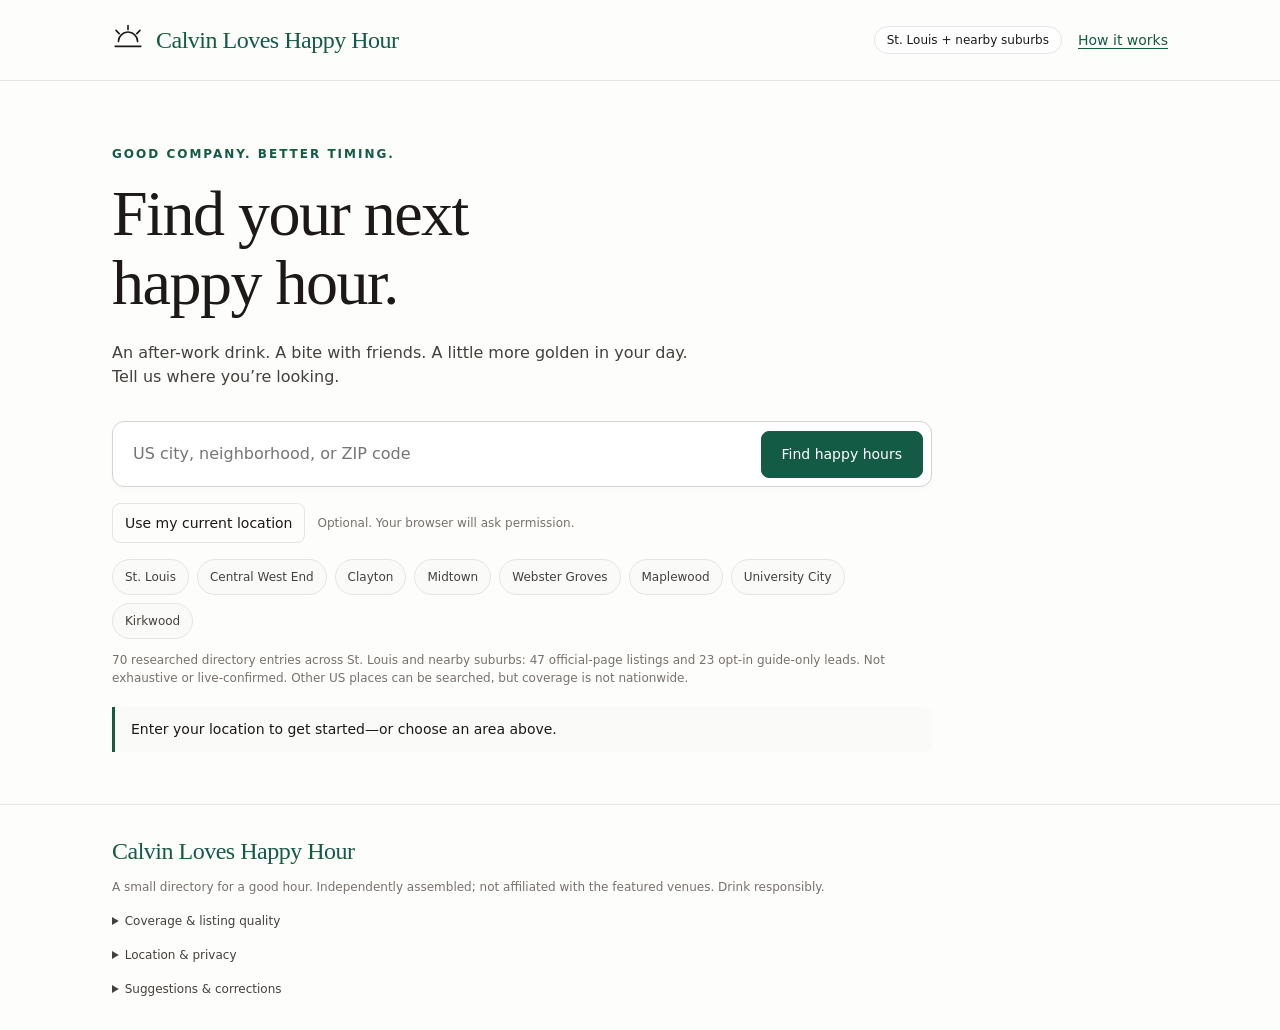
<file: public_index.html>
<!doctype html>
<html lang="en"><head><meta charset="utf-8"><meta name="viewport" content="width=device-width,initial-scale=1"><meta name="theme-color" content="#135b44"><meta name="description" content="Find source-checked St. Louis happy hours. Search by city, neighborhood, or ZIP code and plan your next good hour."><title>Calvin Loves Happy Hour — Find your happy hour</title><style>
:root{--bg-primary:#fdfdfc;--bg-secondary:#fafaf9;--bg-tertiary:#f5f5f4;--surface:#fff;--text-primary:#1c1917;--text-secondary:#44403c;--text-tertiary:#78716c;--border-primary-solid:#e7e5e4;--brand-primary:#135b44;--brand-primary-hover:#1d7559;--brand-secondary-solid:#cfe9e0;--font-body:Inter,ui-sans-serif,system-ui,sans-serif;--font-display:Georgia,ui-serif,serif;--radius-md:8px;--radius-lg:12px}
*{box-sizing:border-box}body{margin:0;background:var(--bg-primary);color:var(--text-primary);font-family:var(--font-body);font-size:16px;line-height:1.5}button,input,select{font:inherit}button,a,input,select{touch-action:manipulation}button{cursor:pointer}a{color:var(--brand-primary);text-underline-offset:3px}button:focus-visible,a:focus-visible,input:focus-visible,select:focus-visible{outline:3px solid #53a7d2;outline-offset:3px}button:disabled{cursor:wait;opacity:.6}[hidden]{display:none!important}.type-title-1{font-family:var(--font-display);font-size:clamp(36px,6vw,64px);line-height:1.08;font-weight:400;letter-spacing:-1.5px}.type-title-3{font-family:var(--font-display);font-size:24px;line-height:1.25;font-weight:400}.type-title-4{font-family:var(--font-display);font-size:20px;line-height:1.3;font-weight:400}.type-body{font-size:16px;line-height:1.5}.type-small{font-size:14px;line-height:1.5}.type-tiny{font-size:12px;line-height:1.5}.muted{color:var(--text-tertiary)}.wrap{max-width:1120px;margin:auto;padding:0 32px}.top{border-bottom:1px solid var(--border-primary-solid)}.nav{display:flex;justify-content:space-between;align-items:center;min-height:80px;gap:16px}.wordmark{font-family:var(--font-display);font-size:24px;color:var(--brand-primary);letter-spacing:-.5px}.logo{display:inline-flex;align-items:center;gap:12px}.logo svg{width:32px;height:32px}.nav-right{display:flex;align-items:center;gap:16px}.pill{display:inline-flex;align-items:center;border:1px solid var(--border-primary-solid);border-radius:999px;padding:4px 12px;font-size:12px;background:var(--surface)}.hero{padding:64px 0 40px;max-width:820px}.eyebrow{text-transform:uppercase;letter-spacing:2px;font-size:12px;font-weight:600;color:var(--brand-primary);margin:0 0 16px}.hero h1{margin:0 0 24px}.hero p.lead{max-width:600px;color:var(--text-secondary);margin:0 0 32px}.searchbox{padding:8px;background:var(--surface);border:1px solid #d6d3d1;border-radius:12px;display:flex;gap:8px;align-items:center;box-shadow:0 2px 4px #1c191705}.searchbox input{min-width:0;flex:1;border:0;padding:12px;background:transparent;color:var(--text-primary);outline-offset:0}.btn{display:inline-flex;align-items:center;justify-content:center;gap:8px;padding:12px 20px;min-height:44px;border-radius:8px;border:1px solid var(--border-primary-solid);background:var(--surface);color:var(--text-primary);font-size:14px;font-weight:500;text-decoration:none}.btn.primary{background:var(--brand-primary);color:white;border-color:var(--brand-primary)}.btn.primary:hover{background:var(--brand-primary-hover)}.btn.ghost{background:transparent}.btn.small{padding:8px 12px;min-height:40px}.searchbelow{display:flex;flex-wrap:wrap;gap:12px;align-items:center;margin:16px 0}.quick{display:flex;gap:8px;flex-wrap:wrap;margin-top:16px}.quick button{border:1px solid var(--border-primary-solid);background:var(--bg-secondary);border-radius:999px;padding:8px 12px;font-size:12px;color:var(--text-secondary)}.notice{border-left:3px solid var(--brand-primary);padding:12px 16px;background:var(--bg-secondary);border-radius:0 8px 8px 0;font-size:14px;max-width:820px;margin-top:20px}.error{border-color:#b45309;color:#92400e}.toolbar{padding:24px 0;border-top:1px solid var(--border-primary-solid);border-bottom:1px solid var(--border-primary-solid);display:flex;flex-wrap:wrap;gap:16px;align-items:end}.field{display:flex;flex-direction:column;gap:8px;font-size:12px;color:var(--text-secondary)}.field select{height:44px;border:1px solid #d6d3d1;border-radius:8px;background:white;padding:0 12px;font-size:14px;color:var(--text-primary)}.check{display:flex;gap:8px;align-items:center;min-height:44px;font-size:14px}.check input{width:18px;height:18px;accent-color:var(--brand-primary)}.toolbar .push{margin-left:auto}.result-head{display:flex;align-items:center;justify-content:space-between;gap:16px;padding:32px 0 24px}.result-head h2{margin:0}.result-head p{margin:4px 0 0}.grid{display:grid;grid-template-columns:1fr 1fr;gap:24px;padding-bottom:48px}.card{display:flex;flex-direction:column;background:var(--surface);border:1px solid var(--border-primary-solid);border-radius:12px;overflow:hidden}.card-accent{height:4px;background:var(--brand-primary)}.card-content{padding:24px;flex:1}.card-top{display:flex;align-items:start;justify-content:space-between;gap:16px}.card h3{margin:12px 0 4px}.save{border:1px solid var(--border-primary-solid);padding:8px 12px;background:white;border-radius:8px;color:var(--text-secondary);font-size:12px;min-height:40px}.save[aria-pressed=true]{background:var(--brand-secondary-solid);border-color:var(--brand-primary);color:var(--brand-primary)}.schedule{margin:20px 0 12px;font-weight:500}.offers{padding:0;list-style:none;margin:0;display:grid;gap:8px}.offers li{background:var(--bg-secondary);padding:12px;border-radius:8px;font-size:14px}.offers a{font-size:12px;margin-left:4px}.card footer{padding:16px 24px;border-top:1px solid var(--border-primary-solid);background:var(--bg-secondary)}.actions{display:flex;gap:8px;flex-wrap:wrap;margin-bottom:12px}.live{background:var(--brand-secondary-solid);color:var(--brand-primary);border:0}.warning{background:#fffbeb;color:#92400e;border-color:#fde68a}.distance{font-size:12px;color:var(--text-tertiary);margin:8px 0}.empty{padding:48px 24px;border:1px dashed #d6d3d1;border-radius:12px;text-align:center;margin-bottom:48px}.empty h3{margin:0 0 12px}.empty p{max-width:480px;margin:0 auto 24px;color:var(--text-secondary)}.map-panel{border:1px solid var(--border-primary-solid);border-radius:12px;margin-bottom:24px;overflow:hidden}.mapbar{padding:16px;display:flex;align-items:center;justify-content:space-between;gap:16px;background:var(--bg-secondary)}iframe{display:block;width:100%;height:400px;border:0}.sitefooter{padding:32px 0;border-top:1px solid var(--border-primary-solid);color:var(--text-tertiary);font-size:12px}.sitefooter details{margin-top:16px;max-width:820px}.sitefooter summary{cursor:pointer;color:var(--text-secondary)}.choices{display:grid;gap:8px;margin-top:12px}.choices button{text-align:left;justify-content:start}.sr-only{position:absolute;width:1px;height:1px;overflow:hidden;clip:rect(0,0,0,0)}.banner{display:flex;align-items:center;gap:12px;padding:16px 24px;background:var(--bg-tertiary);border-radius:12px;margin-bottom:32px}.banner p{margin:0}.count{white-space:nowrap}.nowclock{font-variant-numeric:tabular-nums}.noscript{padding:20px;background:#fffbeb}.disclaimer{font-size:12px;color:var(--text-tertiary);margin:12px 0 0}
@media(max-width:700px){.wrap{padding:0 20px}.nav{min-height:72px}.nav-right .pill{display:none}.hero{padding:40px 0 32px}.type-title-1{letter-spacing:-1px}.searchbox{flex-wrap:wrap}.searchbox input{width:100%;flex-basis:100%}.searchbox .btn{flex:1}.grid{grid-template-columns:1fr;gap:16px}.toolbar{gap:12px}.field{flex:1;min-width:130px}.toolbar .push{margin-left:0}.result-head{align-items:start}.card-content{padding:20px}.card footer{padding:16px 20px}.banner{padding:16px}.count{white-space:normal}iframe{height:300px}.wordmark{font-size:22px}}
.logo{min-width:0}.wordmark{line-height:1.2}.nav .wordmark{max-width:320px}@media(max-width:480px){.nav .logo svg{display:none}.nav .wordmark{font-size:20px;max-width:200px}.nav-right{flex-shrink:0}.nav{gap:12px}}
</style></head><body>
<noscript><div class="noscript">Enable JavaScript to search and filter listings. Official happy-hour menus: <a href="https://pastariastl.com/happyhour">Pastaria</a>, <a href="https://brasseriebyniche.com/happyhour">Brasserie</a>, <a href="https://bowoodbyniche.com/happyhour">Bowood</a>.</div></noscript>
<header class="top"><div class="wrap nav"><div class="logo"><svg aria-hidden="true" viewBox="0 0 40 40" fill="none"><path d="M4 28h32M8 22a12 12 0 0 1 24 0M20 2v5M5 8l4 4M35 8l-4 4" stroke="currentColor" stroke-width="2" stroke-linecap="round"/></svg><span class="wordmark">Calvin Loves Happy Hour</span></div><div class="nav-right"><span class="pill">St. Louis + nearby suburbs</span><a href="#about" class="type-small">How it works</a></div></div></header>
<main class="wrap"><section class="hero"><p class="eyebrow">Good company. Better timing.</p><h1 class="type-title-1">Find your next<br>happy hour.</h1><p class="lead type-body">An after-work drink. A bite with friends. A little more golden in your day. Tell us where you’re looking.</p>
<form id="search-form"><label for="location" class="sr-only">US city, neighborhood, or ZIP code</label><div class="searchbox"><input id="location" autocomplete="off" maxlength="160" placeholder="US city, neighborhood, or ZIP code" required><button id="search-button" class="btn primary" type="submit">Find happy hours</button></div></form>
<div class="searchbelow"><button id="use-location" class="btn ghost small" type="button">Use my current location</button><span class="type-tiny muted">Optional. Your browser will ask permission.</span></div>
<div class="quick" aria-label="Try a local area"><button data-area="St. Louis, MO">St. Louis</button><button data-area="Central West End">Central West End</button><button data-area="Clayton, MO">Clayton</button><button data-area="Midtown, St. Louis">Midtown</button><button data-area="Webster Groves">Webster Groves</button><button data-area="Maplewood">Maplewood</button><button data-area="University City">University City</button><button data-area="Kirkwood">Kirkwood</button></div>
<p class="disclaimer">70 researched directory entries across St. Louis and nearby suburbs: 47 official-page listings and 23 opt-in guide-only leads. Not exhaustive or live-confirmed. Other US places can be searched, but coverage is not nationwide.</p>
<div id="status" class="notice" role="status" aria-live="polite">Enter your location to get started—or choose an area above.</div><div id="choices" class="choices"></div></section>
<section id="results-section" hidden aria-label="Happy hour results"><div class="toolbar"><label class="field">Day<select id="day"><option value="any">Any day</option><option value="today">Today</option><option value="1">Monday</option><option value="2">Tuesday</option><option value="3">Wednesday</option><option value="4">Thursday</option><option value="5">Friday</option><option value="6">Saturday</option><option value="0">Sunday</option></select></label><label class="field">Specials<select id="type"><option value="all">All specials</option><option value="food">Food</option><option value="beer">Beer</option><option value="wine">Wine</option><option value="cocktails">Cocktails</option></select></label><label class="field">Within<select id="radius"><option value="10">10 miles</option><option value="3">3 miles</option><option value="7">7 miles</option><option value="5">5 miles</option><option value="25">25 miles</option><option value="all">Entire directory</option></select></label><label class="check"><input id="now" type="checkbox">Happening now</label><label class="check"><input id="include-guides" type="checkbox">Include unconfirmed guide leads</label><label class="check"><input id="saved-only" type="checkbox">Saved only</label><button id="reset" class="btn small push">Reset filters</button></div>
<div class="result-head"><div><h2 class="type-title-3" id="results-title">Happy hours near you</h2><p class="type-tiny muted" id="clock"></p></div><span id="count" class="pill count"></span></div>
<div class="banner type-small"><p>Source-checked, not live-confirmed. Offers can change; check the official menu before you go. Distances and pins are estimates. Near-boundary venues may be misclassified until coordinates are verified.</p></div>
<div id="map-panel" class="map-panel" hidden><div class="mapbar"><div><strong id="map-title" class="type-small"></strong><div class="type-tiny muted">Approximate pin · map provided by OpenStreetMap</div></div><button id="close-map" class="btn small">Close map</button></div><iframe id="map-frame" title="Selected venue map" loading="lazy" referrerpolicy="no-referrer"></iframe></div>
<div id="cards" class="grid"></div><div id="empty" class="empty" hidden><h3 class="type-title-3" id="empty-title">Nothing matches just yet.</h3><p id="empty-text"></p><button id="empty-reset" class="btn primary">Reset filters</button></div></section>
</main><footer class="sitefooter" id="about"><div class="wrap"><div class="wordmark">Calvin Loves Happy Hour</div><p>A small directory for a good hour. Independently assembled; not affiliated with the featured venues. Drink responsibly.</p><details><summary>Coverage & listing quality</summary><p>The expanded directory includes 70 entries, including additional West County and Sunset Hills venues around Des Peres. Forty-seven have an official page supporting a happy-hour program (some branch applicability, schedules or prices remain incomplete); twenty-three are guide-only leads hidden by default. Manual Des Peres searches use an approximate local center; visitors choose the radius themselves. Distances are straight-line, not driving distances. Coordinates are approximate; near-boundary results need map confirmation. This is not a census of every venue. Research checkpoints are October 1 and October 2, 2026; each card shows its own source-check date. Venues have not confirmed these offers directly. Schedules and prices are not refreshed automatically. Conflicting or incomplete windows are excluded from “Happening now,” as are all guide-only leads. Open-ended “until close” windows are shown but not treated as verified live matches. Multiple daytime windows are supported; late-night overnight matching is not inferred. Holiday closures and special events are not modeled. “Happening now” means the published schedule matches the current time, not a live open/closed guarantee. All listed venues use America/Chicago time. A source-check date means the source was accessed, not that the offer was newly published or confirmed in person. Known closure notices were used to remove stale leads, but the directory is not a venue census.</p></details><details><summary>Location & privacy</summary><p>No account or analytics are included. Saved venues stay in this browser only. Familiar St. Louis areas are resolved locally; other manual searches are sent to OpenStreetMap’s Nominatim service to locate US places. Precise browser location is used in memory to calculate distances and is not sent to the search service. Opening a venue map sends that venue’s approximate coordinates to OpenStreetMap; directions and menu links open external sites. Hosting providers and external services may keep standard access logs. Search results use approximate straight-line distances, not driving distances. Clear saved places with the button below.</p><button id="clear-saved" class="btn small">Clear saved places</button></details><details><summary>Suggestions & corrections</summary><p>There is no online submission service in this pilot. To report a changed offer, send the site owner the venue name and an official menu link. The owner can edit the listing data and redeploy the site. Do not send sensitive personal information.</p></details></div></footer>
<script id="venue-data" type="application/json">[{"id": "kitchen", "name": "Kitchen Bar", "neighborhood": "Midtown / City Foundry", "address": "3730 Foundry Way, St. Louis, MO 63110", "lat": 38.6346, "lng": -90.2393, "days": [1, 2, 3, 4, 5], "start": 900, "end": 1020, "schedule": "Monday–Friday · 3–5 PM", "description": "A simple after-work stop inside the City Foundry food hall.", "offers": [{"text": "$5 cans · $6 draughts", "type": "beer", "cite": "web47", "url": "https://nichefoodgroup.com/blog/your-guide-to-niche-food-group-happy-hours-in-st-louis"}], "types": ["beer"], "source": "https://nichefoodgroup.com/blog/your-guide-to-niche-food-group-happy-hours-in-st-louis", "sourceCite": "web47", "addressCite": "web60", "addressSource": "https://www.cityfoundrystl.com/food-hall", "note": "Food from nearby vendors is separate from these drink specials.", "uncertain": false, "checked": "2026-10-01", "quality": "official", "scheduleCite": "web47", "website": "https://www.cityfoundrystl.com/food-hall", "sessions": [{"days": [1, 2, 3, 4, 5], "start": 900, "end": 1020, "confirmed": true}], "descriptionCite": "web47"}, {"id": "pastaria", "name": "Pastaria", "neighborhood": "Downtown Clayton", "address": "7734 Forsyth Blvd, Suite 1, Clayton, MO 63105", "lat": 38.6502, "lng": -90.3366, "days": [0, 1, 2, 3, 4, 5, 6], "start": 960, "end": 1050, "schedule": "Daily · 4–5:30 PM", "description": "Italian bites, wood-fired pizza, and an early-evening pour.", "offers": [{"text": "$14 happy-hour pizzas · $10 risotto balls", "type": "food", "cite": "web58", "url": "https://pastariastl.com/happyhour"}, {"text": "$6 draught beer / house wine · $10 selected cocktails", "type": "drink", "cite": "web47", "url": "https://nichefoodgroup.com/blog/your-guide-to-niche-food-group-happy-hours-in-st-louis"}], "types": ["food", "beer", "wine", "cocktails"], "source": "https://pastariastl.com/happyhour", "sourceCite": "web58", "addressCite": "web54", "addressSource": "https://pastariastl.com/", "note": "Selected menu items only. Check the official menu for conditions.", "uncertain": false, "checked": "2026-10-01", "quality": "official", "scheduleCite": "web58", "website": "https://pastariastl.com/", "sessions": [{"days": [0, 1, 2, 3, 4, 5, 6], "start": 960, "end": 1050, "confirmed": true}], "descriptionCite": "web58"}, {"id": "brasserie", "name": "Brasserie by Niche", "neighborhood": "Central West End", "address": "4580 Laclede Ave, St. Louis, MO 63108", "lat": 38.6407, "lng": -90.2615, "days": [0, 1, 2, 3, 4], "start": 1020, "end": 1080, "schedule": "Sunday–Thursday · 5–6 PM", "description": "French bistro bites and a one-hour wind-down in the CWE.", "offers": [{"text": "$12 single cheeseburger with fries · $6.50 frites", "type": "food", "cite": "web57", "url": "https://brasseriebyniche.com/happyhour"}, {"text": "$6 house wine · $10 selected cocktails", "type": "drink", "cite": "web47", "url": "https://nichefoodgroup.com/blog/your-guide-to-niche-food-group-happy-hours-in-st-louis"}], "types": ["food", "wine", "cocktails"], "source": "https://brasseriebyniche.com/happyhour", "sourceCite": "web57", "addressCite": "web51", "addressSource": "https://brasseriebyniche.com/", "note": "Selected menu items only. Confirm with the restaurant before visiting.", "uncertain": false, "checked": "2026-10-01", "quality": "official", "scheduleCite": "web57", "website": "https://brasseriebyniche.com/", "sessions": [{"days": [0, 1, 2, 3, 4], "start": 1020, "end": 1080, "confirmed": true}], "descriptionCite": "web57"}, {"id": "bowood", "name": "Bowood by Niche", "neighborhood": "Central West End", "address": "4605 Olive St, St. Louis, MO 63108", "lat": 38.6506, "lng": -90.2602, "days": [1, 2, 3, 4], "start": 480, "end": 540, "schedule": "Monday–Thursday · 8–9 AM (menu listing)", "description": "A morning happy hour for breakfast and coffee plans.", "offers": [{"text": "$8 classic breakfast / pancake · $9 eggs Benedict", "type": "food", "cite": "web59", "url": "https://bowoodbyniche.com/happyhour"}, {"text": "$4 beer · $6 wine (operator guide)", "type": "drink", "cite": "web47", "url": "https://nichefoodgroup.com/blog/your-guide-to-niche-food-group-happy-hours-in-st-louis"}], "types": ["food", "beer", "wine"], "source": "https://bowoodbyniche.com/happyhour", "sourceCite": "web59", "addressCite": "web56", "addressSource": "https://bowoodbyniche.com/", "note": "Hours need confirmation: the happy-hour menu says 8–9 AM; the homepage says 8–10 AM. Excluded from “Happening now” until confirmed.", "uncertain": true, "checked": "2026-10-01", "quality": "official", "scheduleCite": "web59", "website": "https://bowoodbyniche.com/", "sessions": [{"days": [1, 2, 3, 4], "start": 480, "end": 540, "confirmed": false}], "descriptionCite": "web59"}, {"id": "frisco", "name": "The Frisco Barroom", "neighborhood": "Webster Groves", "address": "8110 Big Bend Blvd, Webster Groves, MO 63119", "lat": 38.5922, "lng": -90.3398, "days": [1, 2, 3, 4, 5], "start": 840, "end": 1080, "sessions": [{"days": [1, 2, 3, 4, 5], "start": 840, "end": 1080, "confirmed": true}], "schedule": "Monday–Friday · 2–6 PM", "description": "Published happy-hour listing. See linked sources for full terms.", "offers": [{"text": "$7 beer-and-brat pairing · $6 deviled eggs · $8 poutine", "type": "food", "cite": "web87", "url": "https://www.thefriscostl.com/happy-hour-1"}], "types": ["food", "beer"], "source": "https://www.thefriscostl.com/happy-hour-1", "sourceCite": "web87", "scheduleCite": "web87", "addressCite": "web87", "addressSource": "https://www.thefriscostl.com/happy-hour-1", "website": "https://www.thefriscostl.com/happy-hour-1", "note": "Beer-and-brat pairing selection varies; ask your server.", "quality": "official", "uncertain": false, "checked": "2026-10-01", "descriptionCite": "web87"}, {"id": "bigsky", "name": "Big Sky Cafe", "neighborhood": "Webster Groves", "address": "47 S Old Orchard, Webster Groves, MO 63119", "lat": 38.5907, "lng": -90.3394, "days": [2, 3, 4, 5, 6], "start": 960, "end": 1080, "sessions": [{"days": [2, 3, 4, 5, 6], "start": 960, "end": 1080, "confirmed": true}], "schedule": "Tuesday–Saturday · 4–6 PM", "description": "Published happy-hour listing. See linked sources for full terms.", "offers": [{"text": "$7 selected batch cocktails and wines · $3 selected beers", "type": "drink", "cite": "web128", "url": "https://www.bigskycafe.net/nothin-but-noshin-bar--patio-specials.html"}, {"text": "$7 nibbles · $8 selected snacks", "type": "food", "cite": "web128", "url": "https://www.bigskycafe.net/nothin-but-noshin-bar--patio-specials.html"}], "types": ["food", "beer", "wine", "cocktails"], "source": "https://www.bigskycafe.net/nothin-but-noshin-bar--patio-specials.html", "sourceCite": "web128", "scheduleCite": "web128", "addressCite": "web92", "addressSource": "https://www.bigskycafe.net/", "website": "https://www.bigskycafe.net/", "note": "Bar and patio only. The official schedule takes priority over older guides.", "quality": "official", "uncertain": false, "checked": "2026-10-01", "descriptionCite": "web128"}, {"id": "oceano", "name": "Oceano Bistro", "neighborhood": "Clayton", "address": "44 N Brentwood Blvd, Clayton, MO 63105", "lat": 38.6512, "lng": -90.3409, "days": [1, 2, 3, 4, 5, 6], "start": 930, "end": 1080, "sessions": [{"days": [1, 2, 3, 4, 5], "start": 930, "end": 1080, "confirmed": true}, {"days": [6], "start": 870, "end": 990, "confirmed": true}], "schedule": "Monday–Friday · 3:30–6 PM; Saturday · 2:30–4:30 PM", "description": "Published happy-hour listing. See linked sources for full terms.", "offers": [{"text": "Happy-hour small plates, wines, beers and signature cocktails; see menu for prices", "type": "drink", "cite": "web117", "url": "https://www.oceanobistro.com/happy-hour"}], "types": ["food", "wine", "beer", "cocktails"], "source": "https://www.oceanobistro.com/happy-hour", "sourceCite": "web117", "scheduleCite": "web117", "addressCite": "web117", "addressSource": "https://www.oceanobistro.com/happy-hour", "website": "https://www.oceanobistro.com/happy-hour", "note": "No substitutions. Costco gift cards cannot be used for happy hour or discounted menus.", "quality": "official", "uncertain": false, "checked": "2026-10-01", "descriptionCite": "web117"}, {"id": "louies", "name": "Louie’s Wine Dive", "neighborhood": "Clayton", "address": "16 S Bemiston Ave, Clayton, MO 63105", "lat": 38.6496, "lng": -90.3377, "days": [0, 1, 2, 3, 4, 5, 6], "start": 900, "end": 1080, "sessions": [{"days": [0, 1, 2, 3, 4, 5, 6], "start": 900, "end": 1080, "confirmed": true}], "schedule": "Daily · 3–6 PM", "description": "Published happy-hour listing. See linked sources for full terms.", "offers": [{"text": "$7 Old Fashioned / Moscow Mule · $7 rotating wine pours", "type": "drink", "cite": "web86", "url": "https://www.louieswinedive.com/clayton-menu/"}, {"text": "25% off wine bottles · $8 cheese curds · $10 carnitas tacos", "type": "food", "cite": "web86", "url": "https://www.louieswinedive.com/clayton-menu/"}], "types": ["food", "wine", "cocktails"], "source": "https://www.louieswinedive.com/clayton-menu/", "sourceCite": "web86", "scheduleCite": "web86", "addressCite": "web80", "addressSource": "https://www.louieswinedive.com/location/louies-wine-dive-clayton/", "website": "https://www.louieswinedive.com/location/louies-wine-dive-clayton/", "note": "Selected offers only. Prices, availability, holidays and event exceptions may change.", "quality": "official", "uncertain": false, "checked": "2026-10-01", "descriptionCite": "web86"}, {"id": "basso", "name": "Basso — The Cheshire", "neighborhood": "Cheshire / Richmond Heights edge", "address": "7036 Clayton Ave, St. Louis, MO 63117", "lat": 38.6335, "lng": -90.3062, "days": [1, 2, 3, 4, 5], "start": 960, "end": 1080, "sessions": [{"days": [1, 2, 3, 4, 5], "start": 960, "end": 1080, "confirmed": true}], "schedule": "Monday–Friday · 4–6 PM", "description": "Published happy-hour listing. See linked sources for full terms.", "offers": [{"text": "$3 selected beers · $7 selected wines / spritz / Negroni · $8 Manhattan", "type": "drink", "cite": "web132", "url": "https://www.basso-stl.com/the-cheshire/the-menu/"}, {"text": "$10 burger and fries · $9 Margherita pizza", "type": "food", "cite": "web132", "url": "https://www.basso-stl.com/the-cheshire/the-menu/"}], "types": ["food", "beer", "wine", "cocktails"], "source": "https://www.basso-stl.com/the-cheshire/the-menu/", "sourceCite": "web132", "scheduleCite": "web132", "addressCite": "web132", "addressSource": "https://www.basso-stl.com/the-cheshire/the-menu/", "website": "https://www.basso-stl.com/the-cheshire/the-menu/", "note": "Cheshire location only. The menu page contains an old June 12 power-outage banner; confirm service if concerned.", "quality": "official", "uncertain": false, "checked": "2026-10-01", "descriptionCite": "web132"}, {"id": "hamilton", "name": "Hamilton’s Urban Steakhouse & Bourbon Bar", "neighborhood": "Lafayette Square area", "address": "2101 Chouteau Ave, St. Louis, MO 63103", "lat": 38.6223, "lng": -90.2139, "days": [2, 3, 4, 5], "start": 900, "end": 1080, "sessions": [{"days": [2, 3, 4, 5], "start": 900, "end": 1080, "confirmed": true}], "schedule": "Tuesday–Friday · 3–6 PM", "description": "Published happy-hour listing. See linked sources for full terms.", "offers": [{"text": "$1 off bottled beer · $2 off wines by the glass", "type": "drink", "cite": "web141", "url": "https://www.hamiltonsteak.com/"}], "types": ["beer", "wine"], "source": "https://www.hamiltonsteak.com/", "sourceCite": "web141", "scheduleCite": "web141", "addressCite": "web141", "addressSource": "https://www.hamiltonsteak.com/", "website": "https://www.hamiltonsteak.com/", "note": "Bar only. Separate nightly specials are not the same as happy-hour offers.", "quality": "official", "uncertain": false, "checked": "2026-10-01", "descriptionCite": "web141"}, {"id": "winnies", "name": "Winnie’s Wine Bar", "neighborhood": "Lafayette Square area", "address": "2101B Chouteau Ave, St. Louis, MO 63103", "lat": 38.6223, "lng": -90.214, "days": [2, 3, 4], "start": 900, "end": 1080, "sessions": [{"days": [2, 3, 4], "start": 900, "end": 1080, "confirmed": true}], "schedule": "Tuesday–Thursday · 3–6 PM", "description": "Published happy-hour listing. See linked sources for full terms.", "offers": [{"text": "Tuesday: half-price wine bottles under $75", "type": "wine", "cite": "web163", "url": "https://winnieswinebar.com/"}, {"text": "Wednesday: buy one small plate, get a second 50% off", "type": "food", "cite": "web163", "url": "https://winnieswinebar.com/"}, {"text": "Thursday: $3 off flights; $2 off glass wine / cocktails; $1 off beers", "type": "drink", "cite": "web163", "url": "https://winnieswinebar.com/"}], "types": ["food", "wine", "beer", "cocktails"], "source": "https://winnieswinebar.com/", "sourceCite": "web163", "scheduleCite": "web163", "addressCite": "web163", "addressSource": "https://winnieswinebar.com/", "website": "https://winnieswinebar.com/", "note": "Offers differ by weekday; each offer above lists its applicable day.", "quality": "official", "uncertain": false, "checked": "2026-10-01", "descriptionCite": "web163"}, {"id": "flightclub", "name": "Flight Club St. Louis", "neighborhood": "Clayton", "address": "7710 Forsyth Blvd, Clayton, MO 63105", "lat": 38.6499, "lng": -90.3347, "days": [1, 2, 3, 4, 5], "start": 960, "end": 1080, "sessions": [{"days": [1, 2, 3, 4, 5], "start": 960, "end": 1080, "confirmed": true}, {"days": [1, 2, 3, 4, 5], "start": 1260, "end": null, "confirmed": false}], "schedule": "Monday–Friday · 4–6 PM; 9 PM–close", "description": "Published happy-hour listing. See linked sources for full terms.", "offers": [{"text": "$2 off draft beer, liquor and wine by the glass", "type": "drink", "cite": "web165", "url": "https://www.flightclubdartsusa.com/st-louis/menu"}, {"text": "$10 beef sliders · $9 pretzel bites · $11 Spiced Old Fashioned", "type": "food", "cite": "web165", "url": "https://www.flightclubdartsusa.com/st-louis/menu"}], "types": ["food", "beer", "wine", "cocktails"], "source": "https://www.flightclubdartsusa.com/st-louis/menu", "sourceCite": "web165", "scheduleCite": "web165", "addressCite": "web145", "addressSource": "https://www.flightclubdartsusa.com/st-louis/st-louis", "website": "https://www.flightclubdartsusa.com/st-louis/st-louis", "note": "Late-night end time is open-ended and excluded from “Happening now.” The 4–6 PM window is supported. Darts play is separately priced.", "quality": "official", "uncertain": false, "checked": "2026-10-01", "descriptionCite": "web165"}, {"id": "narwhal", "name": "Narwhal’s Crafted — Midtown", "neighborhood": "Midtown / CWE edge", "address": "3906 Laclede Ave, St. Louis, MO 63108", "lat": 38.6374, "lng": -90.2395, "days": [1, 2, 3, 4, 5], "start": 900, "end": 1080, "sessions": [{"days": [1, 2, 3, 4, 5], "start": 900, "end": 1080, "confirmed": true}], "schedule": "Monday–Friday · 3–6 PM", "description": "Published happy-hour listing. See linked sources for full terms.", "offers": [{"text": "$2 off frozen cocktails (12/16/24 oz) · $1 off draft beer", "type": "drink", "cite": "web152", "url": "https://narwhalscrafted.com/locations/midtown/"}], "types": ["beer", "cocktails"], "source": "https://narwhalscrafted.com/locations/midtown/", "sourceCite": "web152", "scheduleCite": "web152", "addressCite": "web152", "addressSource": "https://narwhalscrafted.com/locations/midtown/", "website": "https://narwhalscrafted.com/locations/midtown/", "note": "Additional Wednesday and Friday offers are described on the official page.", "quality": "official", "uncertain": false, "checked": "2026-10-01", "descriptionCite": "web152"}, {"id": "rosalita-downtown", "name": "Rosalita’s Cantina — Washington Ave", "neighborhood": "Downtown", "address": "1235 Washington Ave, St. Louis, MO 63103", "lat": 38.6322, "lng": -90.1974, "days": [1, 2, 3, 4, 5], "start": 900, "end": 1080, "sessions": [{"days": [1, 2, 3, 4, 5], "start": 900, "end": 1080, "confirmed": true}], "schedule": "Monday–Friday · 3–6 PM", "description": "Published happy-hour listing. See linked sources for full terms.", "offers": [{"text": "$6 Rosa’s Favorite Margarita (16 oz lime rocks) · $4 selected beers / well drinks", "type": "drink", "cite": "web171", "url": "https://www.rosalitascantina.com/washington-ave"}, {"text": "$6 select house wine · $3 off appetizers", "type": "food", "cite": "web171", "url": "https://www.rosalitascantina.com/washington-ave"}], "types": ["food", "beer", "wine", "cocktails"], "source": "https://www.rosalitascantina.com/washington-ave", "sourceCite": "web171", "scheduleCite": "web171", "addressCite": "web171", "addressSource": "https://www.rosalitascantina.com/washington-ave", "website": "https://www.rosalitascantina.com/washington-ave", "note": "Selected offers only. Prices, availability, holidays and event exceptions may change.", "quality": "official", "uncertain": false, "checked": "2026-10-01", "descriptionCite": "web171"}, {"id": "rosalita-desperes", "name": "Rosalita’s Cantina — Des Peres", "neighborhood": "Des Peres", "address": "12796 Manchester Rd, Des Peres, MO 63131", "lat": 38.6011, "lng": -90.4547, "days": [1, 2, 3, 4, 5], "start": 900, "end": 1080, "sessions": [{"days": [1, 2, 3, 4, 5], "start": 900, "end": 1080, "confirmed": true}], "schedule": "Monday–Friday · 3–6 PM", "description": "Published happy-hour listing. See linked sources for full terms.", "offers": [{"text": "$6 Rosa’s Favorite Margarita (16 oz lime rocks) · $4 selected beers / well drinks", "type": "drink", "cite": "web176", "url": "https://www.rosalitascantina.com/des-peres"}, {"text": "$6 select house wine · $3 off appetizers", "type": "food", "cite": "web176", "url": "https://www.rosalitascantina.com/des-peres"}], "types": ["food", "beer", "wine", "cocktails"], "source": "https://www.rosalitascantina.com/des-peres", "sourceCite": "web176", "scheduleCite": "web176", "addressCite": "web176", "addressSource": "https://www.rosalitascantina.com/des-peres", "website": "https://www.rosalitascantina.com/des-peres", "note": "Selected offers only. Prices, availability, holidays and event exceptions may change.", "quality": "official", "uncertain": false, "checked": "2026-10-01", "descriptionCite": "web176"}, {"id": "ivy", "name": "Ivy Cafe", "neighborhood": "Clayton", "address": "14A N Meramec Ave, Clayton, MO 63105", "lat": 38.6518, "lng": -90.3391, "days": [3, 4, 5], "start": 900, "end": 1050, "sessions": [{"days": [3, 4, 5], "start": 900, "end": 1050, "confirmed": true}], "schedule": "Wednesday–Friday · 3–5:30 PM", "description": "Published happy-hour listing. See linked sources for full terms.", "offers": [{"text": "$8.50–$9.50 selected cocktails · $6 listed nonalcoholic drinks", "type": "drink", "cite": "web167", "url": "https://www.ivytartines.com/_files/ugd/92cbbc_5688d00fda4b41c8ad77c9620bded197.pdf"}, {"text": "$10 hummus / cheese boards, sliders or salmon skewers", "type": "food", "cite": "web167", "url": "https://www.ivytartines.com/_files/ugd/92cbbc_5688d00fda4b41c8ad77c9620bded197.pdf"}], "types": ["food", "cocktails"], "source": "https://www.ivytartines.com/_files/ugd/92cbbc_5688d00fda4b41c8ad77c9620bded197.pdf", "sourceCite": "web167", "scheduleCite": "web167", "addressCite": "web131", "addressSource": "https://www.ivytartines.com/", "website": "https://www.ivytartines.com/menu", "note": "Selected offers only. Prices, availability, holidays and event exceptions may change.", "quality": "official", "uncertain": false, "checked": "2026-10-01", "descriptionCite": "web167"}, {"id": "tacobuddha-ucity", "name": "Taco Buddha — University City", "neighborhood": "University City", "address": "7405 Pershing Ave, University City, MO 63130", "lat": 38.6506, "lng": -90.3274, "days": [0, 1, 2, 3, 4, 5, 6], "start": 900, "end": 1020, "sessions": [{"days": [1, 2, 3, 4, 5], "start": 900, "end": 1020, "confirmed": true}, {"days": [0, 6], "start": 510, "end": 660, "confirmed": true}], "schedule": "Monday–Friday · 3–5 PM; weekend breakfast · 8:30–11 AM", "description": "Published happy-hour listing. See linked sources for full terms.", "offers": [{"text": "Weekdays: half-off chips, dips and frozen / house rocks Margaritas", "type": "food", "cite": "web182", "url": "https://tacobuddha.com/"}, {"text": "Weekends: half-off listed breakfast drinks and appetizers", "type": "drink", "cite": "web182", "url": "https://tacobuddha.com/"}], "types": ["food", "cocktails"], "source": "https://tacobuddha.com/", "sourceCite": "web182", "scheduleCite": "web182", "addressCite": "web182", "addressSource": "https://tacobuddha.com/", "website": "https://tacobuddha.com/", "note": "Dine-in happy hour. Online pickup has separate 15%-off code and pickup-time conditions; see site. Kirkwood address follows the official site, not older guides.", "quality": "official", "uncertain": false, "checked": "2026-10-01", "descriptionCite": "web182"}, {"id": "tacobuddha-kirkwood", "name": "Taco Buddha — Kirkwood", "neighborhood": "Kirkwood", "address": "11111 Manchester Rd, Kirkwood, MO 63122", "lat": 38.5991, "lng": -90.4152, "days": [0, 1, 2, 3, 4, 5, 6], "start": 900, "end": 1020, "sessions": [{"days": [1, 2, 3, 4, 5], "start": 900, "end": 1020, "confirmed": true}, {"days": [0, 6], "start": 510, "end": 660, "confirmed": true}], "schedule": "Monday–Friday · 3–5 PM; weekend breakfast · 8:30–11 AM", "description": "Published happy-hour listing. See linked sources for full terms.", "offers": [{"text": "Weekdays: half-off chips, dips and frozen / house rocks Margaritas", "type": "food", "cite": "web182", "url": "https://tacobuddha.com/"}, {"text": "Weekends: half-off listed breakfast drinks and appetizers", "type": "drink", "cite": "web182", "url": "https://tacobuddha.com/"}], "types": ["food", "cocktails"], "source": "https://tacobuddha.com/", "sourceCite": "web182", "scheduleCite": "web182", "addressCite": "web182", "addressSource": "https://tacobuddha.com/", "website": "https://tacobuddha.com/", "note": "Dine-in happy hour. Online pickup has separate 15%-off code and pickup-time conditions; see site. Kirkwood address follows the official site, not older guides.", "quality": "official", "uncertain": false, "checked": "2026-10-01", "descriptionCite": "web182"}, {"id": "tacobuddha-botanical", "name": "Taco Buddha — Botanical Heights", "neighborhood": "Botanical Heights", "address": "1634 Tower Grove Ave, St. Louis, MO 63110", "lat": 38.6185, "lng": -90.2537, "days": [0, 1, 2, 3, 4, 5, 6], "start": 900, "end": 1020, "sessions": [{"days": [1, 2, 3, 4, 5], "start": 900, "end": 1020, "confirmed": true}, {"days": [0, 6], "start": 510, "end": 660, "confirmed": true}], "schedule": "Monday–Friday · 3–5 PM; weekend breakfast · 8:30–11 AM", "description": "Published happy-hour listing. See linked sources for full terms.", "offers": [{"text": "Weekdays: half-off chips, dips and frozen / house rocks Margaritas", "type": "food", "cite": "web182", "url": "https://tacobuddha.com/"}, {"text": "Weekends: half-off listed breakfast drinks and appetizers", "type": "drink", "cite": "web182", "url": "https://tacobuddha.com/"}], "types": ["food", "cocktails"], "source": "https://tacobuddha.com/", "sourceCite": "web182", "scheduleCite": "web182", "addressCite": "web182", "addressSource": "https://tacobuddha.com/", "website": "https://tacobuddha.com/", "note": "Dine-in happy hour. Online pickup has separate 15%-off code and pickup-time conditions; see site. Kirkwood address follows the official site, not older guides.", "quality": "official", "uncertain": false, "checked": "2026-10-01", "descriptionCite": "web182"}, {"id": "5star", "name": "5 Star Burgers", "neighborhood": "Clayton", "address": "8125 Maryland Ave, Clayton, MO 63105", "lat": 38.6519, "lng": -90.3459, "days": [0, 1, 2, 3, 4, 5, 6], "start": 900, "end": 1020, "sessions": [{"days": [0, 1, 2, 3, 4, 5, 6], "start": 900, "end": 1020, "confirmed": true}], "schedule": "Daily · 3–5 PM", "description": "Published happy-hour listing. See linked sources for full terms.", "offers": [{"text": "Sliders from $2.50 · sides from $1.75", "type": "food", "cite": "web183", "url": "https://www.5starburgersstl.com/"}, {"text": "Drafts from $3.25 · wines / cocktails from $5", "type": "drink", "cite": "web183", "url": "https://www.5starburgersstl.com/"}], "types": ["food", "beer", "wine", "cocktails"], "source": "https://www.5starburgersstl.com/", "sourceCite": "web183", "scheduleCite": "web183", "addressCite": "web183", "addressSource": "https://www.5starburgersstl.com/", "website": "https://www.5starburgersstl.com/", "note": "Selected offers only. Prices, availability, holidays and event exceptions may change.", "quality": "official", "uncertain": false, "checked": "2026-10-01", "descriptionCite": "web183"}, {"id": "cyranos", "name": "Cyrano’s Cafe", "neighborhood": "Webster Groves", "address": "603 E Lockwood Ave, Webster Groves, MO 63119", "lat": 38.5909, "lng": -90.3387, "days": [1, 3, 4, 5], "start": 960, "end": 1080, "sessions": [{"days": [1, 3, 4, 5], "start": 960, "end": 1080, "confirmed": true}], "schedule": "Monday & Wednesday–Friday · 4–6 PM", "description": "Published happy-hour listing. See linked sources for full terms.", "offers": [{"text": "Happy hour in the bar; check the official menu for current items and prices", "type": "other", "cite": "web184", "url": "https://cyranos.com/"}], "types": [], "source": "https://cyranos.com/", "sourceCite": "web184", "scheduleCite": "web184", "addressCite": "web184", "addressSource": "https://cyranos.com/", "website": "https://cyranos.com/", "note": "Bar only. The weekday timing is published; no current prices are inferred from old menu PDFs.", "quality": "official", "uncertain": false, "checked": "2026-10-01", "descriptionCite": "web184"}, {"id": "goldenhoosier", "name": "The Golden Hoosier", "neighborhood": "South City", "address": "3707 S Kingshighway Blvd, St. Louis, MO 63109", "lat": 38.5932, "lng": -90.2696, "days": [1, 2, 3, 4, 5], "start": 660, "end": 1080, "sessions": [{"days": [1, 2, 3, 4, 5], "start": 660, "end": 1080, "confirmed": true}], "schedule": "Monday–Friday · 11 AM–6 PM", "description": "Published happy-hour listing. See linked sources for full terms.", "offers": [{"text": "Daily happy-hour specials; ask for current items and prices", "type": "other", "cite": "web149", "url": "https://thegoldenhoosier.com/faq"}], "types": [], "source": "https://thegoldenhoosier.com/faq", "sourceCite": "web149", "scheduleCite": "web149", "addressCite": "web149", "addressSource": "https://thegoldenhoosier.com/faq", "website": "https://thegoldenhoosier.com/faq", "note": "Current official FAQ takes priority over older guides quoting a 4–6 PM window. Prices are not inferred from the regular drinks menu.", "quality": "official", "uncertain": false, "checked": "2026-10-01", "descriptionCite": "web149"}, {"id": "highbar", "name": "High Bar", "neighborhood": "Clayton", "address": "227 S Central Ave, Clayton, MO 63105", "lat": 38.6465, "lng": -90.338, "days": [1, 2, 3, 4, 5], "start": 960, "end": 1080, "sessions": [{"days": [1, 2, 3, 4, 5], "start": 960, "end": 1080, "confirmed": true}], "schedule": "Monday–Friday · 4–6 PM", "description": "Published happy-hour listing. See linked sources for full terms.", "offers": [{"text": "Published happy-hour program; confirm the current special selection at the bar", "type": "other", "cite": "web169", "url": "https://www.highbarclayton.com/"}], "types": [], "source": "https://www.highbarclayton.com/", "sourceCite": "web169", "scheduleCite": "web169", "addressCite": "web169", "addressSource": "https://www.highbarclayton.com/", "website": "https://www.highbarclayton.com/", "note": "Rooftop at AC Hotel Clayton. Older guide discounts are not presented as current verified prices.", "quality": "official", "uncertain": false, "checked": "2026-10-01", "descriptionCite": "web169"}, {"id": "session-loop", "name": "Session Taco — Delmar Loop", "neighborhood": "Delmar Loop / University City", "address": "6235 Delmar Blvd, St. Louis, MO 63130", "lat": 38.6555, "lng": -90.2981, "days": [0, 1, 2, 3, 4, 5, 6], "start": 1260, "end": null, "sessions": [{"days": [0, 1, 2, 3, 4, 5, 6], "start": 1260, "end": null, "confirmed": false}], "schedule": "Daily · 9 PM–close (confirm closing time)", "description": "Published happy-hour listing. See linked sources for full terms.", "offers": [{"text": "$3 select tacos plus happy-hour guac, queso, shots and draft specials", "type": "food", "cite": "web96", "url": "https://www.sessiontaco.com/"}], "types": ["food", "beer", "cocktails"], "source": "https://www.sessiontaco.com/", "sourceCite": "web96", "scheduleCite": "web96", "addressCite": "web143", "addressSource": "https://www.sessiontaco.com/locations/delmar-loop", "website": "https://www.sessiontaco.com/locations/delmar-loop", "note": "Current website lists only Delmar Loop and Soulard. No other former Mission/Session locations added. Open-ended hours excluded from “Happening now.”", "quality": "official", "uncertain": true, "checked": "2026-10-01", "descriptionCite": "web96"}, {"id": "session-soulard", "name": "Session Taco — Soulard", "neighborhood": "Soulard", "address": "908 Lafayette Ave, St. Louis, MO 63104", "lat": 38.6108, "lng": -90.2031, "days": [0, 1, 2, 3, 4, 5, 6], "start": 1260, "end": null, "sessions": [{"days": [0, 1, 2, 3, 4, 5, 6], "start": 1260, "end": null, "confirmed": false}], "schedule": "Daily · 9 PM–close (confirm closing time)", "description": "Published happy-hour listing. See linked sources for full terms.", "offers": [{"text": "$3 select tacos plus happy-hour guac, queso, shots and draft specials", "type": "food", "cite": "web96", "url": "https://www.sessiontaco.com/"}], "types": ["food", "beer", "cocktails"], "source": "https://www.sessiontaco.com/", "sourceCite": "web96", "scheduleCite": "web96", "addressCite": "web144", "addressSource": "https://www.sessiontaco.com/locations/historic-soulard", "website": "https://www.sessiontaco.com/locations/historic-soulard", "note": "Current website lists only Delmar Loop and Soulard. No other former Mission/Session locations added. Open-ended hours excluded from “Happening now.”", "quality": "official", "uncertain": true, "checked": "2026-10-01", "descriptionCite": "web96"}, {"id": "1111", "name": "Eleven Eleven Mississippi", "neighborhood": "Lafayette Square", "address": "1111 Mississippi Ave, St. Louis, MO 63104", "lat": 38.6206, "lng": -90.2132, "days": [2, 3, 4, 5], "start": null, "end": null, "sessions": [{"days": [2, 3, 4], "start": null, "end": null, "confirmed": false}, {"days": [5], "start": 960, "end": 1080, "confirmed": true}], "schedule": "Tuesday–Friday · day-specific specials; Friday wine · 4–6 PM", "description": "Published happy-hour listing. See linked sources for full terms.", "offers": [{"text": "Tuesday: half-price domestic beer, specialty cocktails and pizza", "type": "drink", "cite": "web164", "url": "https://1111-m.com/happy-hour/"}, {"text": "Wednesday: half-price bottles / pizza; Thursday: half-price glass wine / pizza", "type": "food", "cite": "web164", "url": "https://1111-m.com/happy-hour/"}, {"text": "Friday 4–6 PM: half-price wine bottles", "type": "wine", "cite": "web164", "url": "https://1111-m.com/happy-hour/"}], "types": ["food", "beer", "wine", "cocktails"], "source": "https://1111-m.com/happy-hour/", "sourceCite": "web164", "scheduleCite": "web164", "addressCite": "web164", "addressSource": "https://1111-m.com/happy-hour/", "website": "https://1111-m.com/happy-hour/", "note": "Bar only. Tuesday–Thursday time windows are not stated. Only Friday’s explicit 4–6 PM wine window can match “Happening now.”", "quality": "official", "uncertain": false, "checked": "2026-10-01", "descriptionCite": "web164"}, {"id": "wasabi-clayton", "name": "Wasabi Sushi Bars — Clayton", "neighborhood": "Clayton", "address": "7726 Forsyth Blvd, Clayton, MO 63105", "lat": 38.6501, "lng": -90.3358, "days": [1, 2, 3, 4, 5], "start": 900, "end": 1080, "sessions": [{"days": [1, 2, 3, 4, 5], "start": 900, "end": 1080, "confirmed": true}], "schedule": "Monday–Friday · 3–6 PM", "description": "Published happy-hour listing. See linked sources for full terms.", "offers": [{"text": "$3.50 veggie egg roll / crab rangoon · $5.50 house wine · $7.50 selected cocktails", "type": "drink", "cite": "web210", "url": "https://www.wasabisushibars.com/menu/happy-hour/"}], "types": ["food", "beer", "wine", "cocktails"], "source": "https://www.wasabisushibars.com/menu/happy-hour/", "sourceCite": "web210", "scheduleCite": "web210", "addressCite": "web83", "addressSource": "https://www.wasabisushibars.com/location/wasabi-sushi-bars-clayton/", "website": "https://www.wasabisushibars.com/location/wasabi-sushi-bars-clayton/", "note": "Official happy-hour menu resolves the timing previously inferred from conflicting guides. Separate official pages differ on roll pricing; confirm roll offers rather than using a blanket $8 price.", "quality": "official", "uncertain": false, "checked": "2026-10-02", "descriptionCite": "web126"}, {"id": "post-maplewood", "name": "The Post Sports Bar & Grill — Maplewood", "neighborhood": "Maplewood", "address": "7372 Manchester Rd, Maplewood, MO 63143", "lat": 38.6122, "lng": -90.3223, "days": [], "start": null, "end": null, "sessions": [{"days": [], "start": null, "end": null, "confirmed": false}], "schedule": "Progressive happy hour · confirm recurring days / prices", "description": "Published happy-hour listing. See linked sources for full terms.", "offers": [{"text": "Site displayed “Progressive Happy Hour 2–6 PM today” when checked", "type": "other", "cite": "web154", "url": "https://thepostsportsbar.com/specials/"}], "types": [], "source": "https://thepostsportsbar.com/specials/", "sourceCite": "web154", "scheduleCite": "web154", "addressCite": "web154", "addressSource": "https://thepostsportsbar.com/specials/", "website": "https://thepostsportsbar.com/specials/", "note": "No recurring weekly schedule inferred from a “today” banner. Linked happy-hour detail page returned 404. Excluded from day-specific and “Happening now” results.", "quality": "official", "uncertain": true, "checked": "2026-10-01", "descriptionCite": "web154"}, {"id": "goodcompany", "name": "Good Company", "neighborhood": "The Grove", "address": "4317 Manchester Ave, St. Louis, MO 63110", "lat": 38.6278, "lng": -90.254, "days": [], "start": null, "end": null, "sessions": [{"days": [], "start": null, "end": null, "confirmed": false}], "schedule": "Happy-hour menu page · confirm days and hours", "description": "Published happy-hour listing. See linked sources for full terms.", "offers": [{"text": "Official happy-hour page exists; current offers were not readable", "type": "other", "cite": "web172", "url": "https://www.goodcompany-stl.com/menu/happy-hour"}], "types": [], "source": "https://www.goodcompany-stl.com/menu/happy-hour", "sourceCite": "web172", "scheduleCite": "web172", "addressCite": "web174", "addressSource": "https://www.goodcompany-stl.com/", "website": "https://www.goodcompany-stl.com/", "note": "Schedule and prices need direct confirmation. Excluded from day-specific and “Happening now” results.", "quality": "official", "uncertain": true, "checked": "2026-10-01", "descriptionCite": "web172"}, {"id": "threekings-desperes", "name": "Three Kings Public House — Des Peres", "neighborhood": "Des Peres", "address": "11925 Manchester Rd, Des Peres, MO 63131", "lat": 38.602, "lng": -90.4304, "days": [1, 2, 3, 4, 5], "start": 960, "end": 1080, "sessions": [{"days": [1, 2, 3, 4, 5], "start": 960, "end": 1080, "confirmed": true}], "schedule": "Monday–Friday · 4–6 PM", "description": "Published happy-hour listing. See linked sources for full terms.", "offers": [{"text": "Happy-hour menu published; confirm current item prices", "type": "other", "cite": "web119", "url": "https://www.threekingspub.com/menus/happy-hour"}], "types": [], "source": "https://www.threekingspub.com/menus/happy-hour", "sourceCite": "web119", "scheduleCite": "web119", "addressCite": "web121", "addressSource": "https://www.threekingspub.com/des-peres", "website": "https://www.threekingspub.com/des-peres", "note": "Do not assume the former Delmar location is still operating. Location address was found in the official location-page search result.", "quality": "official", "uncertain": false, "checked": "2026-10-01", "descriptionCite": "web119"}, {"id": "801chop", "name": "801 Chophouse", "neighborhood": "Clayton", "address": "137 Carondelet Plaza, Clayton, MO 63105", "lat": 38.6481, "lng": -90.3342, "days": [0, 1, 2, 3, 4, 5], "start": 960, "end": 1080, "sessions": [{"days": [0, 1, 2, 3, 4, 5], "start": 960, "end": 1080, "confirmed": false}], "schedule": "Sunday–Friday · 4–6 PM (guide-reported)", "description": "Published happy-hour listing. See linked sources for full terms.", "offers": [{"text": "$2 oysters · $5 filet sliders · $8 cocktails (guide-reported)", "type": "other", "cite": "web65", "url": "https://www.stlmag.com/dining/best-happy-hour-clayton/"}], "types": ["food", "beer", "wine", "cocktails"], "source": "https://www.stlmag.com/dining/best-happy-hour-clayton/", "sourceCite": "web65", "scheduleCite": "web65", "addressCite": "web65", "addressSource": "https://www.stlmag.com/dining/best-happy-hour-clayton/", "website": "https://801chophouse.com/locations/st-louis/", "note": "Local-guide lead, not current venue confirmation. Hidden by default; excluded from “Happening now.” Check the venue before visiting.", "quality": "guide", "uncertain": true, "checked": "2026-10-01", "descriptionCite": "web65"}, {"id": "801fish", "name": "801 Fish", "neighborhood": "Clayton", "address": "172 Carondelet Plaza, Clayton, MO 63105", "lat": 38.6481, "lng": -90.3352, "days": [1, 2, 3, 4, 5], "start": 960, "end": 1080, "sessions": [{"days": [1, 2, 3, 4, 5], "start": 960, "end": 1080, "confirmed": false}], "schedule": "Monday–Friday · 4–6 PM (guide-reported)", "description": "Published happy-hour listing. See linked sources for full terms.", "offers": [{"text": "$4 shrimp cocktail · half-off glass wine (guide-reported)", "type": "other", "cite": "web65", "url": "https://www.stlmag.com/dining/best-happy-hour-clayton/"}], "types": ["food", "beer", "wine", "cocktails"], "source": "https://www.stlmag.com/dining/best-happy-hour-clayton/", "sourceCite": "web65", "scheduleCite": "web65", "addressCite": "web65", "addressSource": "https://www.stlmag.com/dining/best-happy-hour-clayton/", "website": "https://www.801fish.com/st-louis/", "note": "Local-guide lead, not current venue confirmation. Hidden by default; excluded from “Happening now.” Check the venue before visiting.", "quality": "guide", "uncertain": true, "checked": "2026-10-01", "descriptionCite": "web65"}, {"id": "bao", "name": "The BAO", "neighborhood": "Clayton", "address": "14 N Central Ave, Clayton, MO 63105", "lat": 38.6516, "lng": -90.338, "days": [0, 1, 2, 3, 4], "start": 960, "end": 1080, "sessions": [{"days": [0, 1, 2, 3, 4], "start": 960, "end": 1080, "confirmed": false}], "schedule": "Sunday–Thursday · 4–6 PM (guide-reported)", "description": "Published happy-hour listing. See linked sources for full terms.", "offers": [{"text": "$5 bao and discounted sake, beer and wine (guide-reported)", "type": "other", "cite": "web65", "url": "https://www.stlmag.com/dining/best-happy-hour-clayton/"}], "types": ["food", "beer", "wine"], "source": "https://www.stlmag.com/dining/best-happy-hour-clayton/", "sourceCite": "web65", "scheduleCite": "web65", "addressCite": "web65", "addressSource": "https://www.stlmag.com/dining/best-happy-hour-clayton/", "website": "https://www.thebaostl.com/", "note": "Local-guide lead, not current venue confirmation. Hidden by default; excluded from “Happening now.” Check the venue before visiting.", "quality": "guide", "uncertain": true, "checked": "2026-10-01", "descriptionCite": "web65"}, {"id": "barnapoli", "name": "Bar Napoli", "neighborhood": "Clayton", "address": "7754 Forsyth Blvd, Clayton, MO 63105", "lat": 38.6503, "lng": -90.3369, "days": [2, 3, 4, 5], "start": 960, "end": 1080, "sessions": [{"days": [2, 3, 4, 5], "start": 960, "end": 1080, "confirmed": false}], "schedule": "Tuesday–Friday · 4–6 PM (guide-reported)", "description": "Published happy-hour listing. See linked sources for full terms.", "offers": [{"text": "Discounted drinks and appetizers (guide-reported)", "type": "other", "cite": "web65", "url": "https://www.stlmag.com/dining/best-happy-hour-clayton/"}], "types": ["food"], "source": "https://www.stlmag.com/dining/best-happy-hour-clayton/", "sourceCite": "web65", "scheduleCite": "web65", "addressCite": "web65", "addressSource": "https://www.stlmag.com/dining/best-happy-hour-clayton/", "website": "https://www.napolistl.com/", "note": "Local-guide lead, not current venue confirmation. Hidden by default; excluded from “Happening now.” Check the venue before visiting.", "quality": "guide", "uncertain": true, "checked": "2026-10-01", "descriptionCite": "web65"}, {"id": "capitalgrille", "name": "The Capital Grille", "neighborhood": "Clayton", "address": "101 S Hanley Rd, Clayton, MO 63105", "lat": 38.6482, "lng": -90.3347, "days": [1, 2, 3, 4, 5], "start": 900, "end": 1080, "sessions": [{"days": [1, 2, 3, 4, 5], "start": 900, "end": 1080, "confirmed": false}], "schedule": "Monday–Friday · 3–6 PM (guide-reported)", "description": "Published happy-hour listing. See linked sources for full terms.", "offers": [{"text": "$8 wine · $10 cocktails · lounge plates (guide-reported)", "type": "other", "cite": "web65", "url": "https://www.stlmag.com/dining/best-happy-hour-clayton/"}], "types": ["food", "wine", "cocktails"], "source": "https://www.stlmag.com/dining/best-happy-hour-clayton/", "sourceCite": "web65", "scheduleCite": "web65", "addressCite": "web65", "addressSource": "https://www.stlmag.com/dining/best-happy-hour-clayton/", "website": "https://www.thecapitalgrille.com/locations/mo/clayton/clayton/8062", "note": "Local-guide lead, not current venue confirmation. Hidden by default; excluded from “Happening now.” Check the venue before visiting.", "quality": "guide", "uncertain": true, "checked": "2026-10-01", "descriptionCite": "web65"}, {"id": "cjmuggs", "name": "CJ Muggs", "neighborhood": "Clayton", "address": "200 S Central Ave, Clayton, MO 63105", "lat": 38.6473, "lng": -90.3381, "days": [1, 2, 3, 4, 5], "start": 900, "end": 1080, "sessions": [{"days": [1, 2, 3, 4, 5], "start": 900, "end": 1080, "confirmed": false}], "schedule": "Monday–Friday · 3–6 PM (guide-reported)", "description": "Published happy-hour listing. See linked sources for full terms.", "offers": [{"text": "25% off food · $2 off drinks (guide-reported)", "type": "other", "cite": "web65", "url": "https://www.stlmag.com/dining/best-happy-hour-clayton/"}], "types": ["food", "beer", "wine", "cocktails"], "source": "https://www.stlmag.com/dining/best-happy-hour-clayton/", "sourceCite": "web65", "scheduleCite": "web65", "addressCite": "web65", "addressSource": "https://www.stlmag.com/dining/best-happy-hour-clayton/", "website": "https://cjmuggs.com/", "note": "Local-guide lead, not current venue confirmation. Hidden by default; excluded from “Happening now.” Check the venue before visiting.", "quality": "guide", "uncertain": true, "checked": "2026-10-01", "descriptionCite": "web65"}, {"id": "fiveiron", "name": "Five Iron Golf", "neighborhood": "Clayton", "address": "8015 Forsyth Blvd, Clayton, MO 63105", "lat": 38.6515, "lng": -90.3428, "days": [1, 2, 3, 4, 5], "start": 900, "end": 1080, "sessions": [{"days": [1, 2, 3, 4, 5], "start": 900, "end": 1080, "confirmed": false}], "schedule": "Monday–Friday · 3–6 PM (guide-reported)", "description": "Published happy-hour listing. See linked sources for full terms.", "offers": [{"text": "$5 selected drinks / dips · half-off pizzas (guide-reported)", "type": "other", "cite": "web65", "url": "https://www.stlmag.com/dining/best-happy-hour-clayton/"}], "types": ["food", "beer", "cocktails"], "source": "https://www.stlmag.com/dining/best-happy-hour-clayton/", "sourceCite": "web65", "scheduleCite": "web65", "addressCite": "web65", "addressSource": "https://www.stlmag.com/dining/best-happy-hour-clayton/", "website": "https://fiveirongolf.com/en-us/locations/st-louis-clayton", "note": "Local-guide lead, not current venue confirmation. Hidden by default; excluded from “Happening now.” Check the venue before visiting.", "quality": "guide", "uncertain": true, "checked": "2026-10-01", "descriptionCite": "web65"}, {"id": "herbies", "name": "Herbie’s", "neighborhood": "Clayton", "address": "8100 Maryland Ave, Clayton, MO 63105", "lat": 38.652, "lng": -90.345, "days": [1, 2, 3, 4, 5], "start": 840, "end": 1080, "sessions": [{"days": [1, 2, 3, 4, 5], "start": 840, "end": 1080, "confirmed": false}], "schedule": "Monday–Friday · 2–6 PM (guide-reported)", "description": "Published happy-hour listing. See linked sources for full terms.", "offers": [{"text": "Discounted drinks / small plates · wine bottle offers (guide-reported)", "type": "other", "cite": "web65", "url": "https://www.stlmag.com/dining/best-happy-hour-clayton/"}], "types": ["food", "beer", "wine", "cocktails"], "source": "https://www.stlmag.com/dining/best-happy-hour-clayton/", "sourceCite": "web65", "scheduleCite": "web65", "addressCite": "web65", "addressSource": "https://www.stlmag.com/dining/best-happy-hour-clayton/", "website": "https://herbies.com/happy-hour/", "note": "Local-guide lead, not current venue confirmation. Hidden by default; excluded from “Happening now.” Check the venue before visiting. Official menu is an image dated Sep 11, 2026 that was not transcribed; do not assume guide prices are current.", "quality": "guide", "uncertain": true, "checked": "2026-10-01", "descriptionCite": "web65"}, {"id": "mcgraugh", "name": "J. McGraugh’s Bar & Grill", "neighborhood": "Clayton", "address": "8405 Maryland Ave, Clayton, MO 63105", "lat": 38.6505, "lng": -90.349, "days": [1, 2, 3, 4, 5], "start": 960, "end": 1140, "sessions": [{"days": [1, 2, 3, 4, 5], "start": 960, "end": 1140, "confirmed": false}], "schedule": "Monday–Friday · 4–7 PM (guide-reported)", "description": "Published happy-hour listing. See linked sources for full terms.", "offers": [{"text": "$1 off wine and beer (guide-reported)", "type": "other", "cite": "web65", "url": "https://www.stlmag.com/dining/best-happy-hour-clayton/"}], "types": ["beer", "wine"], "source": "https://www.stlmag.com/dining/best-happy-hour-clayton/", "sourceCite": "web65", "scheduleCite": "web65", "addressCite": "web65", "addressSource": "https://www.stlmag.com/dining/best-happy-hour-clayton/", "website": "https://www.stlmag.com/dining/best-happy-hour-clayton/", "note": "Local-guide lead, not current venue confirmation. Hidden by default; excluded from “Happening now.” Check the venue before visiting.", "quality": "guide", "uncertain": true, "checked": "2026-10-01", "descriptionCite": "web65"}, {"id": "peel", "name": "Peel Wood Fired Pizza — Clayton", "neighborhood": "Clayton", "address": "208 S Meramec Ave, Clayton, MO 63105", "lat": 38.6474, "lng": -90.3397, "days": [1, 2, 3, 4, 5], "start": 930, "end": 1050, "sessions": [{"days": [1, 2, 3, 4, 5], "start": 930, "end": 1050, "confirmed": false}], "schedule": "Monday–Friday · 3:30–5:30 PM (guide-reported)", "description": "Published happy-hour listing. See linked sources for full terms.", "offers": [{"text": "Discounted drinks and small plates (guide-reported)", "type": "other", "cite": "web65", "url": "https://www.stlmag.com/dining/best-happy-hour-clayton/"}], "types": ["food", "beer", "wine", "cocktails"], "source": "https://www.stlmag.com/dining/best-happy-hour-clayton/", "sourceCite": "web65", "scheduleCite": "web65", "addressCite": "web65", "addressSource": "https://www.stlmag.com/dining/best-happy-hour-clayton/", "website": "https://www.peelpizza.com/clayton", "note": "Local-guide lead, not current venue confirmation. Hidden by default; excluded from “Happening now.” Check the venue before visiting.", "quality": "guide", "uncertain": true, "checked": "2026-10-01", "descriptionCite": "web65"}, {"id": "seven", "name": "Seven Restaurant", "neighborhood": "Clayton", "address": "26 N Meramec Ave, Clayton, MO 63105", "lat": 38.652, "lng": -90.3391, "days": [1, 2, 3, 4, 5, 6], "start": 960, "end": 1080, "sessions": [{"days": [1, 2, 3, 4, 5, 6], "start": 960, "end": 1080, "confirmed": false}], "schedule": "Monday–Saturday · 4–6 PM (guide-reported)", "description": "Published happy-hour listing. See linked sources for full terms.", "offers": [{"text": "50% off wine, beer and cocktails (guide-reported)", "type": "other", "cite": "web65", "url": "https://www.stlmag.com/dining/best-happy-hour-clayton/"}], "types": ["wine", "beer", "cocktails"], "source": "https://www.stlmag.com/dining/best-happy-hour-clayton/", "sourceCite": "web65", "scheduleCite": "web65", "addressCite": "web65", "addressSource": "https://www.stlmag.com/dining/best-happy-hour-clayton/", "website": "https://www.sevengablesinn.com/dining", "note": "Local-guide lead, not current venue confirmation. Hidden by default; excluded from “Happening now.” Check the venue before visiting.", "quality": "guide", "uncertain": true, "checked": "2026-10-01", "descriptionCite": "web65"}, {"id": "oliveoak", "name": "Olive + Oak", "neighborhood": "Webster Groves", "address": "216 W Lockwood Ave, Webster Groves, MO 63119", "lat": 38.5934, "lng": -90.36, "days": [0, 1, 2, 3, 4], "start": 960, "end": 1080, "sessions": [{"days": [0, 1, 2, 3, 4], "start": 960, "end": 1080, "confirmed": false}], "schedule": "Sunday–Thursday · 4–6 PM (guide-reported)", "description": "Published happy-hour listing. See linked sources for full terms.", "offers": [{"text": "$2 oysters · $6 draft beer · $8 house wine (guide-reported)", "type": "other", "cite": "web48", "url": "https://explorestlouis.com/whats-new/how-to-happy-hour-in-st-louis/"}], "types": ["food", "beer", "wine", "cocktails"], "source": "https://explorestlouis.com/whats-new/how-to-happy-hour-in-st-louis/", "sourceCite": "web48", "scheduleCite": "web48", "addressCite": "web48", "addressSource": "https://explorestlouis.com/whats-new/how-to-happy-hour-in-st-louis/", "website": "https://oliveandoak.oohosp.com/menu", "note": "Local-guide lead, not current venue confirmation. Hidden by default; excluded from “Happening now.” Check the venue before visiting. Official menu links to an Adobe viewer that was not readable in this pass.", "quality": "guide", "uncertain": true, "checked": "2026-10-01", "descriptionCite": "web48"}, {"id": "perennial", "name": "Perennial on Lockwood", "neighborhood": "Webster Groves", "address": "216 W Lockwood Ave, Webster Groves, MO 63119", "lat": 38.5934, "lng": -90.36, "days": [1, 2, 3, 4, 5], "start": 900, "end": 1020, "sessions": [{"days": [1, 2, 3, 4, 5], "start": 900, "end": 1020, "confirmed": false}], "schedule": "Monday–Friday · 3–5 PM (guide-reported)", "description": "Published happy-hour listing. See linked sources for full terms.", "offers": [{"text": "$5 select drafts (guide-reported)", "type": "other", "cite": "web63", "url": "https://www.stlmag.com/dining/happy-hours-st-louis/"}], "types": ["beer"], "source": "https://www.stlmag.com/dining/happy-hours-st-louis/", "sourceCite": "web63", "scheduleCite": "web63", "addressCite": "web63", "addressSource": "https://www.stlmag.com/dining/happy-hours-st-louis/", "website": "https://www.stlmag.com/dining/happy-hours-st-louis/", "note": "Local-guide lead, not current venue confirmation. Hidden by default; excluded from “Happening now.” Check the venue before visiting.", "quality": "guide", "uncertain": true, "checked": "2026-10-01", "descriptionCite": "web63"}, {"id": "blue-duck", "name": "The Blue Duck", "neighborhood": "Maplewood", "address": "2661 Sutton Blvd, Maplewood, MO 63143", "lat": 38.6125, "lng": -90.3213, "days": [3, 4, 5], "start": 900, "end": 1020, "sessions": [{"days": [3, 4, 5], "start": 900, "end": 1020, "confirmed": false}], "schedule": "Wednesday–Friday · 3–5 PM (guide-reported)", "description": "Published happy-hour listing. See linked sources for full terms.", "offers": [{"text": "Happy hour listed in local guide; offers need confirmation", "type": "other", "cite": "web175", "url": "https://stlouismom.com/st-louis-mom-guide-to-happy-hour-deals"}], "types": [], "source": "https://stlouismom.com/st-louis-mom-guide-to-happy-hour-deals", "sourceCite": "web175", "scheduleCite": "web175", "addressCite": "web175", "addressSource": "https://stlouismom.com/st-louis-mom-guide-to-happy-hour-deals", "website": "https://www.blueduckstl.com/", "note": "Local-guide lead, not current venue confirmation. Hidden by default; excluded from “Happening now.” Check the venue before visiting. Official homepage confirms the address but current happy-hour offers were not retrieved.", "quality": "guide", "uncertain": true, "checked": "2026-10-01", "descriptionCite": "web175"}, {"id": "broadway", "name": "Broadway Oyster Bar", "neighborhood": "Downtown / South Broadway", "address": "736 S Broadway, St. Louis, MO 63102", "lat": 38.6188, "lng": -90.1928, "days": [1, 2, 3, 4, 5], "start": 660, "end": 960, "sessions": [{"days": [1, 2, 3, 4, 5], "start": 660, "end": 960, "confirmed": false}], "schedule": "Monday–Friday · 11 AM–4 PM (guide-reported)", "description": "Published happy-hour listing. See linked sources for full terms.", "offers": [{"text": "$1 off draft beer, well drinks and certain wine (guide-reported)", "type": "other", "cite": "web48", "url": "https://explorestlouis.com/whats-new/how-to-happy-hour-in-st-louis/"}], "types": ["beer", "wine", "cocktails"], "source": "https://explorestlouis.com/whats-new/how-to-happy-hour-in-st-louis/", "sourceCite": "web48", "scheduleCite": "web48", "addressCite": "web48", "addressSource": "https://explorestlouis.com/whats-new/how-to-happy-hour-in-st-louis/", "website": "http://www.broadwayoysterbar.com/drinkmenu1.html", "note": "Local-guide lead, not current venue confirmation. Hidden by default; excluded from “Happening now.” Check the venue before visiting. Official drink page confirms 11 AM–4 PM but not recurring days or price details.", "quality": "guide", "uncertain": true, "checked": "2026-10-01", "descriptionCite": "web48"}, {"id": "pennydrop", "name": "Pennydrop Bar + Kitchen", "neighborhood": "Downtown", "address": "400 Olive St, St. Louis, MO 63102", "lat": 38.627, "lng": -90.187, "days": [1, 2, 3, 4, 5], "start": 960, "end": 1080, "sessions": [{"days": [1, 2, 3, 4, 5], "start": 960, "end": 1080, "confirmed": false}], "schedule": "Monday–Friday · 4–6 PM (guide-reported)", "description": "Published happy-hour listing. See linked sources for full terms.", "offers": [{"text": "$10 Money Tree cocktail and discounted appetizers (guide-reported)", "type": "other", "cite": "web48", "url": "https://explorestlouis.com/whats-new/how-to-happy-hour-in-st-louis/"}], "types": ["food", "cocktails"], "source": "https://explorestlouis.com/whats-new/how-to-happy-hour-in-st-louis/", "sourceCite": "web48", "scheduleCite": "web48", "addressCite": "web48", "addressSource": "https://explorestlouis.com/whats-new/how-to-happy-hour-in-st-louis/", "website": "https://explorestlouis.com/whats-new/how-to-happy-hour-in-st-louis/", "note": "Local-guide lead, not current venue confirmation. Hidden by default; excluded from “Happening now.” Check the venue before visiting.", "quality": "guide", "uncertain": true, "checked": "2026-10-01", "descriptionCite": "web48"}, {"id": "pieces", "name": "Pieces Board Game Bar & Cafe", "neighborhood": "Soulard / Benton Park area", "address": "2727 S 12th St, St. Louis, MO 63118", "lat": 38.6019, "lng": -90.212, "days": [2, 3, 4, 5], "start": 960, "end": 1080, "sessions": [{"days": [2, 3, 4, 5], "start": 960, "end": 1080, "confirmed": false}], "schedule": "Tuesday–Friday · 4–6 PM (guide-reported)", "description": "Published happy-hour listing. See linked sources for full terms.", "offers": [{"text": "Happy hour listed; confirm the relocated address and current offers", "type": "other", "cite": "web175", "url": "https://stlouismom.com/st-louis-mom-guide-to-happy-hour-deals"}], "types": [], "source": "https://stlouismom.com/st-louis-mom-guide-to-happy-hour-deals", "sourceCite": "web175", "scheduleCite": "web175", "addressCite": "web175", "addressSource": "https://stlouismom.com/st-louis-mom-guide-to-happy-hour-deals", "website": "https://stlouismom.com/st-louis-mom-guide-to-happy-hour-deals", "note": "Local-guide lead, not current venue confirmation. Hidden by default; excluded from “Happening now.” Check the venue before visiting.", "quality": "guide", "uncertain": true, "checked": "2026-10-01", "descriptionCite": "web175"}, {"id": "ooo-pizza", "name": "O+O Pizza", "neighborhood": "Webster Groves", "address": "102 W Lockwood Ave, Webster Groves, MO 63119", "lat": 38.593, "lng": -90.3566, "days": [0, 1, 2, 3, 4], "start": 960, "end": 1080, "sessions": [{"days": [0, 1, 2, 3, 4], "start": 960, "end": 1080, "confirmed": false}], "schedule": "Sunday–Thursday · 4–6 PM (guide-reported)", "description": "Published happy-hour listing. See linked sources for full terms.", "offers": [{"text": "Happy hour listed; confirm current prices and terms", "type": "other", "cite": "web175", "url": "https://stlouismom.com/st-louis-mom-guide-to-happy-hour-deals"}], "types": [], "source": "https://stlouismom.com/st-louis-mom-guide-to-happy-hour-deals", "sourceCite": "web175", "scheduleCite": "web175", "addressCite": "web175", "addressSource": "https://stlouismom.com/st-louis-mom-guide-to-happy-hour-deals", "website": "https://stlouismom.com/st-louis-mom-guide-to-happy-hour-deals", "note": "Local-guide lead, not current venue confirmation. Hidden by default; excluded from “Happening now.” Check the venue before visiting.", "quality": "guide", "uncertain": true, "checked": "2026-10-01", "descriptionCite": "web175"}, {"id": "billyg", "name": "Billy G’s", "neighborhood": "Kirkwood", "address": "131 W Argonne Dr, Kirkwood, MO 63122", "lat": 38.58, "lng": -90.409, "days": [1, 2, 3, 4, 5], "start": 840, "end": 1080, "sessions": [{"days": [1, 2, 3, 4, 5], "start": 840, "end": 1080, "confirmed": false}], "schedule": "Monday–Friday · 2–6 PM (confirm full current menu)", "description": "Published happy-hour listing. See linked sources for full terms.", "offers": [{"text": "Official happy-hour program; check current drink specials directly", "type": "other", "cite": "web206", "url": "https://billygskirkwood.com/menus/drinks/"}], "types": [], "source": "https://billygskirkwood.com/menus/drinks/", "sourceCite": "web206", "scheduleCite": "web206", "addressCite": "web209", "addressSource": "https://billygskirkwood.com/", "website": "https://billygskirkwood.com/menus/drinks/", "note": "Official indexed happy-hour heading and current venue address found, but complete offer extraction was inconsistent. Old guide prices removed; excluded from “Happening now.”", "quality": "official", "uncertain": true, "checked": "2026-10-02", "descriptionCite": "web63"}, {"id": "joeyhill", "name": "Joey B’s on the Hill", "neighborhood": "The Hill / Hampton", "address": "2524 Hampton Ave, St. Louis, MO 63139", "lat": 38.608, "lng": -90.292, "days": [1, 2, 3, 4, 5], "start": 900, "end": 1080, "sessions": [{"days": [1, 2, 3, 4, 5], "start": 900, "end": 1080, "confirmed": false}], "schedule": "Monday–Friday · 3–6 PM (guide-reported)", "description": "Published happy-hour listing. See linked sources for full terms.", "offers": [{"text": "Happy hour listed; confirm current offers", "type": "other", "cite": "web175", "url": "https://stlouismom.com/st-louis-mom-guide-to-happy-hour-deals"}], "types": [], "source": "https://stlouismom.com/st-louis-mom-guide-to-happy-hour-deals", "sourceCite": "web175", "scheduleCite": "web175", "addressCite": "web175", "addressSource": "https://stlouismom.com/st-louis-mom-guide-to-happy-hour-deals", "website": "https://stlouismom.com/st-louis-mom-guide-to-happy-hour-deals", "note": "Local-guide lead, not current venue confirmation. Hidden by default; excluded from “Happening now.” Check the venue before visiting.", "quality": "guide", "uncertain": true, "checked": "2026-10-01", "descriptionCite": "web175"}, {"id": "jgilberts", "name": "J. Gilbert’s — St. Louis", "neighborhood": "Des Peres", "address": "17A W County Center, Suite A102, Des Peres, MO 63131", "lat": 38.6001, "lng": -90.4521, "sessions": [{"days": [0, 1, 2, 3, 4, 5], "start": 960, "end": 1140, "confirmed": true}], "days": [0, 1, 2, 3, 4, 5], "start": 960, "end": 1140, "schedule": "Sunday–Friday · 4–7 PM", "description": "Published happy-hour listing near Des Peres. Read the source for full conditions.", "descriptionCite": "web270", "offers": [{"text": "$2.50 oysters · $9 selected appetizers", "type": "food", "cite": "web270", "url": "https://www.jgilberts.com/finest-hour-st-louis"}, {"text": "$4.50 domestic bottles · $8 selected wine · $10 seasonal/signature cocktail features", "type": "drink", "cite": "web270", "url": "https://www.jgilberts.com/finest-hour-st-louis"}], "types": ["food", "beer", "wine", "cocktails"], "source": "https://www.jgilberts.com/finest-hour-st-louis", "sourceCite": "web270", "scheduleCite": "web270", "addressCite": "web224", "addressSource": "https://www.jgilberts.com/location/jgilberts-st-louis", "website": "https://www.jgilberts.com/location/jgilberts-st-louis", "quality": "official", "uncertain": false, "checked": "2026-10-02", "note": "Bar only. Cocktail feature prices are not every regular-menu cocktail price."}, {"id": "circle7-desperes", "name": "Circle 7 Ranch — Des Peres", "neighborhood": "Des Peres", "address": "11769 Manchester Rd, St. Louis, MO 63131", "lat": 38.6021, "lng": -90.4294, "sessions": [{"days": [1], "start": 900, "end": 1080, "confirmed": false}, {"days": [2, 3, 4, 5], "start": 840, "end": 1080, "confirmed": false}], "days": [1, 2, 3, 4, 5], "start": 900, "end": 1080, "schedule": "Monday · 3–6 PM; Tuesday–Friday · 2–6 PM (confirm menu transcription)", "description": "Published happy-hour listing near Des Peres. Read the source for full conditions.", "descriptionCite": "web243", "offers": [{"text": "Selected drink specials shown in the official bar menu; current happy-hour prices need confirmation", "type": "cocktails", "cite": "web243", "url": "https://www.circle7ranch.com/cmss_files/attachmentlibrary/Des-Peres-Bar-Menu.pdf"}], "types": ["cocktails"], "source": "https://www.circle7ranch.com/cmss_files/attachmentlibrary/Des-Peres-Bar-Menu.pdf", "sourceCite": "web243", "scheduleCite": "web243", "addressCite": "web243", "addressSource": "https://www.circle7ranch.com/cmss_files/attachmentlibrary/Des-Peres-Bar-Menu.pdf", "website": "https://www.circle7ranch.com/menus.html", "quality": "official", "uncertain": true, "checked": "2026-10-02", "note": "Official PDF is image/OCR-heavy. No garbled price is interpreted as a deal. Times are a provisional transcription; excluded from “Happening now.”"}, {"id": "circle7-ballwin", "name": "Circle 7 Ranch — Ballwin", "neighborhood": "Ballwin", "address": "14412 Clayton Rd, Ballwin, MO 63011", "lat": 38.6328, "lng": -90.5141, "sessions": [{"days": [1], "start": 900, "end": 1080, "confirmed": false}, {"days": [2, 3, 4, 5], "start": 840, "end": 1080, "confirmed": false}], "days": [1, 2, 3, 4, 5], "start": 900, "end": 1080, "schedule": "Monday · 3–6 PM; Tuesday–Friday · 2–6 PM (guide-reported)", "description": "Published happy-hour listing near Des Peres. Read the source for full conditions.", "descriptionCite": "web175", "offers": [{"text": "Happy-hour program reported in a local guide; exact current deals need confirmation", "type": "other", "cite": "web175", "url": "https://stlouismom.com/st-louis-mom-guide-to-happy-hour-deals"}], "types": [], "source": "https://stlouismom.com/st-louis-mom-guide-to-happy-hour-deals", "sourceCite": "web175", "scheduleCite": "web175", "addressCite": "web231", "addressSource": "https://www.circle7ranch.com/contact.html", "website": "https://www.circle7ranch.com/menus.html", "quality": "guide", "uncertain": true, "checked": "2026-10-02", "note": "Ballwin-specific official PDF was not readable; Des Peres offers are not copied to this branch. Guide-only lead, hidden by default and excluded from “Happening now.”"}, {"id": "twistedtree", "name": "Twisted Tree Steakhouse", "neighborhood": "Sunset Hills", "address": "10701 Watson Rd, St. Louis, MO 63127", "lat": 38.5571, "lng": -90.4123, "sessions": [{"days": [2, 3, 4, 5], "start": 900, "end": 1080, "confirmed": false}], "days": [2, 3, 4, 5], "start": 900, "end": 1080, "schedule": "Tuesday–Friday · 3–6 PM (confirm current menu)", "description": "Published happy-hour listing near Des Peres. Read the source for full conditions.", "descriptionCite": "web213", "offers": [{"text": "Sip & Savor program; view the venue menu for current items and prices", "type": "other", "cite": "web213", "url": "https://twistedtreesteakhouse.com/menu-type/sip-and-savor"}], "types": [], "source": "https://twistedtreesteakhouse.com/menu-type/sip-and-savor", "sourceCite": "web213", "scheduleCite": "web213", "addressCite": "web257", "addressSource": "https://twistedtreesteakhouse.com/contact-us/", "website": "https://twistedtreesteakhouse.com/contact-us/", "quality": "official", "uncertain": true, "checked": "2026-10-02", "note": "Main bar or patio when open, dine-in only. No carryout boxes; no specialty events/holidays. Official search text supplies the window but the full menu was not readable; excluded from “Happening now.”"}, {"id": "walnut-sunset", "name": "Walnut Grill — Sunset Hills", "neighborhood": "Sunset Hills", "address": "10797 Sunset Hills Plaza, St. Louis, MO 63127", "lat": 38.5479, "lng": -90.4172, "sessions": [{"days": [1, 2, 3, 4, 5], "start": 840, "end": 1080, "confirmed": false}], "days": [1, 2, 3, 4, 5], "start": 840, "end": 1080, "schedule": "Conflicting schedules · confirm directly", "description": "Published happy-hour listing near Des Peres. Read the source for full conditions.", "descriptionCite": "web217", "offers": [{"text": "$5 well drinks, draft beer and house wine listed in specials", "type": "drink", "cite": "web217", "url": "https://walnutstl.com/specials"}], "types": ["cocktails", "beer", "wine"], "source": "https://walnutstl.com/specials", "sourceCite": "web217", "scheduleCite": "web217", "addressCite": "web218", "addressSource": "https://walnutstl.com/", "website": "https://walnutstl.com/", "quality": "official", "uncertain": true, "checked": "2026-10-02", "note": "Homepage banner says daily 2–6 PM; footer says weekdays 3–6 PM; specials show Monday 3–6 and Tuesday–Friday 2–6. No single schedule is treated as confirmed. Excluded from “Happening now.”"}, {"id": "coopers-towncountry", "name": "Cooper’s Hawk — Town and Country", "neighborhood": "Town and Country", "address": "1146 Town and Country Crossing Dr, Town and Country, MO 63017", "lat": 38.6272, "lng": -90.5182, "sessions": [{"days": [1, 2, 3, 4, 5], "start": 900, "end": 1050, "confirmed": true}], "days": [1, 2, 3, 4, 5], "start": 900, "end": 1050, "schedule": "Monday–Friday · 3–5:30 PM", "description": "Published happy-hour listing near Des Peres. Read the source for full conditions.", "descriptionCite": "web244", "offers": [{"text": "$8 selected wines and cocktails", "type": "drink", "cite": "web244", "url": "https://chwinery.com/menus/wine-oclock"}, {"text": "$10 truffle arancini / smashed sliders · $12 barbacoa quesadilla", "type": "food", "cite": "web244", "url": "https://chwinery.com/menus/wine-oclock"}], "types": ["wine", "cocktails", "food"], "source": "https://chwinery.com/menus/wine-oclock", "sourceCite": "web244", "scheduleCite": "web244", "addressCite": "web212", "addressSource": "https://chwinery.com/locations/town-and-country", "website": "https://chwinery.com/locations/town-and-country", "quality": "official", "uncertain": false, "checked": "2026-10-02", "note": "Local location page links to this Wine O’Clock menu. Offers are selected items, not discounts on the entire menu."}, {"id": "brio-frontenac", "name": "Brio Italian Grille — Frontenac", "neighborhood": "Frontenac", "address": "1601 S Lindbergh Blvd, St. Louis, MO 63131", "lat": 38.6312, "lng": -90.4072, "sessions": [{"days": [1, 2, 3, 4, 5], "start": 900, "end": 1080, "confirmed": true}], "days": [1, 2, 3, 4, 5], "start": 900, "end": 1080, "schedule": "Monday–Friday · 3–6 PM", "description": "Published happy-hour listing near Des Peres. Read the source for full conditions.", "descriptionCite": "web233", "offers": [{"text": "$8 selected bites, signature cocktails, house wine and sangria", "type": "drink", "cite": "web233", "url": "https://www.brioitalian.com/menu/happy-hour"}], "types": ["food", "wine", "cocktails"], "source": "https://www.brioitalian.com/menu/happy-hour", "sourceCite": "web233", "scheduleCite": "web233", "addressCite": "web240", "addressSource": "https://www.brioitalian.com/locations/frontenac", "website": "https://www.brioitalian.com/locations/frontenac", "quality": "official", "uncertain": false, "checked": "2026-10-02", "note": "Bar and outdoor terraces; first come, first served. Location page explicitly confirms the schedule. Prices/items can vary by participating location."}, {"id": "bristol-creve", "name": "Bristol Seafood Grill — Creve Coeur", "neighborhood": "Creve Coeur", "address": "11801 Olive Blvd, Creve Coeur, MO 63141", "lat": 38.6718, "lng": -90.4446, "sessions": [{"days": [0, 1, 2, 3, 4, 5, 6], "start": 960, "end": 1110, "confirmed": true}], "days": [0, 1, 2, 3, 4, 5, 6], "start": 960, "end": 1110, "schedule": "Daily · 4–6:30 PM", "description": "Published happy-hour listing near Des Peres. Read the source for full conditions.", "descriptionCite": "web221", "offers": [{"text": "Appetizers from $8.50 · $4 domestic bottles · $5 crafts/imports", "type": "food", "cite": "web221", "url": "https://www.bristolseafoodgrill.com/happy-hour-creve-coeur/"}, {"text": "$6.50 house wine · $8.50 selected seasonal/signature cocktail features", "type": "drink", "cite": "web221", "url": "https://www.bristolseafoodgrill.com/happy-hour-creve-coeur/"}], "types": ["food", "beer", "wine", "cocktails"], "source": "https://www.bristolseafoodgrill.com/happy-hour-creve-coeur/", "sourceCite": "web221", "scheduleCite": "web221", "addressCite": "web222", "addressSource": "https://www.bristolseafoodgrill.com/location/bristol-seafood-grill-creve-coeur/", "website": "https://www.bristolseafoodgrill.com/location/bristol-seafood-grill-creve-coeur/", "quality": "official", "uncertain": false, "checked": "2026-10-02", "note": "Bar and patio only. Not valid on holidays. Figures are from the dedicated happy-hour page, not regular-menu drinks."}, {"id": "miasorella", "name": "Marcella’s Mia Sorella", "neighborhood": "Ballwin", "address": "14426 Clayton Rd, Ballwin, MO 63011", "lat": 38.6328, "lng": -90.5145, "sessions": [{"days": [1], "start": 900, "end": null, "confirmed": false}, {"days": [2, 3, 4, 5], "start": 900, "end": 1080, "confirmed": false}, {"days": [6], "start": 960, "end": 1080, "confirmed": false}], "days": [1, 2, 3, 4, 5, 6], "start": 900, "end": null, "schedule": "Monday · 3 PM–close; Tuesday–Friday · 3–6 PM; Saturday · 4–6 PM (confirm)", "description": "Published happy-hour listing near Des Peres. Read the source for full conditions.", "descriptionCite": "web235", "offers": [{"text": "Official happy-hour menu published; exact current items and prices need confirmation", "type": "other", "cite": "web235", "url": "https://miasorellastl.com/happy-hour-menu/"}], "types": [], "source": "https://miasorellastl.com/happy-hour-menu/", "sourceCite": "web235", "scheduleCite": "web235", "addressCite": "web175", "addressSource": "https://stlouismom.com/st-louis-mom-guide-to-happy-hour-deals", "website": "https://miasorellastl.com/home/", "quality": "official", "uncertain": true, "checked": "2026-10-02", "note": "Bar only. Schedule appears in page metadata and a guide; menu body was incomplete. No regular-menu price is substituted. Excluded from “Happening now.”"}, {"id": "katies-towncountry", "name": "Katie’s Pizza & Pasta Osteria — Town & Country", "neighborhood": "Town and Country", "address": "14171 Clayton Rd, Town and Country, MO 63017", "lat": 38.6321, "lng": -90.5064, "sessions": [{"days": [1, 2, 3, 4, 5], "start": 840, "end": 1020, "confirmed": false}], "days": [1, 2, 3, 4, 5], "start": 840, "end": 1020, "schedule": "Monday–Friday · 2–5 PM (guide-reported)", "description": "Published happy-hour listing near Des Peres. Read the source for full conditions.", "descriptionCite": "web175", "offers": [{"text": "Happy-hour program reported in guide; current specials need confirmation", "type": "other", "cite": "web175", "url": "https://stlouismom.com/st-louis-mom-guide-to-happy-hour-deals"}], "types": [], "source": "https://stlouismom.com/st-louis-mom-guide-to-happy-hour-deals", "sourceCite": "web175", "scheduleCite": "web175", "addressCite": "web175", "addressSource": "https://stlouismom.com/st-louis-mom-guide-to-happy-hour-deals", "website": "https://katies.com/pages/town-country", "quality": "guide", "uncertain": true, "checked": "2026-10-02", "note": "Current official dinner and drinks PDFs were reviewed but no happy-hour terms were retrieved. Do not use regular-menu prices as happy-hour prices."}, {"id": "wasabi-kirkwood", "name": "Wasabi Sushi Bars — Kirkwood", "neighborhood": "Kirkwood", "address": "312 S Kirkwood Rd, Kirkwood, MO 63122", "lat": 38.5779, "lng": -90.4065, "sessions": [{"days": [1, 2, 3, 4, 5], "start": 900, "end": 1080, "confirmed": true}], "days": [1, 2, 3, 4, 5], "start": 900, "end": 1080, "schedule": "Monday–Friday · 3–6 PM", "description": "Published happy-hour listing near Des Peres. Read the source for full conditions.", "descriptionCite": "web210", "offers": [{"text": "$3.50 veggie egg roll / crab rangoon · $5.50 edamame", "type": "food", "cite": "web210", "url": "https://www.wasabisushibars.com/menu/happy-hour/"}, {"text": "$4.50 wells · $5.50 house wine · $7.50 selected cocktails", "type": "drink", "cite": "web210", "url": "https://www.wasabisushibars.com/menu/happy-hour/"}], "types": ["food", "beer", "wine", "cocktails"], "source": "https://www.wasabisushibars.com/menu/happy-hour/", "sourceCite": "web210", "scheduleCite": "web210", "addressCite": "web256", "addressSource": "https://www.wasabisushibars.com/location/wasabi-sushi-bars-kirkwood/", "website": "https://www.wasabisushibars.com/location/wasabi-sushi-bars-kirkwood/", "quality": "official", "uncertain": false, "checked": "2026-10-02", "note": "Official happy-hour menu now confirms the 3–6 PM schedule. A separate event page quotes different maki-roll pricing; confirm roll prices instead of assuming an $8 blanket price. Draft availability varies by location."}, {"id": "wasabi-towncountry", "name": "Wasabi Sushi Bars — Town & Country", "neighborhood": "Town and Country", "address": "1066 Town and Country Crossing Dr, Town and Country, MO 63017", "lat": 38.6255, "lng": -90.5172, "sessions": [{"days": [1, 2, 3, 4, 5], "start": 900, "end": 1080, "confirmed": true}], "days": [1, 2, 3, 4, 5], "start": 900, "end": 1080, "schedule": "Monday–Friday · 3–6 PM", "description": "Published happy-hour listing near Des Peres. Read the source for full conditions.", "descriptionCite": "web210", "offers": [{"text": "$3.50 veggie egg roll / crab rangoon · $5.50 edamame", "type": "food", "cite": "web210", "url": "https://www.wasabisushibars.com/menu/happy-hour/"}, {"text": "$4.50 wells · $5.50 house wine · $7.50 selected cocktails", "type": "drink", "cite": "web210", "url": "https://www.wasabisushibars.com/menu/happy-hour/"}], "types": ["food", "beer", "wine", "cocktails"], "source": "https://www.wasabisushibars.com/menu/happy-hour/", "sourceCite": "web210", "scheduleCite": "web210", "addressCite": "web267", "addressSource": "https://www.wasabisushibars.com/location/wasabi-sushi-bars-town-country/", "website": "https://www.wasabisushibars.com/location/wasabi-sushi-bars-town-country/", "quality": "official", "uncertain": false, "checked": "2026-10-02", "note": "Official happy-hour menu now confirms the 3–6 PM schedule. A separate event page quotes different maki-roll pricing; confirm roll prices instead of assuming an $8 blanket price. Draft availability varies by location."}, {"id": "mikeduffy-kirkwood", "name": "Mike Duffy’s Pub & Grill — Kirkwood", "neighborhood": "Kirkwood", "address": "124 W Jefferson Ave, Kirkwood, MO 63122", "lat": 38.5822, "lng": -90.4078, "sessions": [{"days": [1, 2, 3, 4, 5, 6], "start": 900, "end": 1080, "confirmed": false}], "days": [1, 2, 3, 4, 5, 6], "start": 900, "end": 1080, "schedule": "Monday–Saturday · 3–6 PM (confirm current timing)", "description": "Published happy-hour listing near Des Peres. Read the source for full conditions.", "descriptionCite": "web207", "offers": [{"text": "$6 select appetizers · $2 domestics · $3 wells · $5 house wine", "type": "drink", "cite": "web207", "url": "https://rhkwood.mikeduffys.com/kirkwood-mike-duffy-s-pub-and-grill-kirkwood-happy-hours-specials"}], "types": ["food", "beer", "wine", "cocktails"], "source": "https://rhkwood.mikeduffys.com/kirkwood-mike-duffy-s-pub-and-grill-kirkwood-happy-hours-specials", "sourceCite": "web207", "scheduleCite": "web207", "addressCite": "web305", "addressSource": "https://rhkwood.mikeduffys.com/", "website": "https://rhkwood.mikeduffys.com/", "quality": "official", "uncertain": true, "checked": "2026-10-02", "note": "Saturday happy hour is bar service only, not dining room or patio. Time was present in indexed/metadata text but full schedule extraction was incomplete; confirm and exclude from “Happening now.”"}, {"id": "tuckers-west", "name": "Tucker’s Place — West", "neighborhood": "Manchester / West County", "address": "14282 Manchester Rd, St. Louis, MO 63011", "lat": 38.5901, "lng": -90.5139, "sessions": [{"days": [1, 2, 3, 4, 5], "start": 900, "end": 1080, "confirmed": true, "types": ["food", "beer", "wine", "cocktails"]}, {"days": [1, 3], "start": 1200, "end": 1320, "confirmed": true, "types": ["food"]}, {"days": [2, 4], "start": 1260, "end": 1320, "confirmed": true, "types": ["food"]}], "days": [1, 2, 3, 4, 5], "start": 900, "end": 1080, "schedule": "Monday–Friday · 3–6 PM; Monday/Wednesday · 8–10 PM; Tuesday/Thursday · 9–10 PM", "description": "Published happy-hour listing near Des Peres. Read the source for full conditions.", "descriptionCite": "web246", "offers": [{"text": "3–6 PM: half-price appetizers / pizza plus drink specials", "type": "food", "cite": "web246", "url": "https://tuckersplace.com/specials-west"}, {"text": "Mon/Wed 8–10 PM: half-price burgers/pizza; Tue/Thu 9–10 PM: half-price appetizers/pizza", "type": "food", "cite": "web246", "url": "https://tuckersplace.com/specials-west"}], "types": ["food", "beer", "wine", "cocktails"], "source": "https://tuckersplace.com/specials-west", "sourceCite": "web246", "scheduleCite": "web246", "addressCite": "web247", "addressSource": "https://tuckersplace.com/hours-location-west", "website": "https://tuckersplace.com/hours-location-west", "quality": "official", "uncertain": false, "checked": "2026-10-02", "note": "Bar area only, dine-in only, no carryout. Late-night food offers differ by weekday; evening sessions are same-day windows with explicit ends."}, {"id": "helen", "name": "Helen Fitzgerald’s Irish Grill & Pub", "neighborhood": "Sunset Hills", "address": "3650 S Lindbergh Blvd, St. Louis, MO 63127", "lat": 38.5547, "lng": -90.4052, "sessions": [{"days": [1, 2, 3, 4, 5], "start": 840, "end": 1080, "confirmed": true, "types": ["beer", "wine", "cocktails"]}, {"days": [1, 2, 3, 4, 5], "start": 960, "end": 1080, "confirmed": true, "types": ["food"]}], "days": [1, 2, 3, 4, 5], "start": 840, "end": 1080, "schedule": "Monday–Friday · drinks 2–6 PM; food 4–6 PM", "description": "Published happy-hour listing near Des Peres. Read the source for full conditions.", "descriptionCite": "web291", "offers": [{"text": "2–6 PM drinks: $5 glass wine · $7 Cosmos / Long Island teas", "type": "drink", "cite": "web291", "url": "https://helenfitzgeralds.com/specials/"}, {"text": "4–6 PM food: $7 selected appetizers, flatbread or two sliders", "type": "food", "cite": "web291", "url": "https://helenfitzgeralds.com/specials/"}], "types": ["food", "beer", "wine", "cocktails"], "source": "https://helenfitzgeralds.com/specials/", "sourceCite": "web291", "scheduleCite": "web291", "addressCite": "web255", "addressSource": "https://helenfitzgeralds.com/", "website": "https://helenfitzgeralds.com/", "quality": "official", "uncertain": false, "checked": "2026-10-02", "note": "Bar/bar patio only. Food dine-in only; not holidays or pre-planned events. Domestic bottle/draft prices differ between headline and disclaimer ($3.75 vs $3.50), so they are not quoted. Thursday all-night extension is not inferred as a timed session."}, {"id": "lesters", "name": "Lester’s", "neighborhood": "Ladue / Frontenac edge", "address": "9906 Clayton Rd, St. Louis, MO 63124", "lat": 38.6325, "lng": -90.3948, "sessions": [{"days": [1, 2, 3, 4, 5], "start": 900, "end": 1080, "confirmed": false}], "days": [1, 2, 3, 4, 5], "start": 900, "end": 1080, "schedule": "Monday–Friday · 3–6 PM (guide/legacy-site reported)", "description": "Published happy-hour listing near Des Peres. Read the source for full conditions.", "descriptionCite": "web175", "offers": [{"text": "Happy-hour program reported; current prices need confirmation", "type": "other", "cite": "web175", "url": "https://stlouismom.com/st-louis-mom-guide-to-happy-hour-deals"}], "types": [], "source": "https://stlouismom.com/st-louis-mom-guide-to-happy-hour-deals", "sourceCite": "web175", "scheduleCite": "web175", "addressCite": "web258", "addressSource": "https://lestersrestaurant.com/", "website": "https://lestersrestaurant.com/st-louis-lester-s-happy-hours-specials", "quality": "guide", "uncertain": true, "checked": "2026-10-02", "note": "Legacy Harmony menu publishes prices, but the current official specials page did not confirm those offers. Hidden by default; excluded from “Happening now.”"}, {"id": "post-creve", "name": "The Post Sports Bar & Grill — Creve Coeur", "neighborhood": "Creve Coeur", "address": "763 Old Ballas Rd, Creve Coeur, MO 63141", "lat": 38.6736, "lng": -90.4434, "sessions": [], "days": [], "start": null, "end": null, "schedule": "Happy-hour program · branch terms need confirmation", "description": "Published happy-hour listing near Des Peres. Read the source for full conditions.", "descriptionCite": "web154", "offers": [{"text": "Chain specials page shows a progressive happy-hour program; confirm this branch’s days and prices", "type": "other", "cite": "web154", "url": "https://thepostsportsbar.com/specials/"}], "types": [], "source": "https://thepostsportsbar.com/specials/", "sourceCite": "web154", "scheduleCite": "web154", "addressCite": "web302", "addressSource": "https://thepostsportsbar.com/locations/", "website": "https://thepostsportsbar.com/locations/", "quality": "official", "uncertain": true, "checked": "2026-10-02", "note": "Chain banner is date-dependent and may be location-dependent. No Maplewood “today” timing is copied to this branch. Excluded from day-specific and “Happening now” results."}, {"id": "post-fenton", "name": "The Post Sports Bar & Grill — Fenton", "neighborhood": "Fenton", "address": "568 Old Smizer Mill Rd, Fenton, MO 63026", "lat": 38.5155, "lng": -90.473, "sessions": [], "days": [], "start": null, "end": null, "schedule": "Happy-hour program · branch terms need confirmation", "description": "Published happy-hour listing near Des Peres. Read the source for full conditions.", "descriptionCite": "web154", "offers": [{"text": "Chain specials page shows a progressive happy-hour program; confirm this branch’s days and prices", "type": "other", "cite": "web154", "url": "https://thepostsportsbar.com/specials/"}], "types": [], "source": "https://thepostsportsbar.com/specials/", "sourceCite": "web154", "scheduleCite": "web154", "addressCite": "web302", "addressSource": "https://thepostsportsbar.com/locations/", "website": "https://thepostsportsbar.com/locations/", "quality": "official", "uncertain": true, "checked": "2026-10-02", "note": "Chain banner is date-dependent and may be location-dependent. No Maplewood “today” timing is copied to this branch. Excluded from day-specific and “Happening now” results."}, {"id": "sunset44", "name": "Sunset 44 Bistro", "neighborhood": "Kirkwood", "address": "118 W Adams Ave, Kirkwood, MO 63122", "lat": 38.5848, "lng": -90.4074, "sessions": [], "days": [], "start": null, "end": null, "schedule": "Happy-hour menu posted · confirm days / times", "description": "Published happy-hour listing near Des Peres. Read the source for full conditions.", "descriptionCite": "web294", "offers": [{"text": "Official image-menu happy hour; current prices need manual inspection", "type": "other", "cite": "web294", "url": "https://www.sunset44.com/specials"}], "types": [], "source": "https://www.sunset44.com/specials", "sourceCite": "web294", "scheduleCite": "web294", "addressCite": "web292", "addressSource": "https://www.sunset44.com/", "website": "https://www.sunset44.com/", "quality": "official", "uncertain": true, "checked": "2026-10-02", "note": "Bar and lounge only. Image menu was not transcribed. No hours or prices invented; excluded from day-specific and “Happening now” results."}, {"id": "bricktops", "name": "BrickTop’s — St. Louis", "neighborhood": "Frontenac", "address": "10342 Clayton Rd, St. Louis, MO 63131", "lat": 38.6322, "lng": -90.4078, "sessions": [{"days": [1, 2, 3, 4, 5], "start": 960, "end": 1080, "confirmed": false}], "days": [1, 2, 3, 4, 5], "start": 960, "end": 1080, "schedule": "Monday–Friday · 4–6 PM (guide-reported)", "description": "Published happy-hour listing near Des Peres. Read the source for full conditions.", "descriptionCite": "web63", "offers": [{"text": "Champagne happy hour and selected bites/drinks reported by guide; confirm current offers", "type": "other", "cite": "web63", "url": "https://www.stlmag.com/dining/happy-hours-st-louis/"}], "types": ["food", "beer", "wine", "cocktails"], "source": "https://www.stlmag.com/dining/happy-hours-st-louis/", "sourceCite": "web63", "scheduleCite": "web63", "addressCite": "web273", "addressSource": "https://bricktops.com/st-louis", "website": "https://bricktops.com/st-louis", "quality": "guide", "uncertain": true, "checked": "2026-10-02", "note": "Active official St. Louis page confirms address but no happy-hour schedule. Do not use regular dinner or sushi prices as happy-hour prices. Guide-only, hidden by default."}]</script>
<script>
'use strict';
const VENUES=JSON.parse(document.getElementById('venue-data').textContent);
const $=id=>document.getElementById(id);
const DAYS=['Sun','Mon','Tue','Wed','Thu','Fri','Sat'];
let center=null,locationLabel='',searchSeq=0,lastRemote=0;
let saved;try{saved=new Set(JSON.parse(localStorage.getItem('golden-hour-saved')||'[]'));}catch(e){saved=new Set();}
const localAreas=[
{aliases:["webster groves","webster","webster groves mo","63119"],label:"Webster Groves, MO",lat:38.592,lng:-90.35},
{aliases:["maplewood","maplewood mo","63143"],label:"Maplewood, MO",lat:38.613,lng:-90.321},
{aliases:["kirkwood","kirkwood mo","63122"],label:"Kirkwood, MO",lat:38.583,lng:-90.407},
{aliases:["des peres","des peres mo","des peres city hall","63131"],label:"Des Peres, MO",lat:38.6007,lng:-90.4480},
{aliases:['st louis','saint louis','st louis mo','saint louis mo','stl'],label:'St. Louis, MO',lat:38.637,lng:-90.271},
{aliases:['central west end','cwe','63108'],label:'Central West End, St. Louis',lat:38.646,lng:-90.261},
{aliases:['clayton','clayton mo','downtown clayton','63105'],label:'Clayton, MO',lat:38.650,lng:-90.337},
{aliases:['midtown','midtown st louis','city foundry','63103'],label:'Midtown, St. Louis',lat:38.636,lng:-90.234},
{aliases:['63110','the grove','forest park southeast'],label:'Forest Park Southeast, St. Louis',lat:38.627,lng:-90.263},
{aliases:['63101','downtown','downtown st louis'],label:'Downtown St. Louis',lat:38.631,lng:-90.193},
{aliases:['63102'],label:'Downtown riverfront, St. Louis',lat:38.631,lng:-90.186},
{aliases:['63104','soulard'],label:'Soulard / South City, St. Louis',lat:38.607,lng:-90.211},
{aliases:['63112','skinker debaliviere'],label:'Skinker–DeBaliviere, St. Louis',lat:38.659,lng:-90.292},
{aliases:['63130','university city','the loop','delmar loop'],label:'University City, MO',lat:38.668,lng:-90.326},
{aliases:['63117','richmond heights'],label:'Richmond Heights, MO',lat:38.63,lng:-90.333}
];
const normalize=s=>s.toLowerCase().replace(/[.,]/g,'').replace(/\s+/g,' ').trim();
const checkedLabel=s=>new Intl.DateTimeFormat('en-US',{timeZone:'UTC',month:'short',day:'numeric',year:'numeric'}).format(new Date(s+'T00:00:00Z'));
const esc=s=>String(s).replace(/[&<>"']/g,c=>({'&':'&amp;','<':'&lt;','>':'&gt;','"':'&quot;',"'":'&#39;'}[c]));
const distance=(a,b)=>{const r=Math.PI/180;const x=Math.sin((b.lat-a.lat)*r/2)**2+Math.cos(a.lat*r)*Math.cos(b.lat*r)*Math.sin((b.lng-a.lng)*r/2)**2;return 3958.8*2*Math.atan2(Math.sqrt(x),Math.sqrt(1-x));};
function chicago(now=new Date()){const p=Object.fromEntries(new Intl.DateTimeFormat('en-US',{timeZone:'America/Chicago',weekday:'short',hour:'2-digit',minute:'2-digit',hourCycle:'h23'}).formatToParts(now).map(x=>[x.type,x.value]));return {day:DAYS.indexOf(p.weekday),minute:Number(p.hour)*60+Number(p.minute)};}
function happening(v,now=new Date(),special='all'){const t=chicago(now);return v.quality!=='guide'&&!v.uncertain&&(v.sessions||[]).some(s=>s.confirmed&&Number.isFinite(s.start)&&Number.isFinite(s.end)&&s.days.includes(t.day)&&(special==='all'||(s.types||v.types||[]).includes(special))&&t.minute>=s.start&&t.minute<s.end);}
function status(message,error=false){$('status').textContent=message;$('status').classList.toggle('error',error);}
function persistSaved(){try{localStorage.setItem('golden-hour-saved',JSON.stringify([...saved]));}catch(e){status('Saved for this visit only. Your browser does not allow local storage.');}}
function reset(){['day','type','radius'].forEach((id,i)=>$(id).value=['any','all','10'][i]);$('now').checked=false;$('saved-only').checked=false;$('include-guides').checked=false;render();}
function choose(loc){center={lat:Number(loc.lat),lng:Number(loc.lng)};locationLabel=loc.label;$('choices').replaceChildren();$('results-section').hidden=false;$('map-panel').hidden=true;$('map-frame').removeAttribute('src');status('Searching around '+locationLabel+'. Locations and distances are approximate.');render();}
function render(){if(!center)return;const now=new Date(),t=chicago(now);$('day').disabled=$('now').checked;const day=$('day').value==='today'?t.day:$('day').value==='any'?null:Number($('day').value);const radius=$('radius').value==='all'?Infinity:Number($('radius').value);const nearby=VENUES.map(v=>({...v,distance:distance(center,v)})).filter(v=>v.distance<=radius);const available=nearby.filter(v=>v.quality!=='guide'||$('include-guides').checked);let visible=available.filter(v=>(!$('now').checked?(day===null||v.days.includes(day)):happening(v,now,$('type').value))&&($('type').value==='all'||v.types.includes($('type').value))&&(!$('saved-only').checked||saved.has(v.id))).sort((a,b)=>a.distance-b.distance);
$('results-title').textContent='Happy hours near '+locationLabel;$('clock').textContent=new Intl.DateTimeFormat('en-US',{timeZone:'America/Chicago',weekday:'long',hour:'numeric',minute:'2-digit',timeZoneName:'short'}).format(now)+' · venue-local time';$('count').textContent=visible.length+' '+(visible.length===1?'match':'matches');$('cards').innerHTML=visible.map(v=>`<article class="card"><div class="card-accent"></div><div class="card-content"><div class="card-top"><span class="pill ${v.quality==='guide'||v.uncertain?'warning':happening(v,now)?'live':''}">${v.quality==='guide'?'Unconfirmed guide lead':v.uncertain?'Confirm hours':happening(v,now)?'Scheduled now':'Official-page listing'}</span><button class="save" data-save="${esc(v.id)}" aria-label="${saved.has(v.id)?'Unsave':'Save'} ${esc(v.name)}" aria-pressed="${saved.has(v.id)}">${saved.has(v.id)?'Saved':'Save'}</button></div><h3 class="type-title-3"><span data-cite="${v.addressCite}">${esc(v.name)}</span></h3><div class="type-small muted"><span data-cite="${v.addressCite}">${esc(v.neighborhood)}</span></div><p class="distance">About ${v.distance.toFixed(1)} mi away · straight line${Number.isFinite(radius)&&Math.abs(v.distance-radius)<=0.25?' · near radius boundary; verify map':''}</p><p class="type-small"><span data-cite="${v.descriptionCite}">${esc(v.description)}</span></p><p class="schedule type-small"><span data-cite="${v.scheduleCite||v.sourceCite}">${esc(v.schedule)}</span></p><ul class="offers">${v.offers.map(o=>`<li><span data-cite="${o.cite}">${esc(o.text)}</span> <a href="${esc(o.url)}" target="_blank" rel="noopener noreferrer" aria-label="Source for ${esc(o.text)}">${v.quality==='guide'?'Guide source':'Offer source'}</a></li>`).join('')}</ul><p class="type-tiny ${v.uncertain?'':'muted'}">${esc(v.note)}</p><div class="type-tiny muted"><span data-cite="${v.addressCite}">${esc(v.address)}</span></div></div><footer><div class="actions"><a class="btn primary small" href="${esc(v.source)}" target="_blank" rel="noopener noreferrer">${v.quality==='guide'?'Published guide':'Official specials'}</a>${v.quality==='guide'&&v.website!==v.source?`<a class="btn small" href="${esc(v.website)}" target="_blank" rel="noopener noreferrer">Venue website</a>`:''}<a class="btn small" href="https://www.google.com/maps/search/?api=1&query=${encodeURIComponent(v.name+' '+v.address)}" target="_blank" rel="noopener noreferrer">Directions</a><button class="btn small" data-map="${v.id}">View map</button></div><div class="type-tiny muted">${v.quality==='guide'?'Guide':'Source'} checked ${esc(checkedLabel(v.checked))} · not live-confirmed</div></footer></article>`).join('');
$('cards').hidden=!visible.length;$('empty').hidden=!!visible.length;
if(!nearby.length){$('empty-title').textContent='We haven’t covered this area yet.';$('empty-text').textContent='No directory listings are available within '+radius+' miles of '+locationLabel+'. This does not mean there are no happy hours. Try a larger radius or explore the St. Louis + nearby suburbs.';$('empty-reset').textContent='Explore St. Louis';$('empty-reset').dataset.action='stl';}else{$('empty-title').textContent='Nothing matches these filters.';$('empty-text').textContent='Try another day or special, turn off “Happening now,” or opt in to unconfirmed guide leads. Incomplete schedules and guide-only leads cannot match live-time results.';$('empty-reset').textContent='Reset filters';$('empty-reset').dataset.action='reset';}
}
$('search-form').addEventListener('submit',async e=>{e.preventDefault();const query=$('location').value.trim();if(!query)return;const seq=++searchSeq;$('choices').replaceChildren();const known=localAreas.find(x=>x.aliases.includes(normalize(query)));if(known){choose(known);return;}
// Explicit searches only: no autocomplete, max one remote query per second.
status('Looking up your US location…');$('search-button').disabled=true;const controller=new AbortController();const timer=setTimeout(()=>controller.abort(),12000);
try{await new Promise(r=>setTimeout(r,Math.max(0,1100-(Date.now()-lastRemote))));if(seq!==searchSeq)return;lastRemote=Date.now();const url='https://nominatim.openstreetmap.org/search?format=jsonv2&countrycodes=us&limit=5&q='+encodeURIComponent(query);const response=await fetch(url,{signal:controller.signal,headers:{Accept:'application/json'}});if(!response.ok)throw new Error('lookup');const rows=await response.json();if(seq!==searchSeq)return;if(!rows.length){status('We couldn’t locate that US place. Try adding the state, entering a ZIP code, or choosing a St. Louis area above.',true);return;}status('Choose the location you meant:');rows.forEach(row=>{const b=document.createElement('button');b.className='btn';b.textContent=row.display_name;b.addEventListener('click',()=>choose({lat:row.lat,lng:row.lon,label:row.display_name}));$('choices').append(b);});
}catch(err){if(seq===searchSeq)status('The location service is unavailable. Try again later, or choose St. Louis, Central West End, Clayton, or Midtown above. Local searches still work.',true);}finally{clearTimeout(timer);$('search-button').disabled=false;}});
document.querySelectorAll('[data-area]').forEach(b=>b.addEventListener('click',()=>{++searchSeq;$('location').value=b.dataset.area;choose(localAreas.find(x=>x.aliases.includes(normalize(b.dataset.area))));}));
$('use-location').addEventListener('click',()=>{if(!navigator.geolocation){status('Your browser does not support location access. Please type a location instead.',true);return;}if(!window.isSecureContext){status('Current location requires HTTPS. Please type your location, or use the published HTTPS site.',true);return;}const seq=++searchSeq;status('Waiting for your location permission…');$('use-location').disabled=true;navigator.geolocation.getCurrentPosition(p=>{if(seq===searchSeq){choose({lat:p.coords.latitude,lng:p.coords.longitude,label:'your current location'});$('location').value='';}$('use-location').disabled=false;},e=>{if(seq===searchSeq)status(e.code===1?'Location permission was declined. You can still enter a city or ZIP code.':'We couldn’t get your location. Please enter a city or ZIP code.',true);$('use-location').disabled=false;},{timeout:12000,maximumAge:60000,enableHighAccuracy:false});});
['day','type','radius','now','saved-only','include-guides'].forEach(id=>$(id).addEventListener('change',render));$('reset').addEventListener('click',reset);$('empty-reset').addEventListener('click',()=>{if($('empty-reset').dataset.action==='stl'){reset();$('location').value='St. Louis, MO';choose(localAreas.find(x=>x.aliases.includes("st louis")));}else reset();});
$('cards').addEventListener('click',e=>{const s=e.target.closest('[data-save]');if(s){saved.has(s.dataset.save)?saved.delete(s.dataset.save):saved.add(s.dataset.save);persistSaved();render();return;}const m=e.target.closest('[data-map]');if(m){const v=VENUES.find(x=>x.id===m.dataset.map);$('map-title').textContent=v.name;$('map-frame').src='https://www.openstreetmap.org/export/embed.html?bbox='+[v.lng-.012,v.lat-.008,v.lng+.012,v.lat+.008].join('%2C')+'&layer=mapnik&marker='+v.lat+'%2C'+v.lng;$('map-panel').hidden=false;$('map-panel').scrollIntoView({behavior:'smooth',block:'start'});}});
$('close-map').addEventListener('click',()=>{$('map-panel').hidden=true;$('map-frame').removeAttribute('src');});$('clear-saved').addEventListener('click',()=>{saved.clear();persistSaved();render();status('Saved places cleared from this browser.');});setInterval(render,30000);
</script></body></html>
</file>
